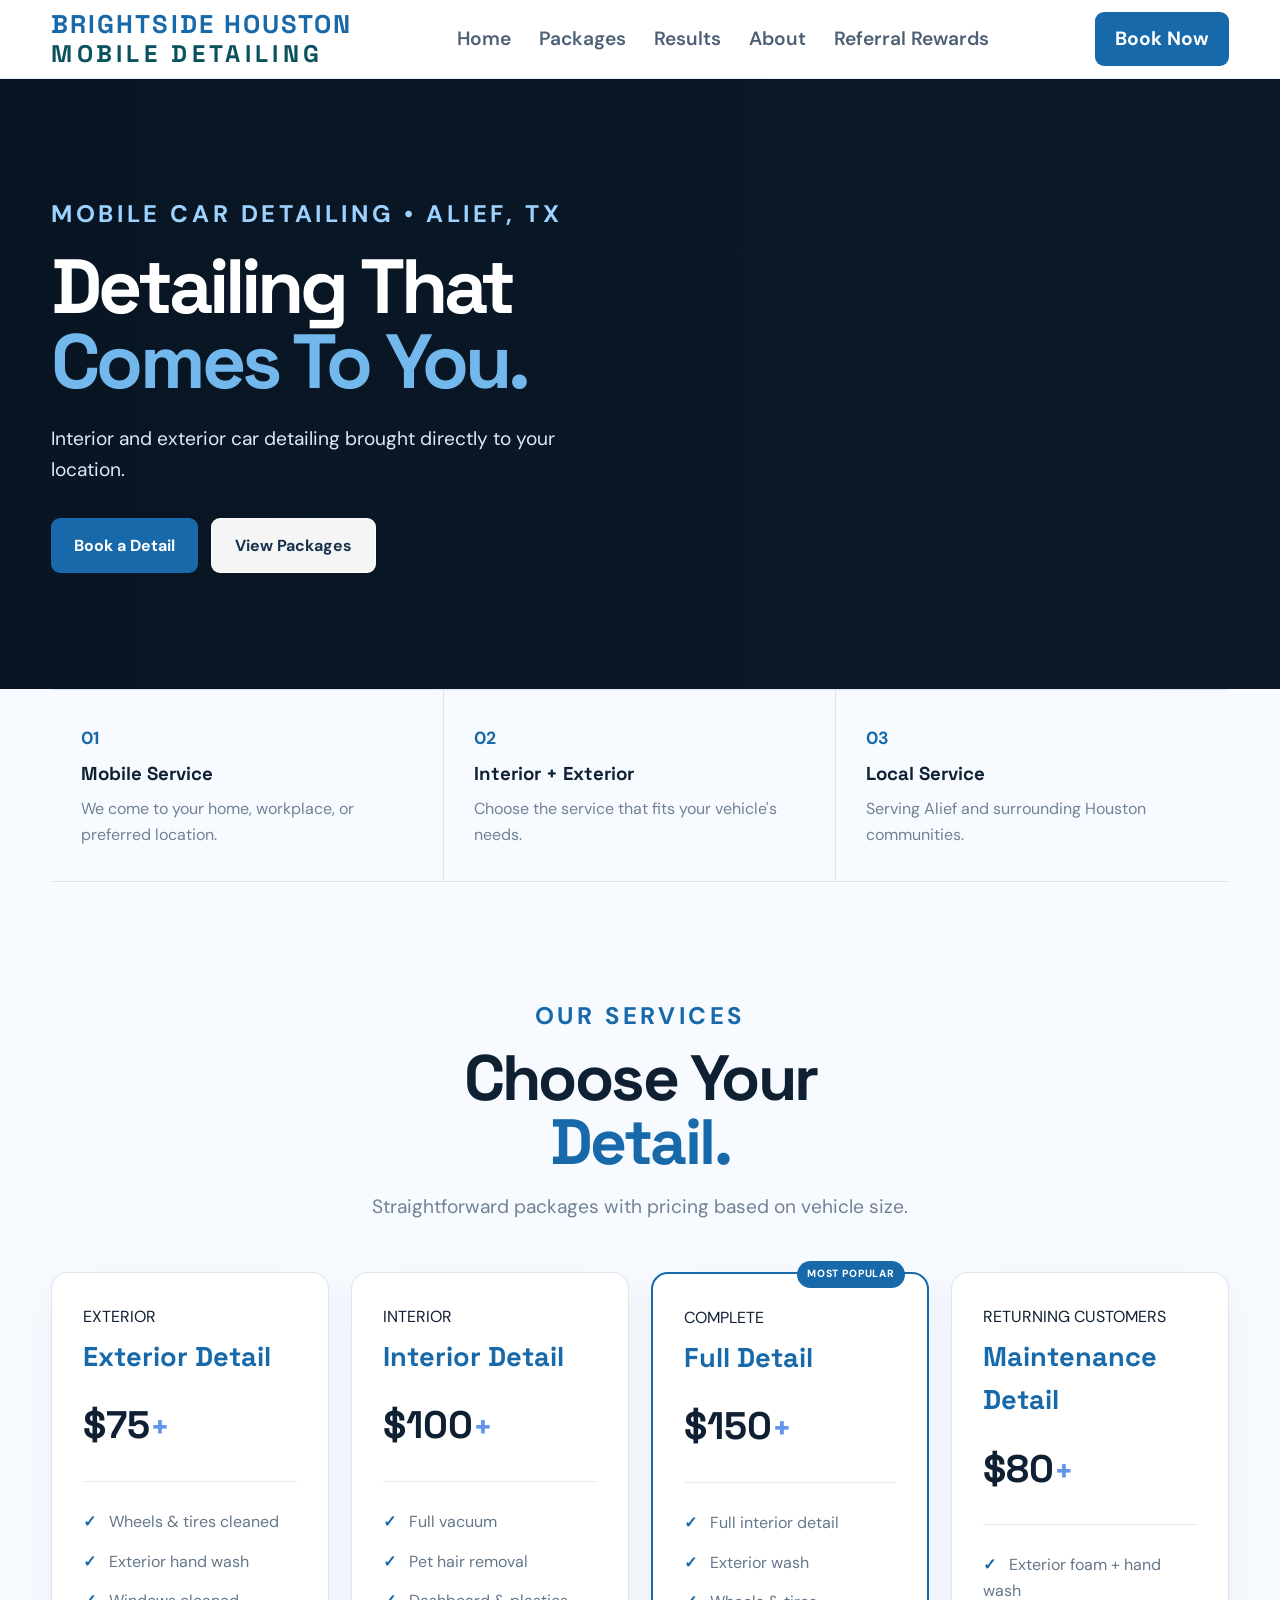
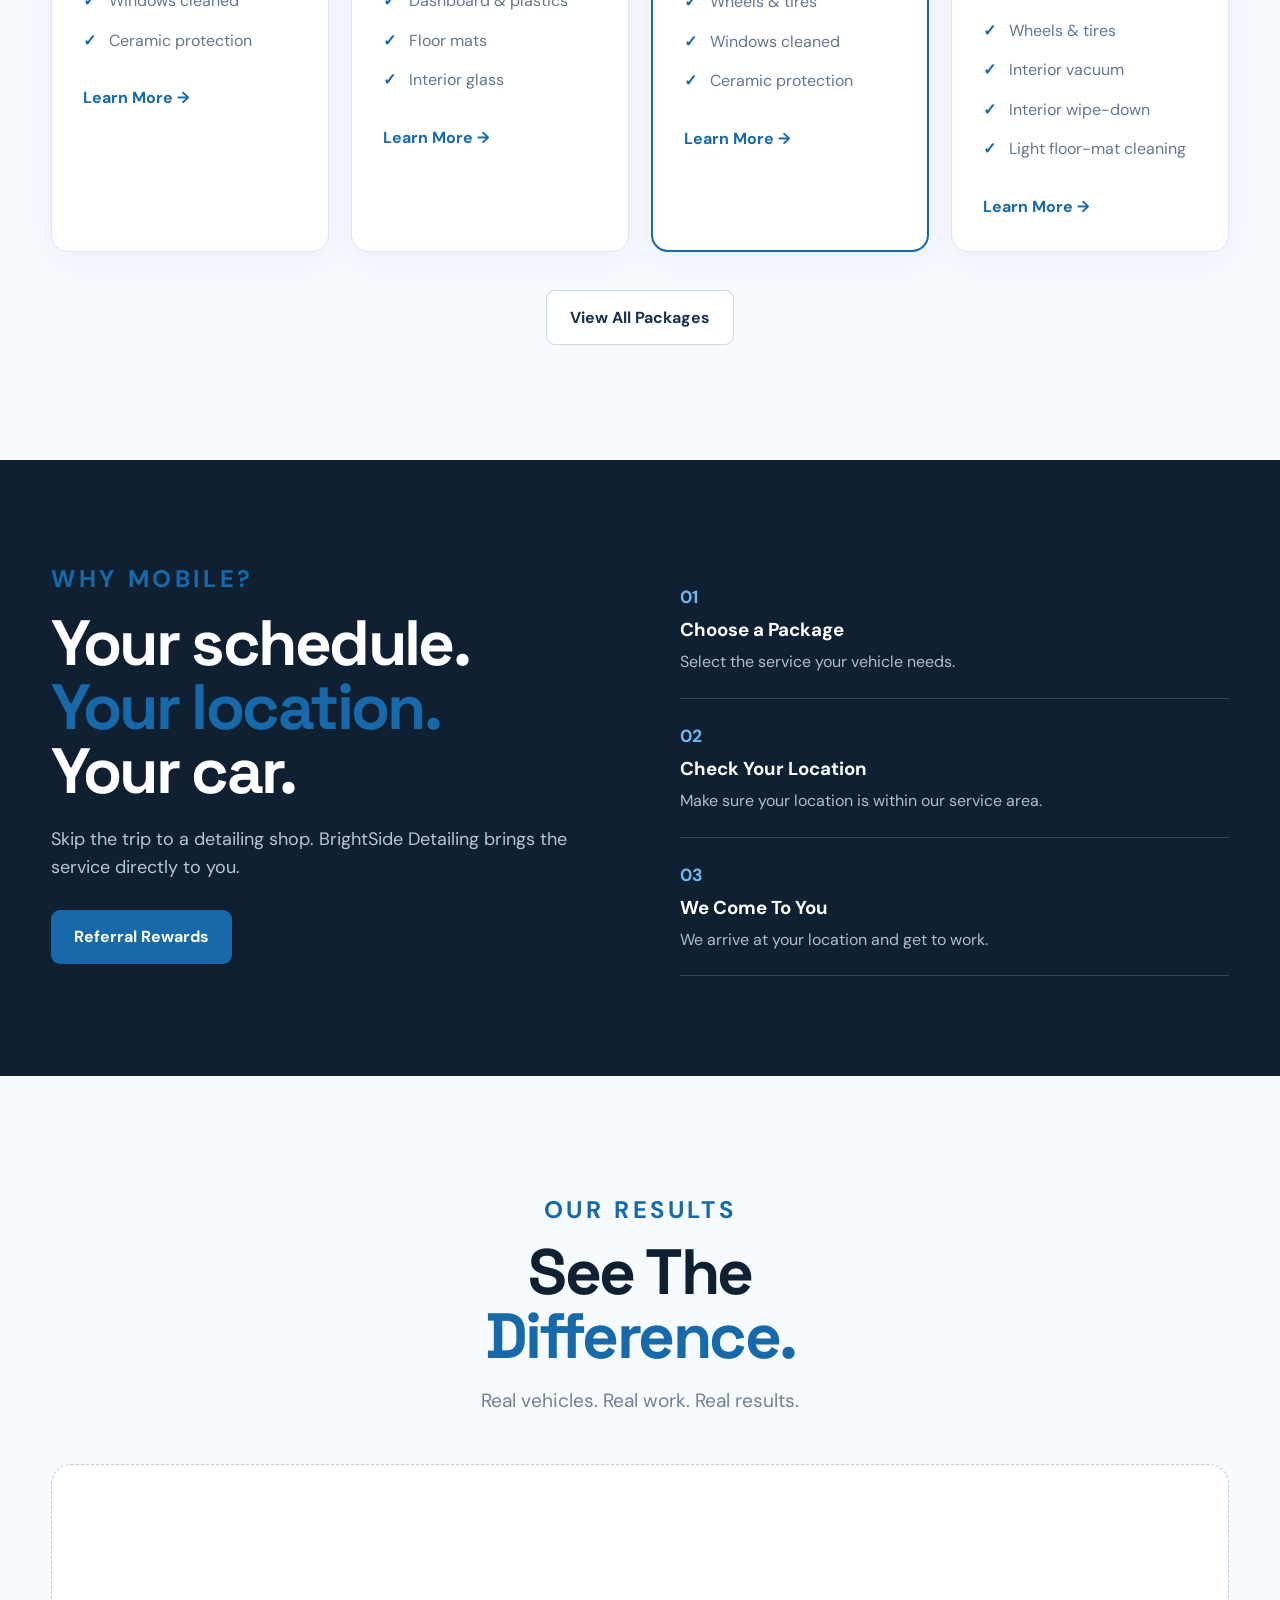
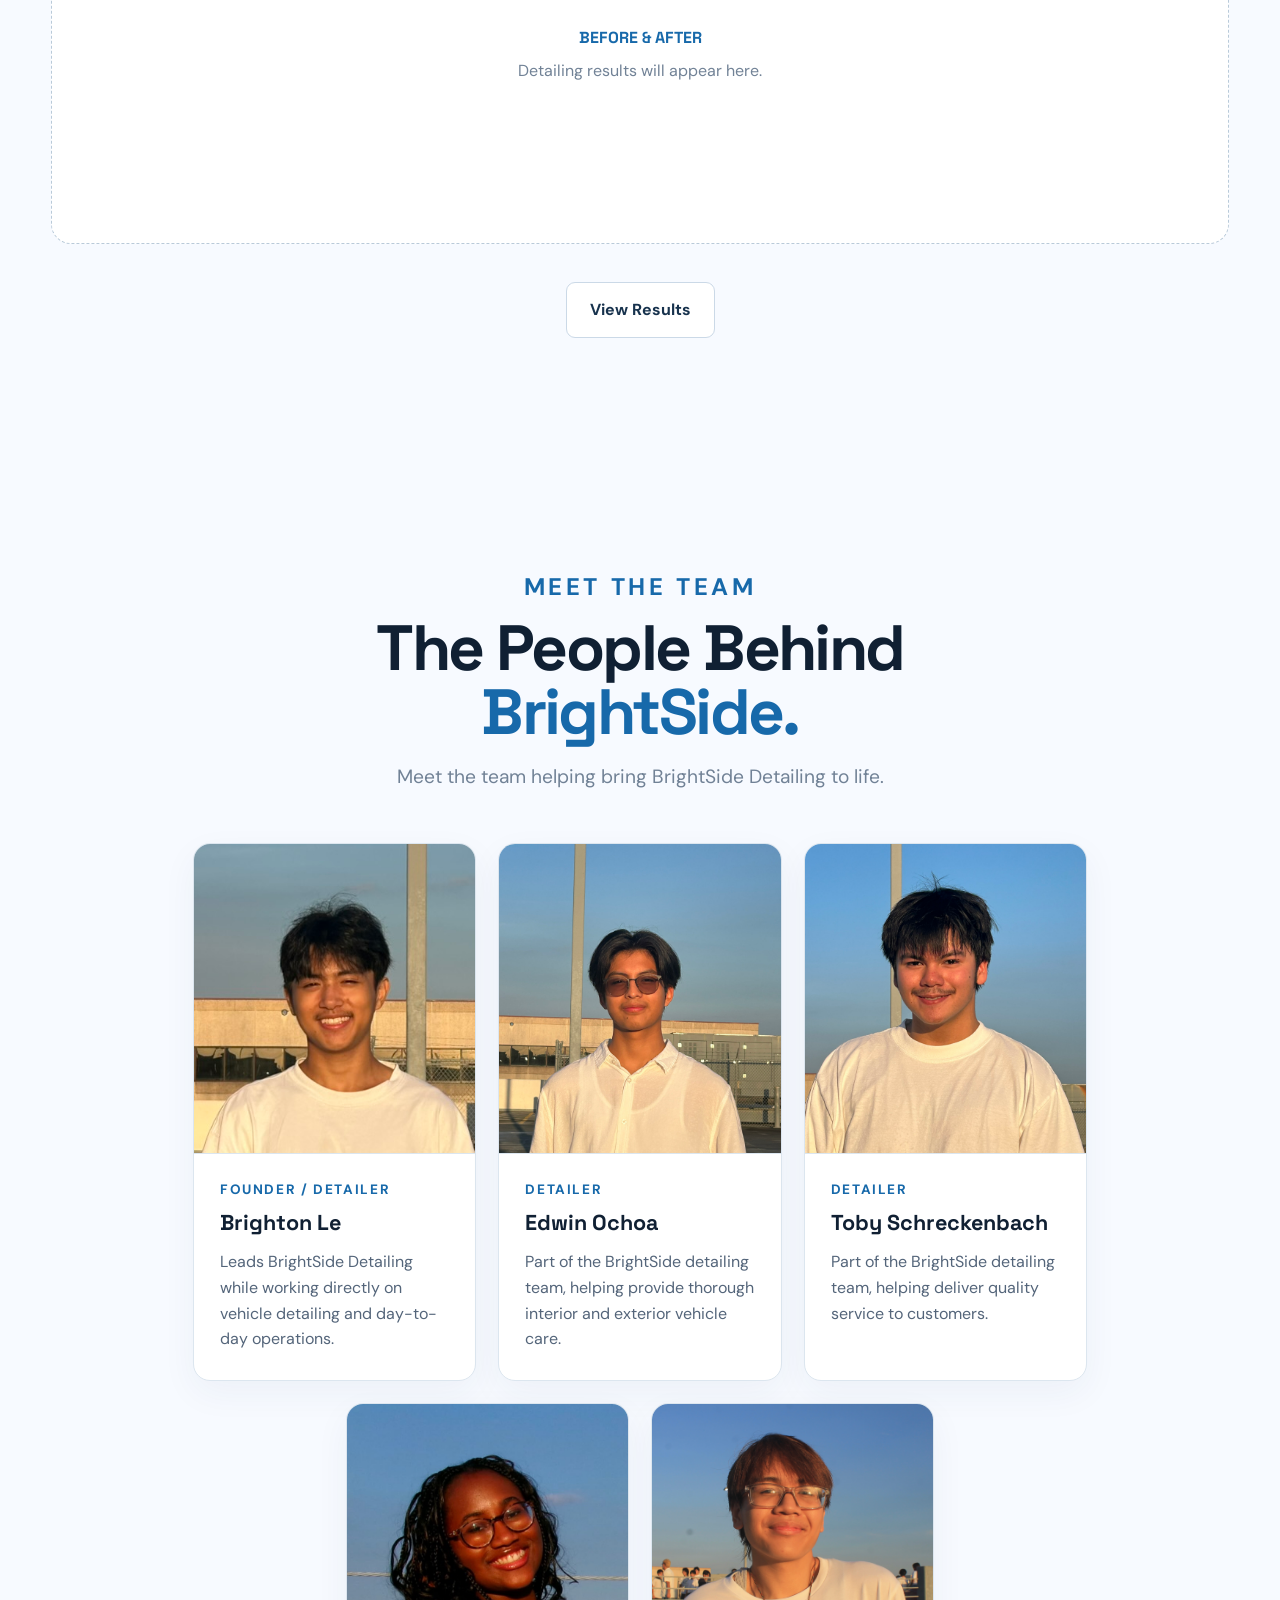
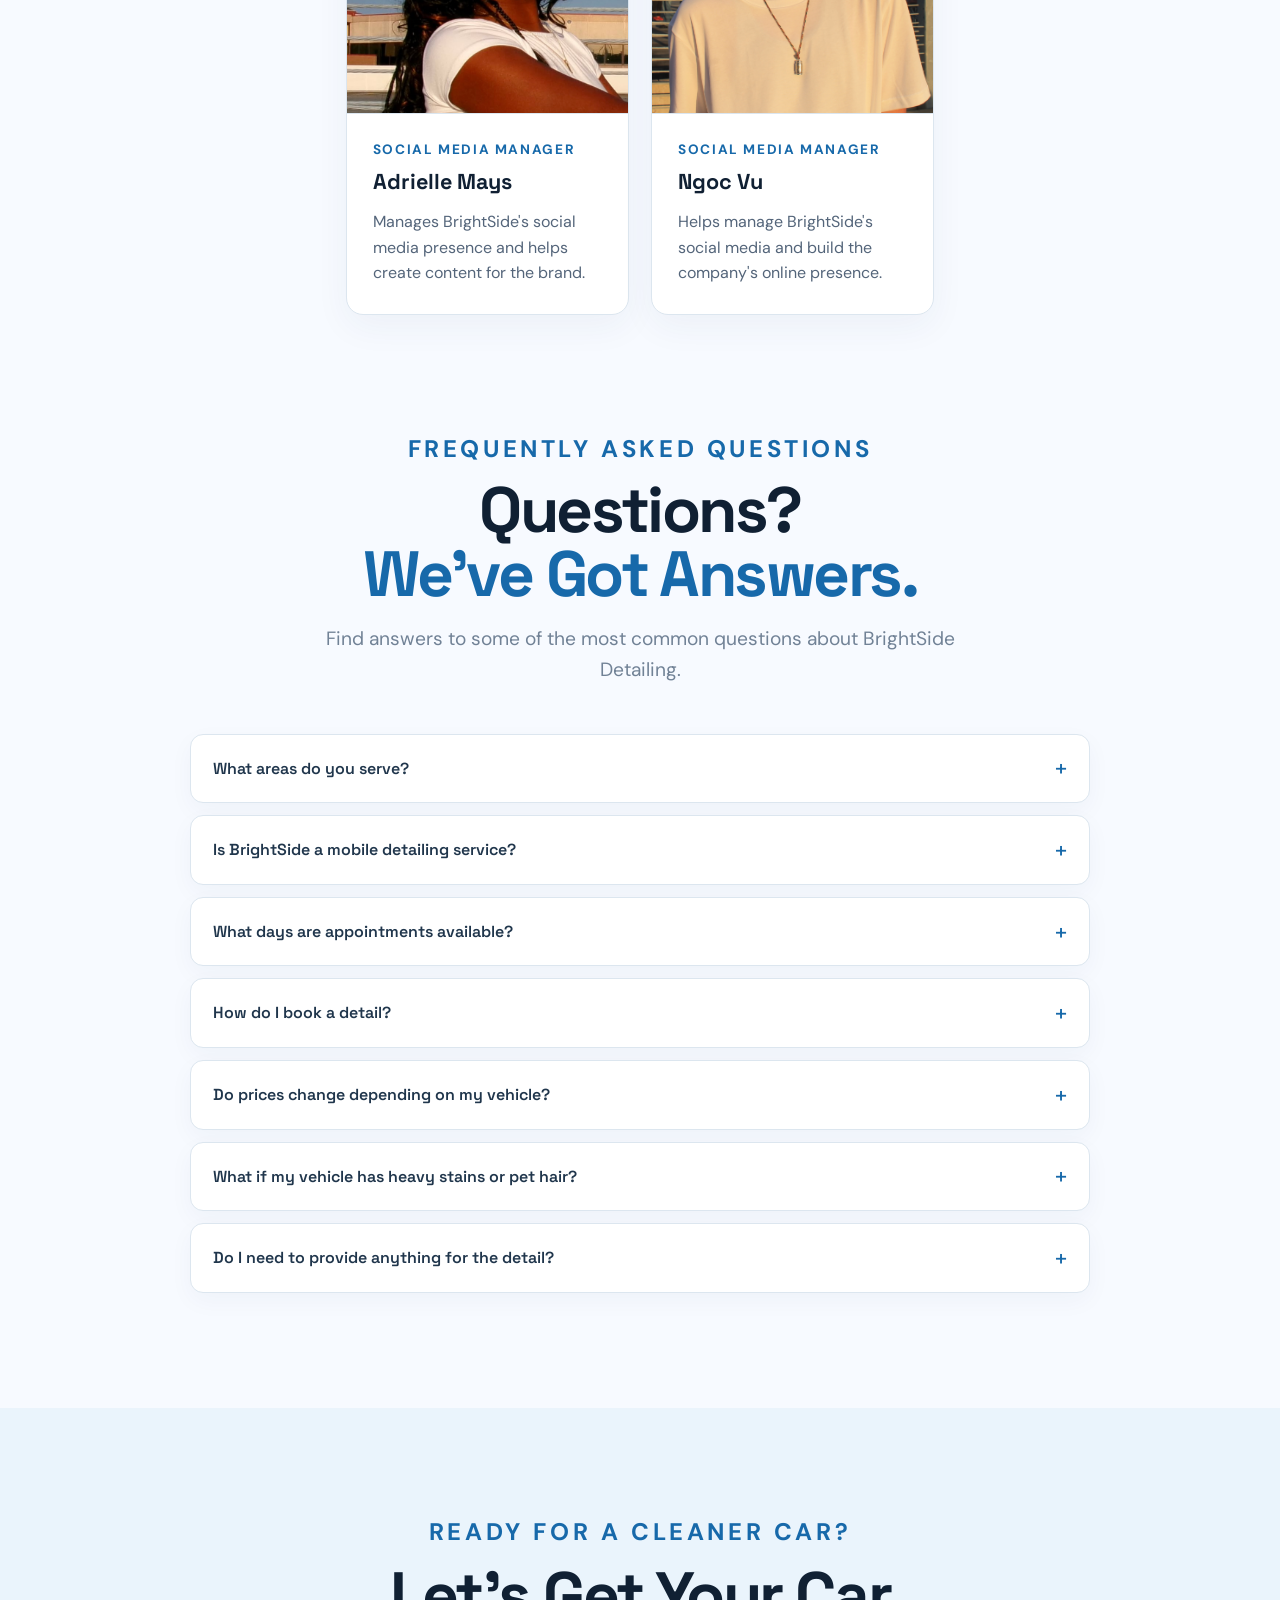
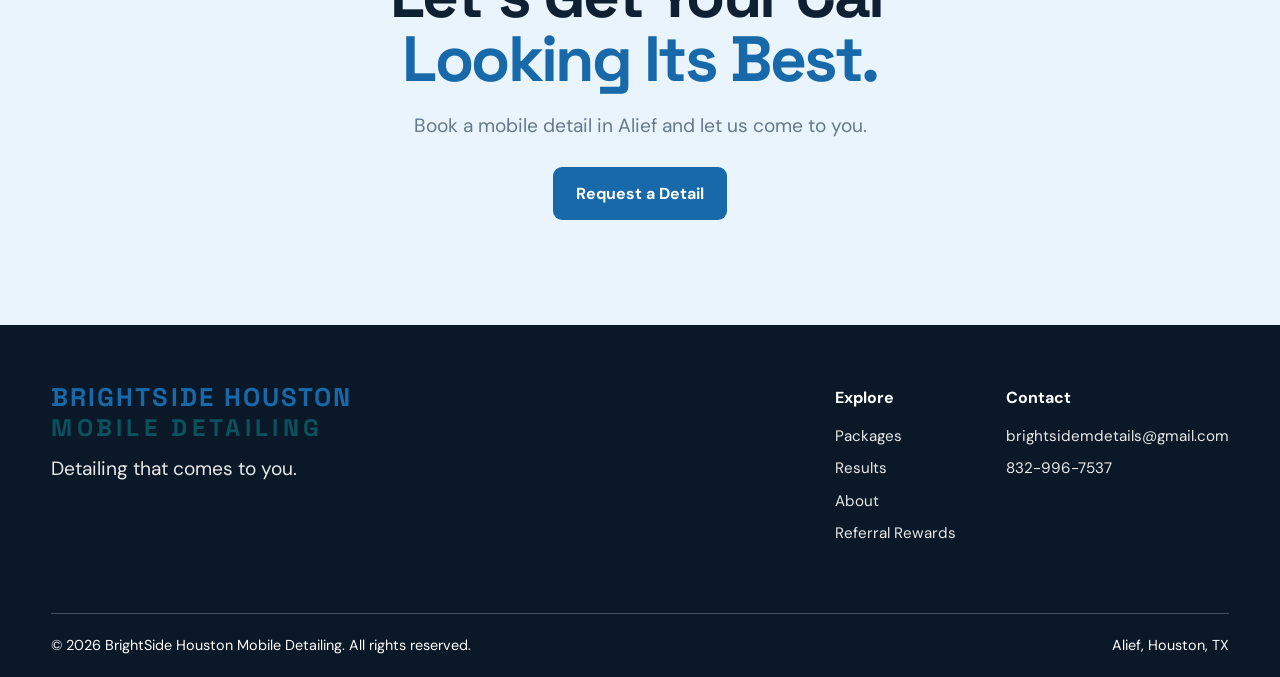
<file: index.html>
<!DOCTYPE html>
<html lang="en">

<head>

    <meta charset="UTF-8">

    <meta
        name="viewport"
        content="width=device-width, initial-scale=1.0"
    >

    <title>
        BrightSide Houston Detailing | Mobile Car Detailing
    </title>
    <link rel="icon" type="image/png" href="/favicon.png">

    <meta
        name="description"
        content="BrightSide Detailing provides mobile car detailing in Alief and surrounding Houston areas."
    >

    <link rel="preconnect" href="https://fonts.googleapis.com">

    <link
        rel="preconnect"
        href="https://fonts.gstatic.com"
        crossorigin
    >

    <link
        href="https://fonts.googleapis.com/css2?family=DM+Sans:wght@400;500;600;700&family=Space+Grotesk:wght@500;600;700&display=swap"
        rel="stylesheet"
    >

    <link
        rel="stylesheet"
        href="style.css"
    >

</head>


<body>


<header class="navbar">

       <div class="nav-container">

        <a
            href="../"
            class="logo"
        >

            <span>
                BRIGHTSIDE HOUSTON
            </span>

            <small>
                MOBILE DETAILING
            </small>

        </a>


        <nav class="nav-links">

            <a href="index.html">
                Home
            </a>

            <a href="packages/">
                Packages
            </a>

            <a href="results/">
                Results
            </a>

            <a href="about/">
                About
            </a>

            <a href="how-it-works/">
                Referral Rewards
            </a>

        </nav>


        <a
            href="booking/"
            class="nav-button"
        >
            Book Now
        </a>


        <button
            class="menu-button"
            id="menuButton"
            type="button"
            aria-label="Open navigation menu"
        >
            ☰
        </button>

    </div>

</header>



<main>



<!-- =========================================
     HERO
     Background video behind the text and logo
========================================= -->

<section class="hero">


    <video
        class="hero-background-video"
        autoplay
        muted
        loop
        playsinline
        preload="metadata"
        aria-hidden="true"
        tabindex="-1"
    >
        <source
            src="videos/detailing-hero.mp4"
            type="video/mp4"
        >
    </video>

    <!-- Dark overlay keeps the content readable. -->
    <div
        class="hero-video-overlay"
        aria-hidden="true"
    ></div>


    <!-- Hero text and buttons -->
    <div class="hero-content">

        <p class="eyebrow">
            MOBILE CAR DETAILING • ALIEF, TX
        </p>

        <h1>
            Detailing That

            <span>
                Comes To You.
            </span>
        </h1>

        <p class="hero-text">
            Interior and exterior car detailing
            brought directly to your location.
        </p>

        <div class="hero-buttons">

            <a
                href="booking/"
                class="primary-button"
            >
                Book a Detail
            </a>

            <a
                href="packages/"
                class="secondary-button"
            >
                View Packages
            </a>

        </div>

    </div>

</section>




<!-- BENEFITS -->

<section class="benefits">

    <div class="benefit">

        <span class="benefit-number">
            01
        </span>

        <h3>
            Mobile Service
        </h3>

        <p>
            We come to your home, workplace,
            or preferred location.
        </p>

    </div>


    <div class="benefit">

        <span class="benefit-number">
            02
        </span>

        <h3>
            Interior + Exterior
        </h3>

        <p>
            Choose the service that fits
            your vehicle's needs.
        </p>

    </div>


    <div class="benefit">

        <span class="benefit-number">
            03
        </span>

        <h3>
            Local Service
        </h3>

        <p>
            Serving Alief and surrounding
            Houston communities.
        </p>

    </div>

</section>



<!-- SERVICES -->

<section class="packages-preview">

    <div class="section-heading">

        <p class="eyebrow">
            OUR SERVICES
        </p>

        <h2>

            Choose Your

            <span>
                Detail.
            </span>

        </h2>

        <p>
            Straightforward packages with
            pricing based on vehicle size.
        </p>

    </div>



    <div class="package-grid">


        <article class="package-card">

            <div class="package-top">

                <p class="package-label">
                    EXTERIOR
                </p>

                <h3>
                    Exterior Detail
                </h3>

                <p class="price">
                    $75<span>+</span>
                </p>

            </div>


            <ul>

                <li>
                    Wheels & tires cleaned
                </li>

                <li>
                    Exterior hand wash
                </li>

                <li>
                    Windows cleaned
                </li>

                <li>
                    Ceramic protection
                </li>

            </ul>


            <a
                href="packages/"
                class="card-link"
            >
                Learn More →
            </a>

        </article>



        <article class="package-card">

            <div class="package-top">

                <p class="package-label">
                    INTERIOR
                </p>

                <h3>
                    Interior Detail
                </h3>

                <p class="price">
                    $100<span>+</span>
                </p>

            </div>


            <ul>

                <li>
                    Full vacuum
                </li>

                <li>
                    Pet hair removal
                </li>

                <li>
                    Dashboard & plastics
                </li>

                <li>
                    Floor mats
                </li>

                <li>
                    Interior glass
                </li>

            </ul>


            <a
                href="packages/"
                class="card-link"
            >
                Learn More →
            </a>

        </article>



        <article class="package-card featured">

            <div class="popular">
                MOST POPULAR
            </div>


            <div class="package-top">

                <p class="package-label">
                    COMPLETE
                </p>

                <h3>
                    Full Detail
                </h3>

                <p class="price">
                    $150<span>+</span>
                </p>

            </div>


            <ul>

                <li>
                    Full interior detail
                </li>

                <li>
                    Exterior wash
                </li>

                <li>
                    Wheels & tires
                </li>

                <li>
                    Windows cleaned
                </li>

                <li>
                    Ceramic protection
                </li>

            </ul>


            <a
                href="packages/"
                class="card-link"
            >
                Learn More →
            </a>

        </article>



        <article class="package-card">

            <div class="package-top">

                <p class="package-label">
                    RETURNING CUSTOMERS
                </p>

                <h3>
                    Maintenance Detail
                </h3>

                <p class="price">
                    $80<span>+</span>
                </p>

            </div>


            <ul>

                <li>
                    Exterior foam + hand wash
                </li>

                <li>
                    Wheels & tires
                </li>

                <li>
                    Interior vacuum
                </li>

                <li>
                    Interior wipe-down
                </li>

                <li>
                    Light floor-mat cleaning
                </li>

            </ul>


            <a
                href="packages/"
                class="card-link"
            >
                Learn More →
            </a>

        </article>

    </div>


    <div class="center-button">

        <a
            href="packages/"
            class="secondary-button"
        >
            View All Packages
        </a>

    </div>

</section>



<!-- MOBILE -->

<section class="mobile-section">

    <div class="mobile-text">

        <p class="eyebrow">
            WHY MOBILE?
        </p>


        <h2>

            Your schedule.

            <span>
                Your location.
            </span>

            Your car.

        </h2>


        <p>

            Skip the trip to a detailing shop.
            BrightSide Detailing brings the
            service directly to you.

        </p>


        <a
            href="how-it-works/"
            class="primary-button"
        >
            Referral Rewards
        </a>

    </div>



    <div class="mobile-info">


        <div>

            <span>
                01
            </span>

            <h3>
                Choose a Package
            </h3>

            <p>
                Select the service your
                vehicle needs.
            </p>

        </div>


        <div>

            <span>
                02
            </span>

            <h3>
                Check Your Location
            </h3>

            <p>
                Make sure your location
                is within our service area.
            </p>

        </div>


        <div>

            <span>
                03
            </span>

            <h3>
                We Come To You
            </h3>

            <p>
                We arrive at your location
                and get to work.
            </p>

        </div>

    </div>

</section>



<!-- RESULTS -->

<section class="results-preview">

    <div class="section-heading">

        <p class="eyebrow">
            OUR RESULTS
        </p>


        <h2>

            See The

            <span>
                Difference.
            </span>

        </h2>


        <p>
            Real vehicles. Real work.
            Real results.
        </p>

    </div>


    <div class="results-placeholder">

        <div>

            <strong>
                BEFORE & AFTER
            </strong>

            <p>
                Detailing results will
                appear here.
            </p>

        </div>

    </div>


    <div class="center-button">

        <a
            href="results/"
            class="secondary-button"
        >
            View Results
        </a>

    </div>

</section>



<!-- MEET THE TEAM -->

<section class="team-section">

    <div class="section-heading">

        <p class="eyebrow">
            MEET THE TEAM
        </p>


        <h2>

            The People Behind

            <span>
                BrightSide.
            </span>

        </h2>


        <p>
            Meet the team helping bring BrightSide
            Detailing to life.
        </p>

    </div>



    <div class="team-grid">


        <article class="team-card">

            <div class="team-image">

                <img
                    src="images/team/brighton.JPEG"
                    alt="Headshot of Brighton Le"
                >

            </div>


            <div class="team-info">

                <p class="team-role">
                    FOUNDER / DETAILER
                </p>

                <h3>
                    Brighton Le
                </h3>

                <p>
                    Leads BrightSide Detailing while
                    working directly on vehicle detailing
                    and day-to-day operations.
                </p>

            </div>

        </article>



        <article class="team-card">

            <div class="team-image">

                <img
                    src="images/team/edwin-ochoa.JPEG"
                    alt="Headshot of Edwin Ochoa"
                >

            </div>


            <div class="team-info">

                <p class="team-role">
                    DETAILER
                </p>

                <h3>
                    Edwin Ochoa
                </h3>

                <p>
                    Part of the BrightSide detailing team,
                    helping provide thorough interior and
                    exterior vehicle care.
                </p>

            </div>

        </article>



        <article class="team-card">

            <div class="team-image">

                <img
                    src="images/team/toby-schreckenbach.JPEG"
                    alt="Headshot of Toby Schreckenbach"
                >

            </div>


            <div class="team-info">

                <p class="team-role">
                    DETAILER
                </p>

                <h3>
                    Toby Schreckenbach
                </h3>

                <p>
                    Part of the BrightSide detailing team,
                    helping deliver quality service to
                    customers.
                </p>

            </div>

        </article>



        <article class="team-card">

            <div class="team-image">

                <img
                    src="images/team/adrielle-mays.JPEG"
                    alt="Headshot of Adrielle Mays"
                >

            </div>


            <div class="team-info">

                <p class="team-role">
                    SOCIAL MEDIA MANAGER
                </p>

                <h3>
                    Adrielle Mays
                </h3>

                <p>
                    Manages BrightSide's social media
                    presence and helps create content
                    for the brand.
                </p>

            </div>

        </article>



        <article class="team-card">

            <div class="team-image">

                <img
                    src="images/team/ngoc.JPEG"
                    alt="Headshot of Ngoc Vu"
                >

            </div>


            <div class="team-info">

                <p class="team-role">
                    SOCIAL MEDIA MANAGER
                </p>

                <h3>
                    Ngoc Vu
                </h3>

                <p>
                    Helps manage BrightSide's social
                    media and build the company's
                    online presence.
                </p>

            </div>

        </article>

    </div>

</section>



<!-- FAQ -->

<section class="faq-section">

    <div class="section-heading">

        <p class="eyebrow">
            FREQUENTLY ASKED QUESTIONS
        </p>


        <h2>

            Questions?

            <span>
                We've Got Answers.
            </span>

        </h2>


        <p>
            Find answers to some of the most common
            questions about BrightSide Detailing.
        </p>

    </div>



    <div class="faq-list">


        <details class="faq-item">

            <summary>
                What areas do you serve?
            </summary>

            <div class="faq-answer">

                <p>
                    BrightSide Detailing serves Alief
                    and surrounding Houston communities
                    within approximately 20 miles of our
                    service area.
                </p>

            </div>

        </details>



        <details class="faq-item">

            <summary>
                Is BrightSide a mobile detailing service?
            </summary>

            <div class="faq-answer">

                <p>
                    Yes. We bring the detailing service
                    directly to your home, workplace, or
                    another eligible location.
                </p>

            </div>

        </details>



        <details class="faq-item">

            <summary>
                What days are appointments available?
            </summary>

            <div class="faq-answer">

                <p>
                    BrightSide currently offers detailing
                    appointments on weekends. Available
                    dates and times can be viewed through
                    our online booking system.
                </p>

            </div>

        </details>



        <details class="faq-item">

            <summary>
                How do I book a detail?
            </summary>

            <div class="faq-answer">

                <p>
                    Start by visiting our booking page.
                    Enter your service location to make
                    sure it is within our service area,
                    then continue to schedule your detail.
                </p>

            </div>

        </details>



        <details class="faq-item">

            <summary>
                Do prices change depending on my vehicle?
            </summary>

            <div class="faq-answer">

                <p>
                    Yes. Pricing varies based on vehicle
                    size and may vary depending on the
                    condition of the vehicle. Any additional
                    charges will be confirmed before service.
                </p>

            </div>

        </details>



        <details class="faq-item">

            <summary>
                What if my vehicle has heavy stains or pet hair?
            </summary>

            <div class="faq-answer">

                <p>
                    Additional charges may apply for heavy
                    staining, excessive pet hair, or unusually
                    dirty vehicles. Final pricing will be
                    confirmed before service.
                </p>

            </div>

        </details>



        <details class="faq-item">

            <summary>
                Do I need to provide anything for the detail?
            </summary>

            <div class="faq-answer">

                <p>
                    Details about service requirements and
                    your appointment will be provided during
                    the booking process.
                </p>

            </div>

        </details>



    </div>

</section>



<!-- CTA -->

<section class="cta">

    <p class="eyebrow">
        READY FOR A CLEANER CAR?
    </p>


    <h2>

        Let's Get Your Car

        <span>
            Looking Its Best.
        </span>

    </h2>


    <p>
        Book a mobile detail in Alief
        and let us come to you.
    </p>


    <a
        href="booking/"
        class="primary-button"
    >
        Request a Detail
    </a>

</section>


</main>



<footer>

    <div class="footer-container">


        <div class="footer-brand">

            <a
                href="index.html"
                class="logo"
            >

                <span>
                    BRIGHTSIDE HOUSTON
                </span>

                <small>
                    MOBILE DETAILING
                </small>

            </a>


            <p>
                Detailing that comes to you.
            </p>

        </div>



        <div class="footer-links">


            <div>

                <h4>
                    Explore
                </h4>

                <a href="packages/">
                    Packages
                </a>

                <a href="results/">
                    Results
                </a>

                <a href="about/">
                    About
                </a>

                <a href="how-it-works/">
                    Referral Rewards
                </a>

            </div>



            <div>

                <h4>
                    Contact
                </h4>

                <a href="mailto:brightsidemdetails@gmail.com">
                    brightsidemdetails@gmail.com
                </a>

                <a href="tel:8329967537">
                    832-996-7537
                </a>

            </div>


        </div>

    </div>



    <div class="footer-bottom">

        <p>
            © 2026 BrightSide Houston Mobile Detailing.
            All rights reserved.
        </p>

        <p>
            Alief, Houston, TX
        </p>

    </div>

</footer>



<script src="script.js"></script>

</body>

</html>
</file>
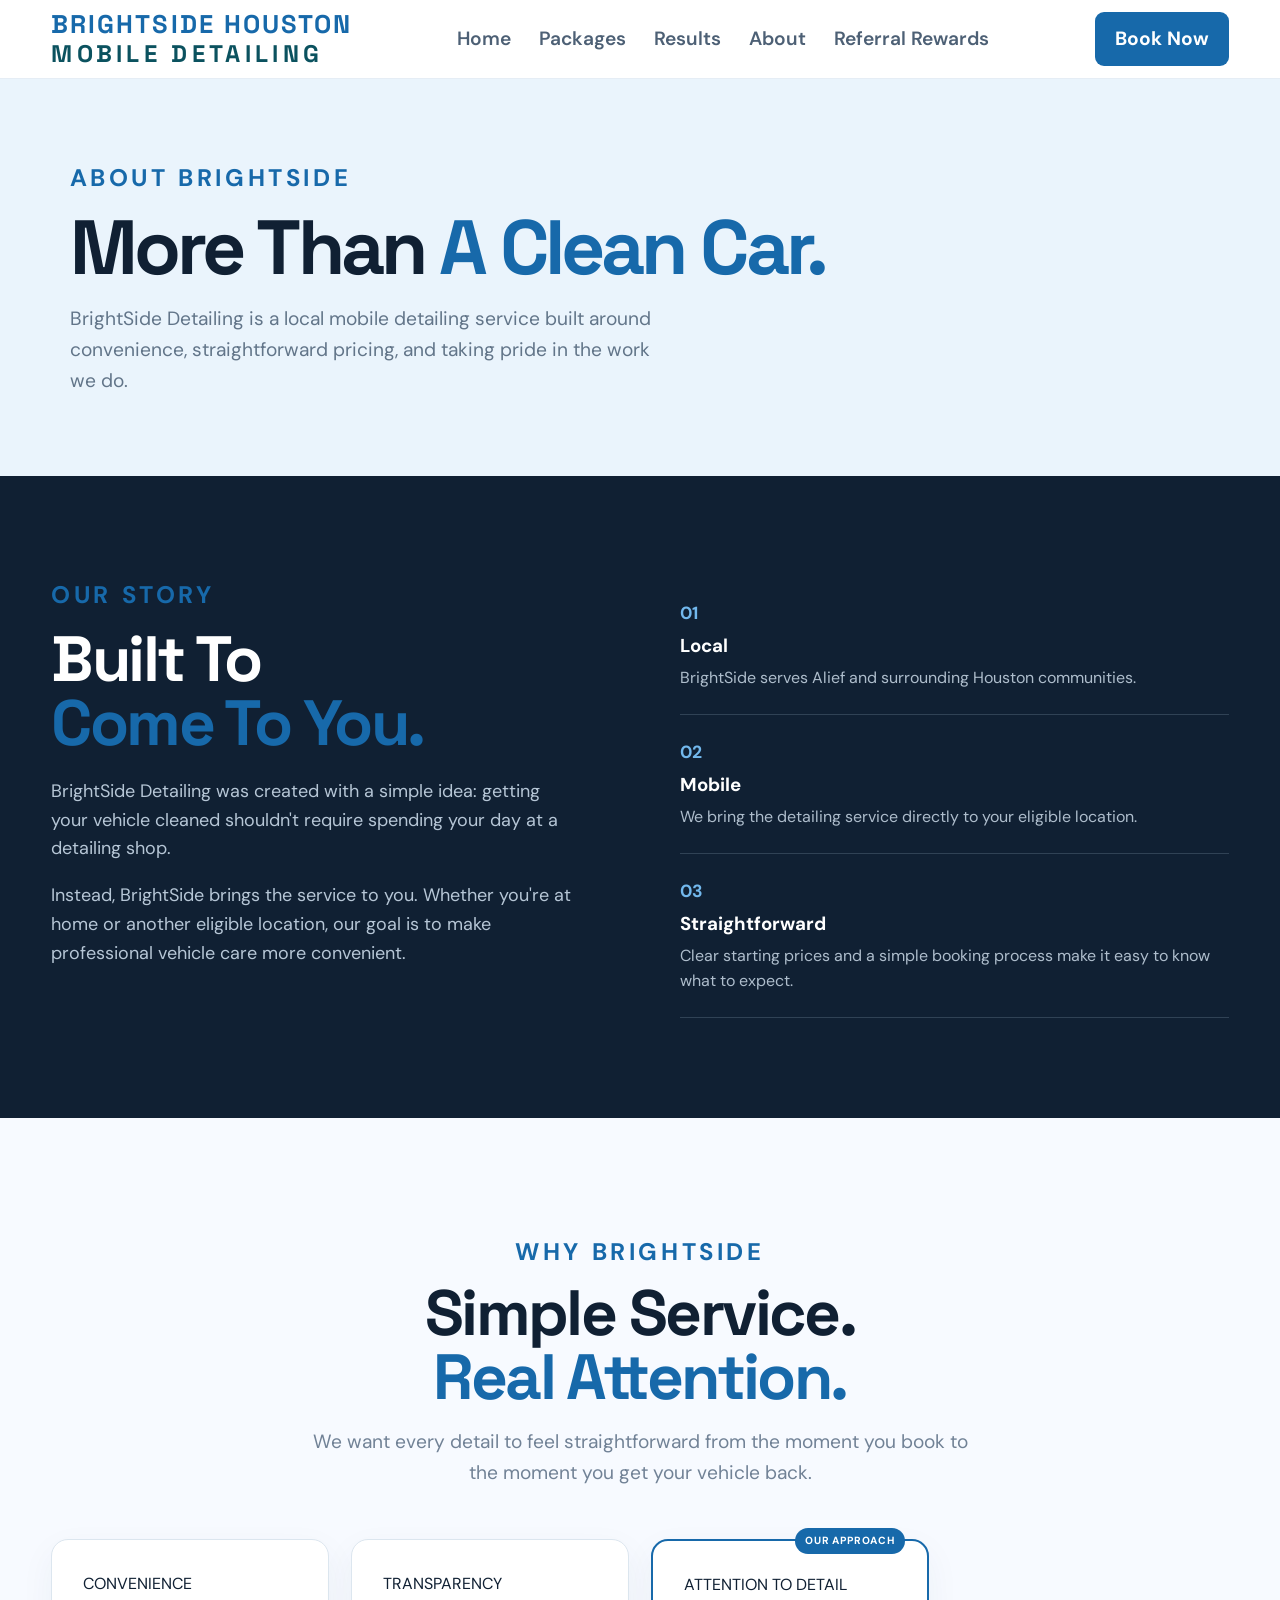
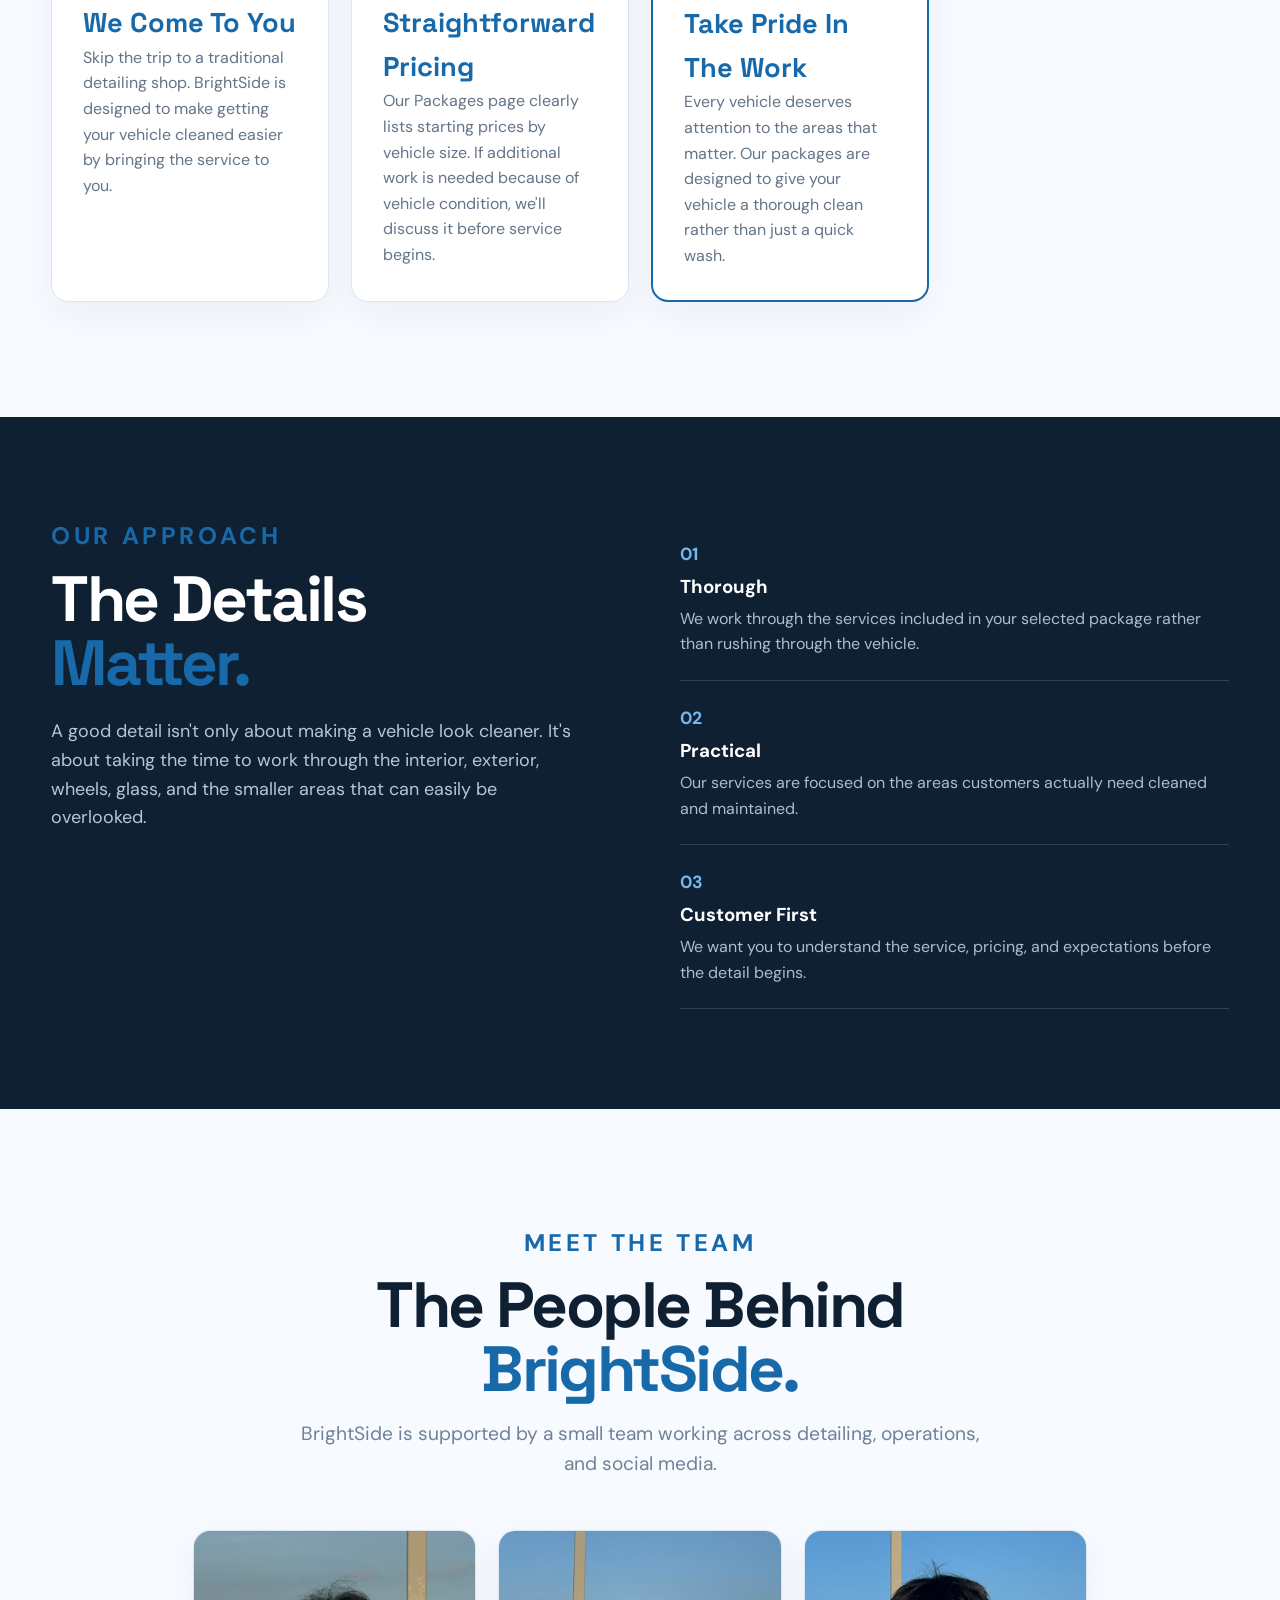
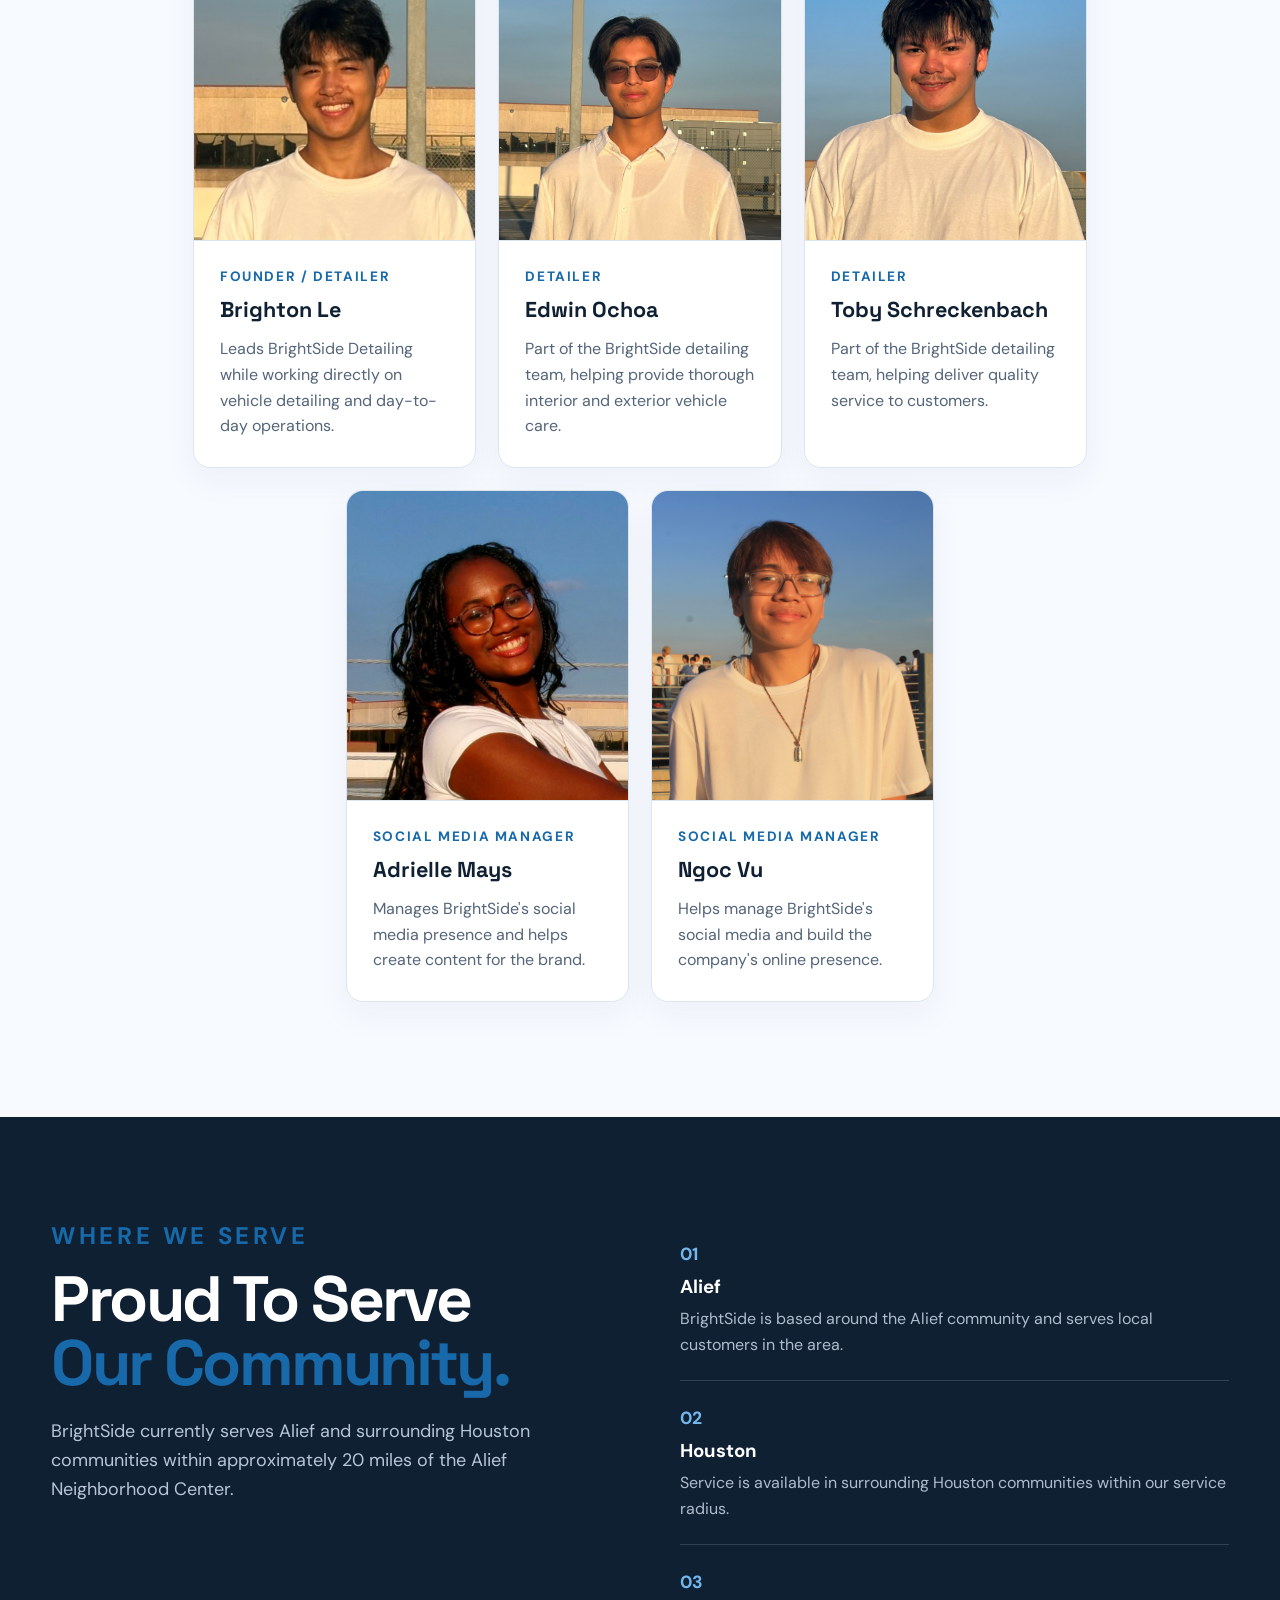
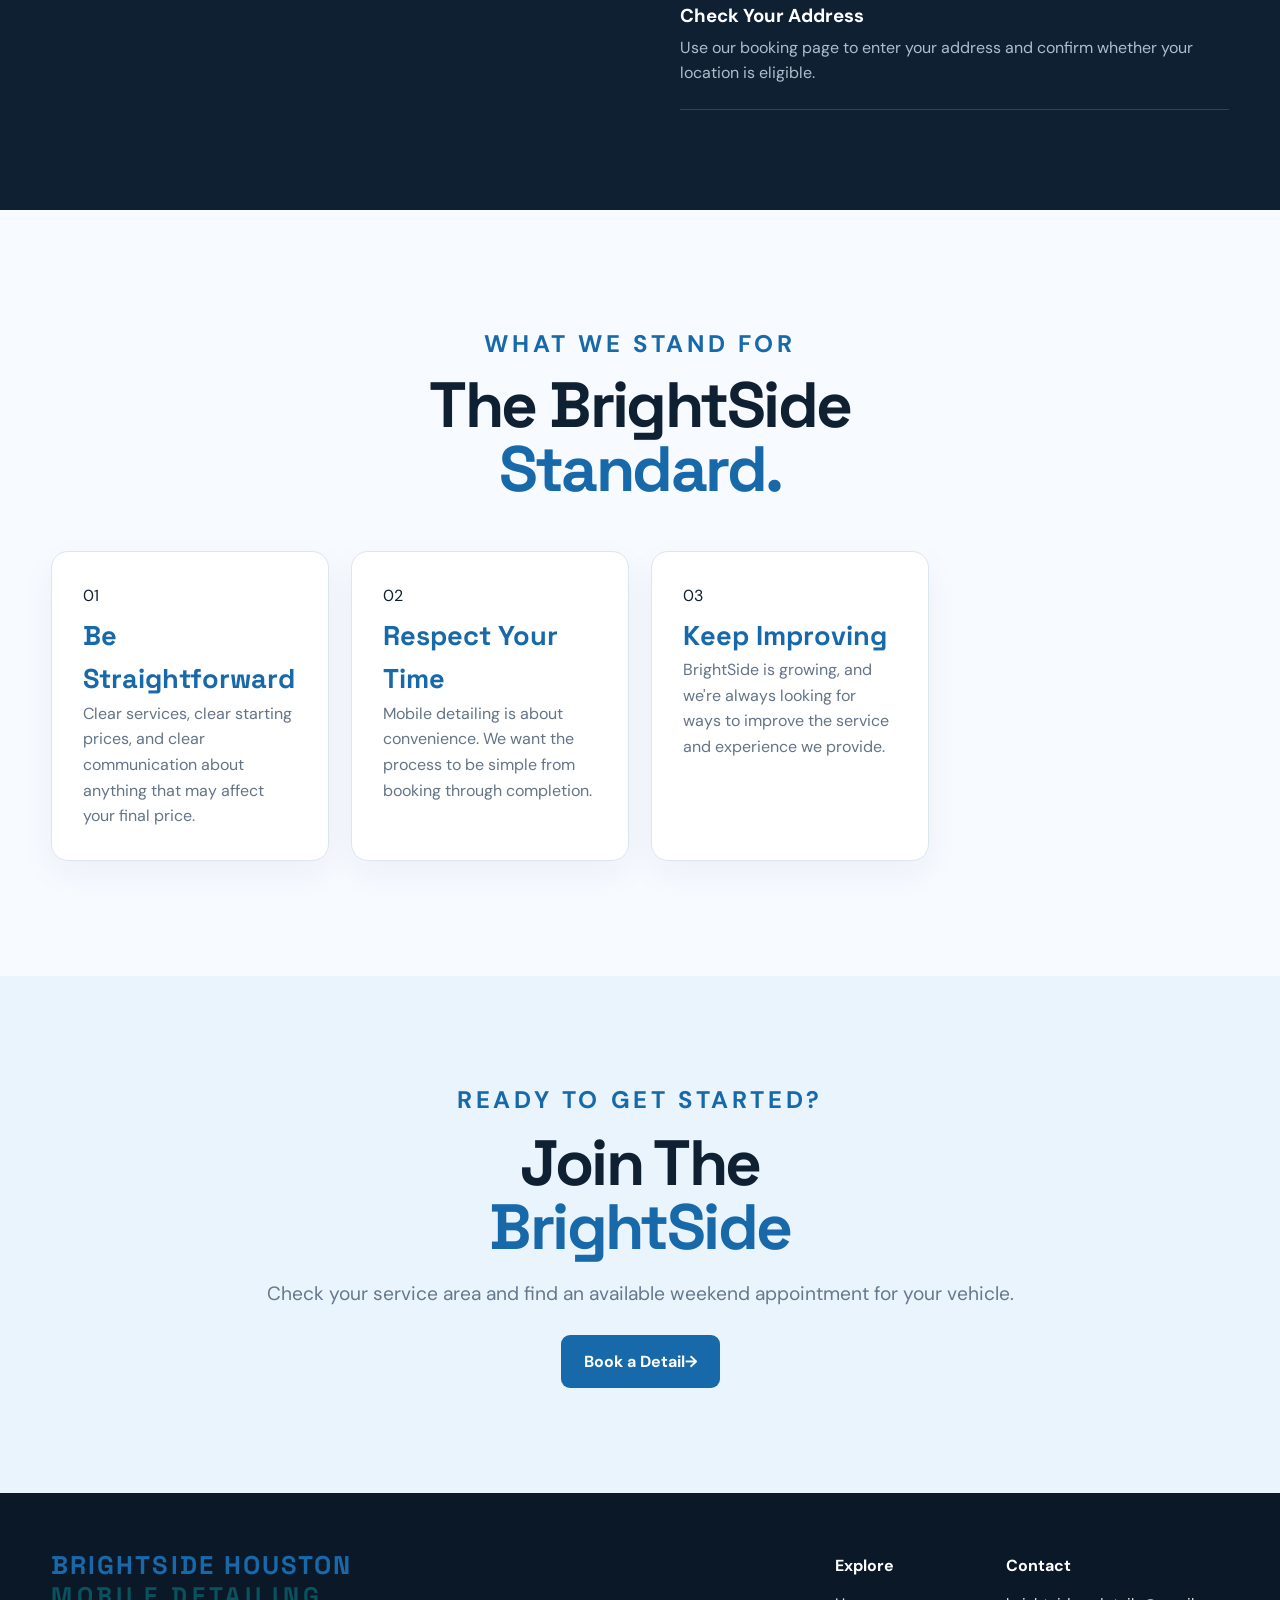
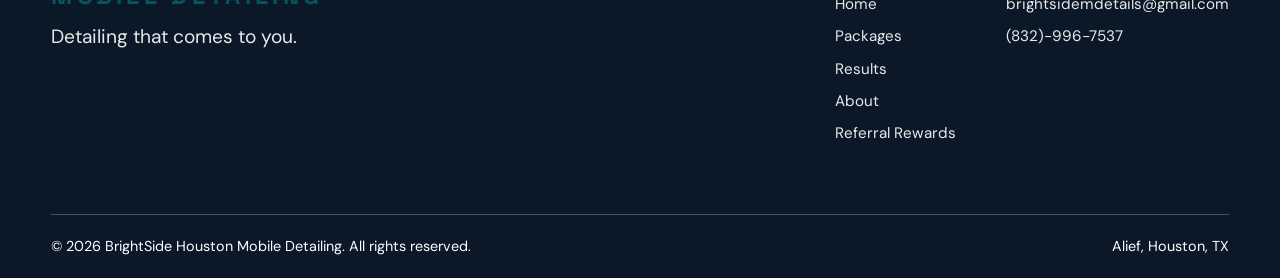
<file: about/index.html>
<!DOCTYPE html>
<html lang="en">

<head>

    <meta charset="UTF-8">

    <meta
        name="viewport"
        content="width=device-width, initial-scale=1.0"
    >

    <title>
        About | BrightSide Houston Mobile Detailing
    </title>
    <link rel="icon" type="image/png" href="/favicon.png">

    <meta
        name="description"
        content="Learn more about BrightSide Detailing, a local mobile car detailing service serving Alief and surrounding Houston communities."
    >

    <link rel="preconnect" href="https://fonts.googleapis.com">

    <link
        rel="preconnect"
        href="https://fonts.gstatic.com"
        crossorigin
    >

    <link
        href="https://fonts.googleapis.com/css2?family=DM+Sans:wght@400;500;600;700&family=Space+Grotesk:wght@400;500;600;700&display=swap"
        rel="stylesheet"
    >

    <link
        rel="stylesheet"
        href="../style.css"
    >

</head>


<body>


<!-- ======================================
     NAVIGATION
====================================== -->

<header class="navbar">

    <div class="nav-container">

        <a
            href="../index.html"
            class="logo"
        >

            <span>
                BRIGHTSIDE HOUSTON
            </span>

            <small>
                MOBILE DETAILING
            </small>

        </a>


        <nav class="nav-links">

            <a href="../index.html">
                Home
            </a>

            <a href="../packages/">
                Packages
            </a>

            <a href="../results/">
                Results
            </a>

            <a href="index.html">
                About
            </a>

            <a href="../how-it-works/">
                Referral Rewards
            </a>

        </nav>


        <a
            href="../booking/"
            class="nav-button"
        >
            Book Now
        </a>


        <button
            class="menu-button"
            id="menuButton"
            type="button"
            aria-label="Open navigation menu"
        >
            ☰
        </button>

    </div>

</header>



<!-- ======================================
     PAGE HERO
====================================== -->

<section class="booking-hero">

    <div class="booking-hero-content">

        <p class="eyebrow">
            ABOUT BRIGHTSIDE
        </p>

        <h1>
            More Than
            <span>A Clean Car.</span>
        </h1>

        <p>
            BrightSide Detailing is a local mobile
            detailing service built around convenience,
            straightforward pricing, and taking pride
            in the work we do.
        </p>

    </div>

</section>



<main>


<!-- ======================================
     OUR STORY
====================================== -->

<section class="mobile-section">

    <div class="mobile-text">

        <p class="eyebrow">
            OUR STORY
        </p>

        <h2>
            Built To
            <span>Come To You.</span>
        </h2>

        <p>
            BrightSide Detailing was created with a
            simple idea: getting your vehicle cleaned
            shouldn't require spending your day at a
            detailing shop.
        </p>

        <p style="margin-top: 18px;">
            Instead, BrightSide brings the service to
            you. Whether you're at home or another
            eligible location, our goal is to make
            professional vehicle care more convenient.
        </p>

    </div>


    <div class="mobile-info">

        <div>

            <span>
                01
            </span>

            <h3>
                Local
            </h3>

            <p>
                BrightSide serves Alief and surrounding
                Houston communities.
            </p>

        </div>


        <div>

            <span>
                02
            </span>

            <h3>
                Mobile
            </h3>

            <p>
                We bring the detailing service directly
                to your eligible location.
            </p>

        </div>


        <div>

            <span>
                03
            </span>

            <h3>
                Straightforward
            </h3>

            <p>
                Clear starting prices and a simple
                booking process make it easy to know
                what to expect.
            </p>

        </div>

    </div>

</section>



<!-- ======================================
     WHY BRIGHTSIDE
====================================== -->

<section class="packages-preview">

    <div class="section-heading">

        <p class="eyebrow">
            WHY BRIGHTSIDE
        </p>

        <h2>
            Simple Service.
            <span>Real Attention.</span>
        </h2>

        <p>
            We want every detail to feel straightforward
            from the moment you book to the moment you
            get your vehicle back.
        </p>

    </div>


    <div class="package-grid">


        <article class="package-card">

            <div class="package-top">

                <p class="package-label">
                    CONVENIENCE
                </p>

                <h3>
                    We Come To You
                </h3>

            </div>

            <p style="color: #647487;">
                Skip the trip to a traditional detailing
                shop. BrightSide is designed to make
                getting your vehicle cleaned easier
                by bringing the service to you.
            </p>

        </article>



        <article class="package-card">

            <div class="package-top">

                <p class="package-label">
                    TRANSPARENCY
                </p>

                <h3>
                    Straightforward Pricing
                </h3>

            </div>

            <p style="color: #647487;">
                Our Packages page clearly lists starting
                prices by vehicle size. If additional work
                is needed because of vehicle condition,
                we'll discuss it before service begins.
            </p>

        </article>



        <article class="package-card featured">

            <div class="popular">
                OUR APPROACH
            </div>

            <div class="package-top">

                <p class="package-label">
                    ATTENTION TO DETAIL
                </p>

                <h3>
                    Take Pride In The Work
                </h3>

            </div>

            <p style="color: #647487;">
                Every vehicle deserves attention to the
                areas that matter. Our packages are
                designed to give your vehicle a thorough
                clean rather than just a quick wash.
            </p>

        </article>

    </div>

</section>



<!-- ======================================
     OUR APPROACH
====================================== -->

<section class="mobile-section">

    <div class="mobile-text">

        <p class="eyebrow">
            OUR APPROACH
        </p>

        <h2>
            The Details
            <span>Matter.</span>
        </h2>

        <p>
            A good detail isn't only about making a
            vehicle look cleaner. It's about taking
            the time to work through the interior,
            exterior, wheels, glass, and the smaller
            areas that can easily be overlooked.
        </p>

    </div>


    <div class="mobile-info">

        <div>

            <span>
                01
            </span>

            <h3>
                Thorough
            </h3>

            <p>
                We work through the services included
                in your selected package rather than
                rushing through the vehicle.
            </p>

        </div>


        <div>

            <span>
                02
            </span>

            <h3>
                Practical
            </h3>

            <p>
                Our services are focused on the areas
                customers actually need cleaned and
                maintained.
            </p>

        </div>


        <div>

            <span>
                03
            </span>

            <h3>
                Customer First
            </h3>

            <p>
                We want you to understand the service,
                pricing, and expectations before the
                detail begins.
            </p>

        </div>

    </div>

</section>



<!-- ======================================
     MEET THE TEAM
====================================== -->

<section class="team-section">

    <div class="section-heading">

        <p class="eyebrow">
            MEET THE TEAM
        </p>

        <h2>
            The People Behind
            <span>BrightSide.</span>
        </h2>

        <p>
            BrightSide is supported by a small team
            working across detailing, operations,
            and social media.
        </p>

    </div>


    <div class="team-grid">


        <article class="team-card">

            <div class="team-image">

                <img
                    src="../images/team/brighton.JPEG"
                    alt="Headshot of Brighton Le"
                >

            </div>


            <div class="team-info">

                <p class="team-role">
                    FOUNDER / DETAILER
                </p>

                <h3>
                    Brighton Le
                </h3>

                <p>
                    Leads BrightSide Detailing while
                    working directly on vehicle detailing
                    and day-to-day operations.
                </p>

            </div>

        </article>



        <article class="team-card">

            <div class="team-image">

                <img
                    src="../images/team/edwin-ochoa.JPEG"
                    alt="Headshot of Edwin Ochoa"
                >

            </div>


            <div class="team-info">

                <p class="team-role">
                    DETAILER
                </p>

                <h3>
                    Edwin Ochoa
                </h3>

                <p>
                    Part of the BrightSide detailing team,
                    helping provide thorough interior and
                    exterior vehicle care.
                </p>

            </div>

        </article>



        <article class="team-card">

            <div class="team-image">

                <img
                    src="../images/team/toby-schreckenbach.JPEG"
                    alt="Headshot of Toby Schreckenbach"
                >

            </div>


            <div class="team-info">

                <p class="team-role">
                    DETAILER
                </p>

                <h3>
                    Toby Schreckenbach
                </h3>

                <p>
                    Part of the BrightSide detailing team,
                    helping deliver quality service to
                    customers.
                </p>

            </div>

        </article>



        <article class="team-card">

            <div class="team-image">

                <img
                    src="../images/team/adrielle-mays.JPEG"
                    alt="Headshot of Adrielle Mays"
                >

            </div>


            <div class="team-info">

                <p class="team-role">
                    SOCIAL MEDIA MANAGER
                </p>

                <h3>
                    Adrielle Mays
                </h3>

                <p>
                    Manages BrightSide's social media
                    presence and helps create content
                    for the brand.
                </p>

            </div>

        </article>



        <article class="team-card">

            <div class="team-image">

                <img
                    src="../images/team/ngoc.JPEG"
                    alt="Headshot of Ngoc Vu"
                >

            </div>


            <div class="team-info">

                <p class="team-role">
                    SOCIAL MEDIA MANAGER
                </p>

                <h3>
                    Ngoc Vu
                </h3>

                <p>
                    Helps manage BrightSide's social media
                    and build the company's online presence.
                </p>

            </div>

        </article>

    </div>

</section>



<!-- ======================================
     SERVICE AREA
====================================== -->

<section class="mobile-section">

    <div class="mobile-text">

        <p class="eyebrow">
            WHERE WE SERVE
        </p>

        <h2>
            Proud To Serve
            <span>Our Community.</span>
        </h2>

        <p>
            BrightSide currently serves Alief and
            surrounding Houston communities within
            approximately 20 miles of the Alief
            Neighborhood Center.
        </p>

    </div>


    <div class="mobile-info">

        <div>

            <span>
                01
            </span>

            <h3>
                Alief
            </h3>

            <p>
                BrightSide is based around the Alief
                community and serves local customers
                in the area.
            </p>

        </div>


        <div>

            <span>
                02
            </span>

            <h3>
                Houston
            </h3>

            <p>
                Service is available in surrounding
                Houston communities within our
                service radius.
            </p>

        </div>


        <div>

            <span>
                03
            </span>

            <h3>
                Check Your Address
            </h3>

            <p>
                Use our booking page to enter your
                address and confirm whether your
                location is eligible.
            </p>

        </div>

    </div>

</section>



<!-- ======================================
     WHAT WE STAND FOR
====================================== -->

<section class="packages-preview">

    <div class="section-heading">

        <p class="eyebrow">
            WHAT WE STAND FOR
        </p>

        <h2>
            The BrightSide
            <span>Standard.</span>
        </h2>

    </div>


    <div class="package-grid">


        <article class="package-card">

            <div class="package-top">

                <p class="package-label">
                    01
                </p>

                <h3>
                    Be Straightforward
                </h3>

            </div>

            <p style="color: #647487;">
                Clear services, clear starting prices,
                and clear communication about anything
                that may affect your final price.
            </p>

        </article>



        <article class="package-card">

            <div class="package-top">

                <p class="package-label">
                    02
                </p>

                <h3>
                    Respect Your Time
                </h3>

            </div>

            <p style="color: #647487;">
                Mobile detailing is about convenience.
                We want the process to be simple from
                booking through completion.
            </p>

        </article>



        <article class="package-card">

            <div class="package-top">

                <p class="package-label">
                    03
                </p>

                <h3>
                    Keep Improving
                </h3>

            </div>

            <p style="color: #647487;">
                BrightSide is growing, and we're always
                looking for ways to improve the service
                and experience we provide.
            </p>

        </article>

    </div>

</section>



<!-- ======================================
     CTA
====================================== -->

<section class="cta">

    <p class="eyebrow">
        READY TO GET STARTED?
    </p>

    <h2>
        Join The
        <span>BrightSide</span>
    </h2>

    <p>
        Check your service area and find an available
        weekend appointment for your vehicle.
    </p>

    <a
        href="../booking/"
        class="primary-button"
    >
        Book a Detail
        <span>→</span>
    </a>

</section>

</main>



<!-- ======================================
     FOOTER
====================================== -->

<footer>

    <div class="footer-container">

        <div class="footer-brand">

            <a
                href="../index.html"
                class="logo"
            >

                <span>
                    BRIGHTSIDE HOUSTON
                </span>

                <small>
                    MOBILE DETAILING
                </small>

            </a>

            <p>
                Detailing that comes to you.
            </p>

        </div>


        <div class="footer-links">

            <div>

                <h4>
                    Explore
                </h4>

                <a href="../index.html">
                    Home
                </a>

                <a href="../packages/">
                    Packages
                </a>

                <a href="../results/">
                    Results
                </a>

                <a href="index.html">
                    About
                </a>

                <a href="../how-it-works/">
                    Referral Rewards
                </a>

            </div>


            <div>

                <h4>
                    Contact
                </h4>

                <a href="mailto:brightsidemdetails@gmail.com">
                    brightsidemdetails@gmail.com
                </a>

                <a href="tel:8329967537">
                    (832)-996-7537
                </a>

            </div>

        </div>

    </div>


    <div class="footer-bottom">

        <p>
            © 2026 BrightSide Houston Mobile Detailing.
            All rights reserved.
        </p>

        <p>
            Alief, Houston, TX
        </p>

    </div>

</footer>



<script src="../script.js"></script>

</body>

</html>
</file>
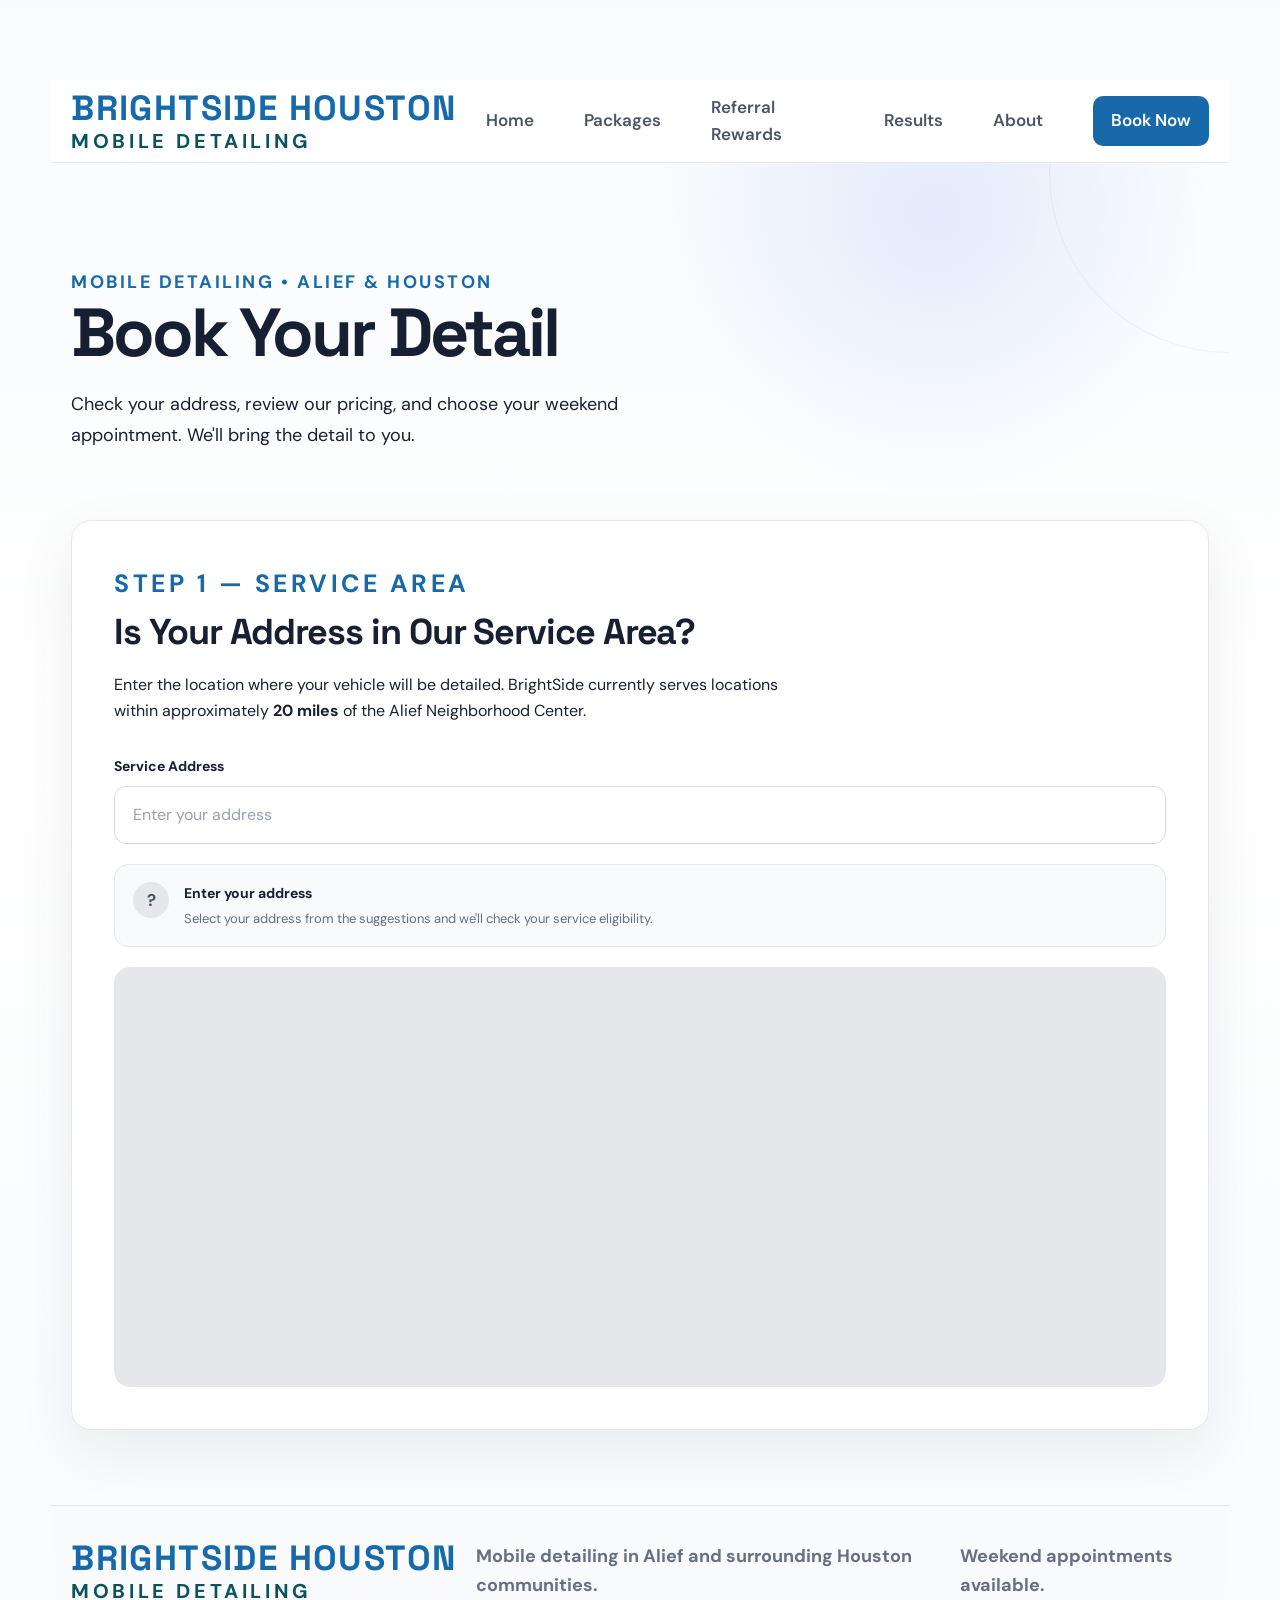
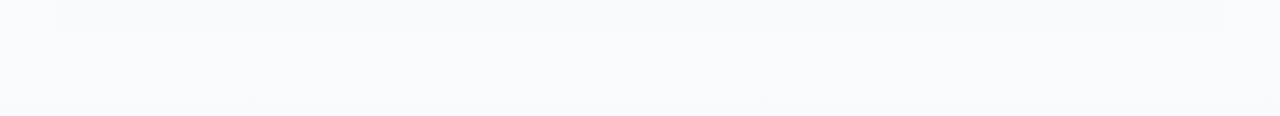
<file: booking/index.html>
<!DOCTYPE html>
<html lang="en">

<head>

    <meta charset="UTF-8">

    <meta
        name="viewport"
        content="width=device-width, initial-scale=1.0"
    >

    <title>
        Book Your Detail | BrightSide Houston Mobile Detailing
    </title>
    <link rel="icon" type="image/png" href="/favicon.png">

    <meta
        name="description"
        content="Check your service area, view BrightSide Houston Detailing pricing, and book your mobile detailing appointment."
    >


    <!-- =========================================================
         GOOGLE FONTS
         ========================================================= -->

    <link
        rel="preconnect"
        href="https://fonts.googleapis.com"
    >

    <link
        rel="preconnect"
        href="https://fonts.googleapis.com"
        crossorigin
    >

    <link
        href="https://fonts.googleapis.com/css2?family=DM+Sans:wght@400;500;600;700&family=Space+Grotesk:wght@500;600;700&display=swap"
        rel="stylesheet"
    >


    <!-- =========================================================
         SHARED SITE CSS
         ========================================================= -->

    <link
        rel="stylesheet"
        href="../style.css"
    >


    <!-- =========================================================
         MAPBOX
         ========================================================= -->

    <link
        href="https://api.mapbox.com/mapbox-gl-js/v3.14.0/mapbox-gl.css"
        rel="stylesheet"
    >

    <script
        src="https://api.mapbox.com/mapbox-gl-js/v3.14.0/mapbox-gl.js"
        defer
    ></script>


    <!-- =========================================================
         CAL.COM
         ========================================================= -->

    <script type="text/javascript">

        (function (C, A, L) {

            let p = function (a, ar) {
                a.q.push(ar);
            };

            let d = C.document;

            C.Cal = C.Cal || function () {

                let cal = C.Cal;
                let ar = arguments;

                if (!cal.loaded) {

                    cal.ns = {};
                    cal.q = cal.q || [];

                    d.head.appendChild(
                        d.createElement("script")
                    ).src = A;

                    cal.loaded = true;

                }

                if (ar[0] === L) {

                    const api = function () {
                        p(api, arguments);
                    };

                    const namespace = ar[1];

                    api.q = api.q || [];

                    if (
                        typeof namespace === "string"
                    ) {

                        cal.ns[namespace] =
                            cal.ns[namespace] || api;

                        p(
                            cal.ns[namespace],
                            ar
                        );

                        p(
                            cal,
                            [
                                "initNamespace",
                                namespace
                            ]
                        );

                    } else {

                        p(cal, ar);

                    }

                    return;

                }

                p(cal, ar);

            };

        })(
            window,
            "https://app.cal.com/embed/embed.js",
            "init"
        );


        Cal("init", {
            origin: "https://app.cal.com"
        });

    </script>


    <!-- =========================================================
         BOOKING PAGE DESIGN
         ========================================================= -->

    <style>

        /* =======================================================
           VARIABLES
           ======================================================= */

        .bs-booking-page {

            --bs-blue: #2563eb;
            --bs-blue-dark: #1d4ed8;
            --bs-blue-soft: #eff6ff;

            --bs-text: #172033;
            --bs-muted: #667085;

            --bs-border: #e5e7eb;

            --bs-background: #f6f8fb;
            --bs-white: #ffffff;

            --bs-success: #15803d;
            --bs-success-bg: #f0fdf4;

            --bs-warning: #b45309;
            --bs-warning-bg: #fffbeb;

            --bs-radius: 20px;

            background:
                linear-gradient(
                    180deg,
                    #f8fafc 0%,
                    #ffffff 42%,
                    #f8fafc 100%
                );

            color: var(--bs-text);

            font-family:
                "DM Sans",
                sans-serif;

            min-height: 100vh;

        }


        /* =======================================================
           GLOBAL BOOKING PAGE RESET
           ======================================================= */

        .bs-booking-page *,
        .bs-booking-page *::before,
        .bs-booking-page *::after {

            box-sizing: border-box;

        }


        .bs-booking-page a {

            text-decoration: none;

        }


        .bs-booking-page button,
        .bs-booking-page input {

            font-family:
                "DM Sans",
                sans-serif;

        }


        .bs-booking-container {

            width: min(
                1180px,
                calc(100% - 40px)
            );

            margin:
                0 auto;

        }


        /* =======================================================
           HEADER
           ======================================================= */

        .bs-booking-header {

            position: relative;

            background:
                rgba(
                    255,
                    255,
                    255,
                    0.94
                );

            border-bottom:
                1px solid
                rgba(
                    229,
                    231,
                    235,
                    0.9
                );

            backdrop-filter:
                blur(12px);

            z-index: 50;

        }


        .bs-booking-header-inner {

            min-height: 82px;

            display: flex;

            align-items: center;

            justify-content: space-between;

            gap: 30px;

            position: relative;

        }


        .bs-booking-logo {

            display: flex;

            flex-direction: column;

            line-height: 1;

            flex-shrink: 0;

        }


        .bs-booking-logo-main {

            color: #1769aa;

            font-family:
                "Space Grotesk",
                sans-serif;

            font-size: 35px;

            font-weight: 700;

            letter-spacing:
                0.04em;

        }


        .bs-booking-logo-sub {

            margin-top: 5px;

            color: #0b525f;

            font-size: 20px;

            font-weight: 700;

            letter-spacing:
                0.18em;

        }


        /* =======================================================
           DESKTOP NAVIGATION
           ======================================================= */

        .bs-booking-nav {

            display: flex;

            align-items: center;

            gap: 50px;

        }


        .bs-booking-nav a {

            color: #4b5563;

            font-size: 17px;

            font-weight: 600;

            transition:
                color 0.2s ease;

        }


        .bs-booking-nav a:hover {

            color:
                var(--bs-blue);

        }


        .bs-booking-nav .bs-booking-nav-button {

            padding:
                11px 18px;

            border-radius:
                10px;

            background:
                #1769aa;

            color:
                white;

            white-space:
                nowrap;

        }


        .bs-booking-nav
        .bs-booking-nav-button:hover {

            background:
                var(--bs-blue-dark);

            color:
                white;

        }


        /* =======================================================
           MOBILE MENU BUTTON
           ======================================================= */

        .bs-booking-menu-button {

            display: none;

            width: 46px;

            height: 46px;

            padding: 0;

            border:
                1px solid
                var(--bs-border);

            border-radius:
                10px;

            background:
                white;

            cursor: pointer;

            align-items: center;

            justify-content: center;

            flex-direction: column;

            gap: 5px;

            flex-shrink: 0;

        }


        .bs-booking-menu-button span {

            display: block;

            width: 22px;

            height: 2px;

            border-radius:
                999px;

            background:
                var(--bs-text);

            transition:
                transform 0.2s ease,
                opacity 0.2s ease;

        }


        /* =======================================================
           MOBILE NAVIGATION
           ======================================================= */

        .bs-booking-mobile-menu {

            display: none;

            position: absolute;

            top:
                calc(100% + 8px);

            left: 14px;

            right: 14px;

            z-index: 100;

            flex-direction: column;

            padding: 10px;

            background:
                white;

            border:
                1px solid
                var(--bs-border);

            border-radius:
                16px;

            box-shadow:
                0 18px 45px
                rgba(
                    15,
                    23,
                    42,
                    0.14
                );

        }


        .bs-booking-mobile-menu.mobile-open {

            display:
                flex;

        }


        .bs-booking-mobile-menu a {

            display: block;

            padding:
                13px 14px;

            border-radius:
                9px;

            color:
                #4b5563;

            font-size:
                15px;

            font-weight:
                600;

        }


        .bs-booking-mobile-menu a:hover {

            background:
                var(--bs-blue-soft);

            color:
                var(--bs-blue);

        }


        .bs-booking-mobile-menu
        .bs-booking-mobile-button {

            margin-top:
                5px;

            background:
                var(--bs-blue);

            color:
                white;

            text-align:
                center;

        }


        .bs-booking-mobile-menu
        .bs-booking-mobile-button:hover {

            background:
                var(--bs-blue-dark);

            color:
                white;

        }


        /* =======================================================
           HAMBURGER ANIMATION
           ======================================================= */

        .bs-booking-menu-button.menu-open
        span:nth-child(1) {

            transform:
                translateY(7px)
                rotate(45deg);

        }


        .bs-booking-menu-button.menu-open
        span:nth-child(2) {

            opacity:
                0;

        }


        .bs-booking-menu-button.menu-open
        span:nth-child(3) {

            transform:
                translateY(-7px)
                rotate(-45deg);

        }


        /* =======================================================
           HERO
           ======================================================= */

        .bs-booking-hero {

            position: relative;

            overflow: hidden;

            padding:
                82px 0 70px;

            background:
                radial-gradient(
                    circle at 75% 15%,
                    rgba(
                        37,
                        99,
                        235,
                        0.11
                    ),
                    transparent 30%
                );

        }


        .bs-booking-hero::after {

            content: "";

            position: absolute;

            width: 360px;

            height: 360px;

            right: -180px;

            top: -170px;

            border-radius: 50%;

            border:
                1px solid
                rgba(
                    37,
                    99,
                    235,
                    0.08
                );

        }


        .bs-booking-hero-content {

            position: relative;

            z-index: 1;

            max-width:
                760px;

        }


        .bs-booking-eyebrow {

            display: inline-flex;

            align-items: center;

            gap: 9px;

            margin:
                0 0 18px;

            color:
                #1769aa;

            font-size: 25px;

            font-weight: 700;

            letter-spacing:
                0.14em;

        }


        .bs-booking-hero h1 {

            margin: 0;

            color:
                var(--bs-text);

            font-family:
                "Space Grotesk",
                sans-serif;

            font-size:
                clamp(
                    42px,
                    6vw,
                    68px
                );

            line-height:
                1.02;

            letter-spacing:
                -0.045em;

        }


        .bs-booking-hero p {

            max-width:
                650px;

            margin:
                22px 0 0;

            font-size:
                18px;

            line-height:
                1.7;

        }


        /* =======================================================
           SECTION SPACING
           ======================================================= */

        .bs-booking-section {

            padding:
                0 0 75px;

        }


        /* =======================================================
           MAIN CHECK CARD
           ======================================================= */

        .bs-location-card {

            background:
                var(--bs-white);

            border:
                1px solid
                var(--bs-border);

            border-radius:
                var(--bs-radius);

            box-shadow:
                0 20px 60px
                rgba(
                    15,
                    23,
                    42,
                    0.07
                );

            padding:
                clamp(
                    24px,
                    4vw,
                    42px
                );

        }


        .bs-step-label {

            margin:
                0 0 8px;

            color:
                #1769aa;

            font-size:
                25px;

            font-weight:
                700;

            letter-spacing:
                0.14em;

        }


        .bs-location-heading {

            margin-bottom:
                30px;

        }


        .bs-location-heading h2 {

            margin:
                0 0 10px;

            font-family:
                "Space Grotesk",
                sans-serif;

            font-size:
                clamp(
                    26px,
                    4vw,
                    36px
                );

            letter-spacing:
                -0.03em;

        }


        .bs-location-heading p {

            max-width:
                700px;

            margin:
                0;

            line-height:
                1.65;

        }


        /* =======================================================
           ADDRESS INPUT
           ======================================================= */

        .bs-address-label {

            display:
                block;

            margin-bottom:
                9px;

            color:
                var(--bs-text);

            font-size:
                14px;

            font-weight:
                700;

        }


        .bs-address-input-wrapper {

            position:
                relative;

        }


        .bs-address-input {

            width:
                100%;

            min-height:
                58px;

            padding:
                0 18px;

            border:
                1px solid
                #d6dae1;

            border-radius:
                12px;

            outline:
                none;

            background:
                white;

            color:
                var(--bs-text);

            font-size:
                16px;

            transition:
                border-color 0.2s ease,
                box-shadow 0.2s ease;

        }


        .bs-address-input::placeholder {

            color:
                #98a2b3;

        }


        .bs-address-input:focus {

            border-color:
                var(--bs-blue);

            box-shadow:
                0 0 0 4px
                rgba(
                    37,
                    99,
                    235,
                    0.10
                );

        }


        /* =======================================================
           SUGGESTIONS
           ======================================================= */

        .bs-address-suggestions {

            position:
                absolute;

            top:
                calc(100% + 8px);

            left:
                0;

            right:
                0;

            z-index:
                30;

            overflow:
                hidden;

            background:
                white;

            border:
                1px solid
                var(--bs-border);

            border-radius:
                13px;

            box-shadow:
                0 18px 40px
                rgba(
                    15,
                    23,
                    42,
                    0.14
                );

            display:
                none;

        }


        .bs-address-suggestions.visible {

            display:
                block;

        }


        .bs-address-suggestion {

            display:
                block;

            width:
                100%;

            padding:
                15px 17px;

            border:
                0;

            border-bottom:
                1px solid
                #f0f2f5;

            background:
                white;

            text-align:
                left;

            cursor:
                pointer;

            transition:
                background 0.15s ease;

        }


        .bs-address-suggestion:last-child {

            border-bottom:
                0;

        }


        .bs-address-suggestion:hover {

            background:
                #f7f9fc;

        }


        .bs-suggestion-main {

            display:
                block;

            color:
                var(--bs-text);

            font-size:
                14px;

            font-weight:
                600;

        }


        .bs-suggestion-secondary {

            display:
                block;

            margin-top:
                3px;

            color:
                var(--bs-muted);

            font-size:
                12px;

        }


        /* =======================================================
           STATUS
           ======================================================= */

        .bs-service-status {

            display:
                flex;

            align-items:
                flex-start;

            gap:
                15px;

            margin-top:
                20px;

            padding:
                17px 18px;

            border:
                1px solid
                #e4e7ec;

            border-radius:
                14px;

            background:
                #f8fafc;

        }


        .bs-status-icon {

            width:
                36px;

            height:
                36px;

            display:
                grid;

            place-items:
                center;

            flex-shrink:
                0;

            border-radius:
                50%;

            background:
                #e5e7eb;

            color:
                #475467;

            font-size:
                17px;

            font-weight:
                700;

        }


        .bs-status-content strong {

            display:
                block;

            color:
                var(--bs-text);

            font-size:
                14px;

        }


        .bs-status-content p {

            margin:
                4px 0 0;

            color:
                var(--bs-muted);

            font-size:
                13px;

            line-height:
                1.55;

        }


        .bs-service-status.eligible {

            border-color:
                #bbf7d0;

            background:
                var(--bs-success-bg);

        }


        .bs-service-status.eligible
        .bs-status-icon {

            background:
                #dcfce7;

            color:
                var(--bs-success);

        }


        .bs-service-status.outside {

            border-color:
                #fde68a;

            background:
                var(--bs-warning-bg);

        }


        .bs-service-status.outside
        .bs-status-icon {

            background:
                #fef3c7;

            color:
                var(--bs-warning);

        }


        .bs-service-status.error {

            border-color:
                #fecaca;

            background:
                #fef2f2;

        }


        .bs-service-status.error
        .bs-status-icon {

            background:
                #fee2e2;

            color:
                #b91c1c;

        }


        /* =======================================================
           MAP
           ======================================================= */

        .bs-booking-map {

            width:
                100%;

            height:
                420px;

            margin-top:
                20px;

            overflow:
                hidden;

            border:
                1px solid
                var(--bs-border);

            border-radius:
                16px;

            background:
                #e5e7eb;

        }


        .bs-distance-information {

            display:
                flex;

            align-items:
                center;

            justify-content:
                space-between;

            gap:
                20px;

            margin-top:
                12px;

            padding:
                13px 16px;

            border-radius:
                11px;

            background:
                #f8fafc;

            color:
                var(--bs-muted);

            font-size:
                13px;

        }


        .bs-distance-information strong {

            color:
                var(--bs-text);

        }


        /* =======================================================
           PRICING SECTION
           ======================================================= */

        .bs-pricing-section {

            padding:
                80px 0;

            background:
                #f8fafc;

            border-top:
                1px solid
                #eef0f4;

            border-bottom:
                1px solid
                #eef0f4;

        }


        .bs-pricing-header {

            max-width:
                720px;

            margin:
                0 auto 42px;

            text-align:
                center;

        }


        /* STEP 2 CAPTION */

        .bs-pricing-header .bs-booking-eyebrow {

            color:
                #000000;

        }


        /* STEP 2 MAIN HEADING */

        .bs-pricing-header h2 {

            margin:
                0 0 12px;

            color:
                #1769aa;

            font-family:
                "Space Grotesk",
                sans-serif;

            font-size:
                clamp(
                    30px,
                    4vw,
                    42px
                );

            letter-spacing:
                -0.035em;

        }


        .bs-pricing-header p:not(.bs-booking-eyebrow) {

            margin:
                0;

            color:
                var(--bs-muted);

            line-height:
                1.7;

        }


        /* =======================================================
           PRICE GRID
           ======================================================= */

        .bs-price-grid {

            display:
                grid;

            grid-template-columns:
                repeat(
                    4,
                    minmax(
                        0,
                        1fr
                    )
                );

            gap:
                18px;

        }


        @media (
            max-width: 1100px
        ) {

            .bs-price-grid {

                grid-template-columns:
                    repeat(
                        2,
                        minmax(
                            0,
                            1fr
                        )
                    );

            }

        }


        @media (
            max-width: 760px
        ) {

            .bs-price-grid {

                grid-template-columns:
                    1fr;

            }

        }


        .bs-price-card {

            position:
                relative;

            padding:
                28px;

            background:
                white;

            border:
                1px solid
                var(--bs-border);

            border-radius:
                18px;

            box-shadow:
                0 8px 30px
                rgba(
                    15,
                    23,
                    42,
                    0.045
                );

            cursor:
                pointer;

            transition:
                transform 0.2s ease,
                border-color 0.2s ease,
                box-shadow 0.2s ease,
                background-color 0.2s ease;

        }


        .bs-price-card:hover {

            transform:
                translateY(-4px);

            border-color:
                rgba(
                    23,
                    105,
                    170,
                    0.55
                );

            box-shadow:
                0 14px 35px
                rgba(
                    23,
                    105,
                    170,
                    0.12
                );

        }


        .bs-price-card.selected {

            border:
                2px solid
                #1769aa;

            background:
                #f4f9fd;

            box-shadow:
                0 14px 35px
                rgba(
                    23,
                    105,
                    170,
                    0.16
                );

            transform:
                translateY(-3px);

        }


        .bs-price-card.selected:hover {

            border-color:
                #1769aa;

            box-shadow:
                0 16px 40px
                rgba(
                    23,
                    105,
                    170,
                    0.18
                );

        }


        .bs-price-card:focus-visible {

            outline:
                3px solid
                rgba(
                    23,
                    105,
                    170,
                    0.25
                );

            outline-offset:
                3px;

        }


        .bs-price-card.selected::after {

            content:
                "✓";

            position:
                absolute;

            top:
                16px;

            right:
                16px;

            width:
                30px;

            height:
                30px;

            display:
                flex;

            align-items:
                center;

            justify-content:
                center;

            border-radius:
                50%;

            background:
                #1769aa;

            color:
                white;

            font-size:
                16px;

            font-weight:
                700;

            box-shadow:
                0 4px 12px
                rgba(
                    23,
                    105,
                    170,
                    0.20
                );

        }


        .bs-price-card.featured {

            border:
                2px solid
                rgba(
                    37,
                    99,
                    235,
                    0.55
                );

            box-shadow:
                0 15px 45px
                rgba(
                    37,
                    99,
                    235,
                    0.10
                );

        }


        .bs-price-card h3 {

            margin:
                0 0 22px;

            font-family:
                "Space Grotesk",
                sans-serif;

            font-size:
                25px;

            letter-spacing:
                -0.025em;

        }


        .bs-price-list {

            display:
                flex;

            flex-direction:
                column;

            border-top:
                1px solid
                #eef0f4;

        }


        .bs-price-row {

            display:
                flex;

            align-items:
                center;

            justify-content:
                space-between;

            gap:
                15px;

            padding:
                13px 0;

            border-bottom:
                1px solid
                #eef0f4;

            font-size:
                16px;

        }


        .bs-price-row span {

            color:
                #4b5563;

        }


        .bs-price-row strong {

            color:
                var(--bs-text);

            font-size:
                15px;

        }


        /* =======================================================
           FEATURES
           ======================================================= */

        .bs-feature-list {

            display:
                flex;

            flex-direction:
                column;

            gap:
                9px;

            margin:
                23px 0 0;

            padding:
                0;

            list-style:
                none;

        }


        .bs-feature-list li {

            position:
                relative;

            padding-left:
                21px;

            color:
                #667085;

            font-size:
                15px;

            line-height:
                1.45;

        }


        .bs-feature-list li::before {

            content:
                "✓";

            position:
                absolute;

            left:
                0;

            top:
                0;

            color:
                var(--bs-blue);

            font-weight:
                700;

        }


        /* =======================================================
           MAINTENANCE
           ======================================================= */

        .bs-maintenance-card {

            display:
                flex;

            align-items:
                center;

            justify-content:
                space-between;

            gap:
                30px;

            margin-top:
                20px;

            padding:
                24px 27px;

            border:
                1px dashed
                #cbd5e1;

            border-radius:
                17px;

            background:
                white;

            cursor:
                pointer;

            transition:
                transform 0.2s ease,
                border-color 0.2s ease,
                box-shadow 0.2s ease,
                background-color 0.2s ease;

        }


        .bs-maintenance-card:hover {

            transform:
                translateY(-3px);

            border-color:
                rgba(
                    23,
                    105,
                    170,
                    0.55
                );

            background:
                #f4f9fd;

            box-shadow:
                0 12px 30px
                rgba(
                    23,
                    105,
                    170,
                    0.10
                );

        }


        .bs-maintenance-card.selected {

            border:
                2px solid
                #1769aa;

            background:
                #f4f9fd;

            box-shadow:
                0 14px 35px
                rgba(
                    23,
                    105,
                    170,
                    0.16
                );

            transform:
                translateY(-3px);

        }


        .bs-maintenance-card:focus-visible {

            outline:
                3px solid
                rgba(
                    23,
                    105,
                    170,
                    0.25
                );

            outline-offset:
                3px;

        }


        .bs-maintenance-card.selected::after {

            content:
                "✓";

            width:
                30px;

            height:
                30px;

            display:
                flex;

            align-items:
                center;

            justify-content:
                center;

            flex-shrink:
                0;

            border-radius:
                50%;

            background:
                #1769aa;

            color:
                white;

            font-size:
                16px;

            font-weight:
                700;

            box-shadow:
                0 4px 12px
                rgba(
                    23,
                    105,
                    170,
                    0.20
                );

        }


        .bs-maintenance-card h3 {

            margin:
                0 0 5px;

            font-family:
                "Space Grotesk",
                sans-serif;

            font-size:
                20px;

        }


        .bs-maintenance-card p {

            margin:
                0;

            color:
                var(--bs-muted);

            font-size:
                14px;

            line-height:
                1.55;

        }


        .bs-coming-soon {

            flex-shrink:
                0;

            padding:
                8px 12px;

            border-radius:
                999px;

            background:
                var(--bs-blue-soft);

            color:
                var(--bs-blue);

            font-size:
                10px;

            font-weight:
                700;

            letter-spacing:
                0.08em;

        }


        /* =======================================================
           ADD-ONS
           ======================================================= */

        .bs-price-card-label {

            margin:
                0 0 7px;

            color:
                var(--bs-blue);

            font-size:
                20px;

            font-weight:
                700;

            letter-spacing:
                0.14em;

        }


        .bs-addons-card {

            margin-top:
                20px;

            padding:
                27px;

            border:
                1px solid
                var(--bs-border);

            border-radius:
                18px;

            background:
                white;

        }


        .bs-addons-card h3 {

            margin:
                0 0 20px;

            font-family:
                "Space Grotesk",
                sans-serif;

            font-size:
                23px;

        }


        .bs-addon-grid {

            display:
                grid;

            grid-template-columns:
                repeat(
                    3,
                    minmax(
                        0,
                        1fr
                    )
                );

            gap:
                12px;

        }


        .bs-addon {

            display:
                flex;

            align-items:
                center;

            justify-content:
                space-between;

            gap:
                12px;

            min-height:
                56px;

            padding:
                13px 15px;

            border:
                1px solid
                #edf0f4;

            border-radius:
                11px;

            background:
                #fafbfc;

            font-size:
                16px;

        }


        .bs-addon span {

            color:
                #4b5563;

        }


        .bs-addon strong {

            color:
                var(--bs-blue);

            white-space:
                nowrap;

        }


        .bs-addon small {

            display:
                block;

            margin-top:
                2px;

            color:
                #98a2b3;

            font-size:
                14px;

        }


        /* =======================================================
           PRICING NOTE
           ======================================================= */

        .bs-pricing-note {

            margin-top:
                20px;

            padding:
                19px 20px;

            border-left:
                3px solid
                var(--bs-blue);

            border-radius:
                0 11px 11px 0;

            background:
                white;

        }


        .bs-pricing-note strong {

            display:
                block;

            margin-bottom:
                5px;

            font-size:
                18px;

        }


        .bs-pricing-note p {

            margin:
                0;

            color:
                var(--bs-muted);

            font-size:
                15px;

            line-height:
                1.65;

        }


        /* =======================================================
           CAL.COM SECTION
           ======================================================= */

        .bs-cal-section {

            padding:
                85px 0 100px;

            background:
                white;

        }


        .bs-cal-header {

            max-width:
                760px;

            margin:
                0 auto 35px;

            text-align:
                center;

        }


        /* STEP 3 CAPTION */

        .bs-cal-header .bs-booking-eyebrow {

            color:
                #000000;

        }


        /* STEP 3 MAIN HEADING */

        .bs-cal-header h2 {

            margin:
                0 0 12px;

            color:
                #1769aa;

            font-family:
                "Space Grotesk",
                sans-serif;

            font-size:
                clamp(
                    30px,
                    4vw,
                    42px
                );

            letter-spacing:
                -0.035em;

        }


        .bs-cal-header p:not(.bs-booking-eyebrow) {

            margin:
                0;

            color:
                var(--bs-muted);

            line-height:
                1.7;

        }


        .bs-cal-wrapper {

            overflow:
                hidden;

            min-height:
                700px;

            padding:
                10px;

            border:
                1px solid
                var(--bs-border);

            border-radius:
                20px;

            background:
                white;

            box-shadow:
                0 20px 60px
                rgba(
                    15,
                    23,
                    42,
                    0.07
                );

        }


        .bs-cal-booking {

            width:
                100%;

            min-height:
                680px;

        }


        .bs-cal-loading {

            font-weight:
                bold;

            min-height:
                650px;

            display:
                grid;

            place-items:
                center;

            color:
                var(--bs-muted);

            font-size:
                16px;

        }


        /* =======================================================
           FOOTER
           ======================================================= */

        .bs-booking-footer {

            padding:
                35px 0;

            border-top:
                1px solid
                var(--bs-border);

            background:
                #f8fafc;

        }


        .bs-booking-footer-inner {

            display:
                flex;

            align-items:
                center;

            justify-content:
                space-between;

            gap:
                20px;

        }


        .bs-booking-footer p {

            font-weight:
                bold;

            margin:
                0;

            color:
                var(--bs-muted);

            font-size:
                18px;

        }


        /* =======================================================
           HIDDEN
           ======================================================= */

        .bs-booking-page
        [hidden] {

            display:
                none !important;

        }


        /* =======================================================
           TABLET
           ======================================================= */

        @media (
            max-width: 900px
        ) {

            .bs-price-grid {

                grid-template-columns:
                    1fr;

            }


            .bs-addon-grid {

                grid-template-columns:
                    1fr;

            }


            /*
               Hide the desktop navigation.
            */

            .bs-booking-nav {

                display:
                    none;

            }


            /*
               Show the hamburger.
            */

            .bs-booking-menu-button {

                display:
                    flex;

            }


            /*
               Show the mobile menu when JavaScript
               adds the mobile-open class.
            */

            .bs-booking-mobile-menu.mobile-open {

                display:
                    flex;

            }

        }


        /* =======================================================
           MOBILE
           ======================================================= */

        @media (
            max-width: 600px
        ) {

            .bs-booking-container {

                width:
                    min(
                        calc(100% - 28px),
                        1180px
                    );

            }


            .bs-booking-header-inner {

                min-height:
                    72px;

            }


            .bs-booking-logo-main {

                font-size:
                    28px;

            }


            .bs-booking-logo-sub {

                font-size:
                    15px;

            }


            .bs-booking-hero {

                padding:
                    55px 0 45px;

            }


            .bs-booking-eyebrow {

                font-size:
                    17px;

            }


            .bs-booking-hero h1 {

                font-size:
                    43px;

            }


            .bs-booking-hero p {

                font-size:
                    16px;

            }


            .bs-location-card {

                padding:
                    20px;

                border-radius:
                    16px;

            }


            .bs-booking-map {

                height:
                    320px;

            }


            .bs-price-card {

                padding:
                    23px;

            }


            .bs-maintenance-card {

                align-items:
                    flex-start;

                flex-direction:
                    column;

                gap:
                    15px;

            }


            .bs-addon {

                flex-direction:
                    column;

                align-items:
                    flex-start;

            }


            .bs-addon strong {

                font-size:
                    14px;

            }


            .bs-pricing-section {

                padding:
                    60px 0;

            }


            .bs-cal-section {

                padding:
                    60px 0 70px;

            }


            .bs-cal-wrapper {

                padding:
                    4px;

                border-radius:
                    14px;

            }


            .bs-booking-footer-inner {

                align-items:
                    flex-start;

                flex-direction:
                    column;

            }


            .bs-maintenance-card.selected::after {

                position:
                    absolute;

                top:
                    16px;

                right:
                    16px;

            }

        }

    </style>

</head>


<body
    id="booking-page"
    class="booking-page bs-booking-page"
>


    <!-- =========================================================
         HEADER
         ========================================================= -->

    <header class="bs-booking-header">

        <div
            class="bs-booking-container bs-booking-header-inner"
        >

            <!-- LOGO -->

            <a
                href="../index.html"
                class="bs-booking-logo"
                aria-label="BrightSide Houston Detailing"
            >

                <span class="bs-booking-logo-main">
                    BRIGHTSIDE HOUSTON
                </span>

                <span class="bs-booking-logo-sub">
                    MOBILE DETAILING
                </span>

            </a>


            <!-- =================================================
                 DESKTOP NAVIGATION
                 ================================================= -->

            <nav
                class="bs-booking-nav"
                aria-label="Main navigation"
            >

                <a href="../index.html">
                    Home
                </a>

                <a href="../packages/index.html">
                    Packages
                </a>

                <a href="../how-it-works/index.html">
                    Referral Rewards
                </a>

                <a href="../results/index.html">
                    Results
                </a>

                <a href="../about/index.html">
                    About
                </a>

                <a
                    href="../booking/index.html"
                    class="bs-booking-nav-button"
                >
                    Book Now
                </a>

            </nav>


            <!-- =================================================
                 MOBILE MENU BUTTON
                 ================================================= -->

            <button
                type="button"
                id="bookingMenuButton"
                class="bs-booking-menu-button"
                aria-label="Open navigation menu"
                aria-controls="bookingMobileMenu"
                aria-expanded="false"
            >

                <span></span>
                <span></span>
                <span></span>

            </button>


            <!-- =================================================
                 MOBILE NAVIGATION
                 ================================================= -->

            <nav
                id="bookingMobileMenu"
                class="bs-booking-mobile-menu"
                aria-label="Mobile navigation"
            >

                <a href="../index.html">
                    Home
                </a>

                <a href="../packages/index.html">
                    Packages
                </a>

                <a href="../how-it-works/index.html">
                    Referral Rewards
                </a>

                <a href="../results/index.html">
                    Results
                </a>

                <a href="../about/index.html">
                    About
                </a>

                <a
                    href="./booking.html"
                    class="bs-booking-mobile-button"
                >
                    Book Your Detail
                </a>

            </nav>

        </div>

    </header>



    <!-- =========================================================
         MAIN
         ========================================================= -->

    <main>


        <!-- =====================================================
             HERO
             ===================================================== -->

        <section class="bs-booking-hero">

            <div class="bs-booking-container">

                <div class="bs-booking-hero-content">

                    <p class="bs-booking-eyebrow">
                        MOBILE DETAILING • ALIEF & HOUSTON
                    </p>

                    <h1>
                        Book Your Detail
                    </h1>

                    <p>
                        Check your address, review our pricing,
                        and choose your weekend appointment.
                        We'll bring the detail to you.
                    </p>

                </div>

            </div>

        </section>



        <!-- =====================================================
             LOCATION CHECK
             ===================================================== -->

        <section class="bs-booking-section">

            <div class="bs-booking-container">

                <div class="bs-location-card">


                    <div class="bs-location-heading">

                        <p class="bs-step-label">
                            STEP 1 — SERVICE AREA
                        </p>

                        <h2>
                            Is Your Address in Our Service Area?
                        </h2>

                        <p>
                            Enter the location where your vehicle
                            will be detailed. BrightSide currently
                            serves locations within approximately
                            <strong>20 miles</strong> of the
                            Alief Neighborhood Center.
                        </p>

                    </div>



                    <!-- ADDRESS -->

                    <label
                        class="bs-address-label"
                        for="address"
                    >
                        Service Address
                    </label>


                    <div
                        class="bs-address-input-wrapper"
                    >

                        <input
                            type="text"
                            id="address"
                            name="address"
                            class="bs-address-input"
                            placeholder="Enter your address"
                            autocomplete="off"
                        >


                        <div
                            id="address-suggestions"
                            class="bs-address-suggestions"
                        ></div>

                    </div>



                    <!-- STATUS -->

                    <div
                        id="service-status"
                        class="bs-service-status"
                        aria-live="polite"
                    >

                        <div class="bs-status-icon">
                            ?
                        </div>

                        <div class="bs-status-content">

                            <strong>
                                Enter your address
                            </strong>

                            <p>
                                Select your address from the
                                suggestions and we'll check your
                                service eligibility.
                            </p>

                        </div>

                    </div>



                    <!-- MAP -->

                    <div
                        id="map"
                        class="bs-booking-map"
                        aria-label="BrightSide service area map"
                    ></div>



                    <!-- DISTANCE -->

                    <div
                        id="distance-information"
                        class="bs-distance-information"
                        hidden
                    >

                        <span>
                            Distance from service-area center
                        </span>

                        <strong
                            id="distance-from-alief"
                        >
                            —
                        </strong>

                    </div>



                    <!-- HIDDEN STATUS -->

                    <input
                        type="hidden"
                        id="service-area-status"
                        value="unchecked"
                    >

                </div>

            </div>

        </section>



        <!-- =====================================================
             PRICING
             ===================================================== -->

        <section
            id="pricing-section"
            class="bs-pricing-section"
            hidden
        >

            <div class="bs-booking-container">


                <div class="bs-pricing-header">

                    <p class="bs-booking-eyebrow">
                        STEP 2 — PRICING
                    </p>

                    <h2>
                        Straightforward Pricing
                    </h2>

                    <p>
                        Once your address is eligible, select and review
                        our starting prices before continuing
                        to your appointment booking.
                    </p>

                </div>



                <!-- =================================================
                     PRICE CARDS
                     ================================================= -->

                <div class="bs-price-grid">


                    <!-- EXTERIOR -->

                    <article
                        class="bs-price-card"
                        data-service="exterior"
                        role="button"
                        tabindex="0"
                        aria-label="Select Exterior Detail"
                    >

                        <p class="bs-price-card-label">
                            EXTERIOR
                        </p>

                        <h3>
                            Exterior Detail
                        </h3>


                        <div class="bs-price-list">

                            <div class="bs-price-row">

                                <span>
                                    Sedan/Coupe
                                </span>

                                <strong>
                                    $75
                                </strong>

                            </div>


                            <div class="bs-price-row">

                                <span>
                                    SUV/Crossover
                                </span>

                                <strong>
                                    $85
                                </strong>

                            </div>


                            <div class="bs-price-row">

                                <span>
                                    Truck
                                </span>

                                <strong>
                                    $90
                                </strong>

                            </div>


                            <div class="bs-price-row">

                                <span>
                                    Large SUV/Van
                                </span>

                                <strong>
                                    $100
                                </strong>

                            </div>

                        </div>


                        <ul class="bs-feature-list">

                            <li>
                                Wheel & tire cleaning
                            </li>

                            <li>
                                Exterior hand wash
                            </li>

                            <li>
                                Microfiber dry
                            </li>

                            <li>
                                Exterior glass cleaning
                            </li>

                            <li>
                                Ceramic foam protection
                            </li>

                            <li>
                                Door jamb cleaning
                            </li>

                        </ul>

                    </article>



                    <!-- INTERIOR -->

                    <article
                        class="bs-price-card"
                        data-service="interior"
                        role="button"
                        tabindex="0"
                        aria-label="Select Interior Detail"
                    >

                        <p class="bs-price-card-label">
                            INTERIOR
                        </p>

                        <h3>
                            Interior Detail
                        </h3>


                        <div class="bs-price-list">

                            <div class="bs-price-row">

                                <span>
                                    Sedan/Coupe
                                </span>

                                <strong>
                                    $100
                                </strong>

                            </div>


                            <div class="bs-price-row">

                                <span>
                                    SUV/Crossover
                                </span>

                                <strong>
                                    $115
                                </strong>

                            </div>


                            <div class="bs-price-row">

                                <span>
                                    Truck
                                </span>

                                <strong>
                                    $125
                                </strong>

                            </div>


                            <div class="bs-price-row">

                                <span>
                                    Large SUV/Van
                                </span>

                                <strong>
                                    $125
                                </strong>

                            </div>

                        </div>


                        <ul class="bs-feature-list">

                            <li>
                                Full interior vacuum
                            </li>

                            <li>
                                Dashboard, console & door cleaning
                            </li>

                            <li>
                                Cup holder cleaning
                            </li>

                            <li>
                                Interior glass cleaning
                            </li>

                            <li>
                                Floor mat cleaning
                            </li>

                            <li>
                                Carpet & cloth upholstery cleaning
                            </li>

                            <li>
                                Light spot treatment
                            </li>

                            <li>
                                Carpet/upholstery extraction
                            </li>

                        </ul>

                    </article>



                    <!-- FULL DETAIL -->

                    <article
                        class="bs-price-card featured"
                        data-service="full"
                        role="button"
                        tabindex="0"
                        aria-label="Select Full Detail"
                    >

                        <p class="bs-price-card-label">
                            COMPLETE
                        </p>

                        <h3>
                            Full Detail
                        </h3>


                        <div class="bs-price-list">

                            <div class="bs-price-row">

                                <span>
                                    Sedan/Coupe
                                </span>

                                <strong>
                                    $150
                                </strong>

                            </div>


                            <div class="bs-price-row">

                                <span>
                                    SUV/Crossover
                                </span>

                                <strong>
                                    $175
                                </strong>

                            </div>


                            <div class="bs-price-row">

                                <span>
                                    Truck
                                </span>

                                <strong>
                                    $185
                                </strong>

                            </div>


                            <div class="bs-price-row">

                                <span>
                                    Large SUV/Van
                                </span>

                                <strong>
                                    $200
                                </strong>

                            </div>

                        </div>


                        <ul class="bs-feature-list">

                            <li>
                                Complete interior and exterior detail
                            </li>

                        </ul>

                    </article>



                    <!-- =================================================
                         MAINTENANCE DETAIL
                         ================================================= -->

                    <article
                        class="bs-price-card"
                        data-service="maintenance"
                        role="button"
                        tabindex="0"
                        aria-label="Select Maintenance Detail"
                    >

                        <p class="bs-price-card-label">
                            RETURNING CUSTOMERS
                        </p>

                        <h3>
                            Maintenance Detail
                        </h3>


                        <div class="bs-price-list">

                            <div class="bs-price-row">

                                <span>
                                    Sedan/Coupe
                                </span>

                                <strong>
                                    $80
                                </strong>

                            </div>


                            <div class="bs-price-row">

                                <span>
                                    SUV/Crossover
                                </span>

                                <strong>
                                    $90
                                </strong>

                            </div>


                            <div class="bs-price-row">

                                <span>
                                    Truck
                                </span>

                                <strong>
                                    $95
                                </strong>

                            </div>


                            <div class="bs-price-row">

                                <span>
                                    Large SUV/Van
                                </span>

                                <strong>
                                    $100
                                </strong>

                            </div>

                        </div>


                        <ul class="bs-feature-list">

                            <li>
                                Exterior foam wash + hand wash
                            </li>

                            <li>
                                Wheel & tire cleaning
                            </li>

                            <li>
                                Exterior glass cleaning
                            </li>

                            <li>
                                Ceramic foam protection
                            </li>

                            <li>
                                Interior vacuum
                            </li>

                            <li>
                                Dashboard, console & door wipe-down
                            </li>

                            <li>
                                Cup holders
                            </li>

                            <li>
                                Interior glass
                            </li>

                            <li>
                                Light floor-mat cleaning
                            </li>

                            <li>
                                Light carpet / upholstery touch-up
                            </li>

                        </ul>

                    </article>


                </div>



                <!-- =================================================
                     ADD-ONS
                     ================================================= -->

                <article class="bs-addons-card">

                    <p class="bs-price-card-label">
                        OPTIONAL
                    </p>

                    <h3>
                        Add-Ons
                    </h3>


                    <div class="bs-addon-grid">


                        <div class="bs-addon">

                            <span>
                                Pet Hair Removal
                            </span>

                            <strong>
                                +$25
                            </strong>

                        </div>


                        <div class="bs-addon">

                            <span>
                                Heavy Stain Removal
                            </span>

                            <strong>
                                +$25
                            </strong>

                        </div>


                        <div class="bs-addon">

                            <span>
                                Ceramic 3-in-1 Protection

                                <small>
                                    Griot's Garage
                                </small>

                            </span>

                            <strong>
                                +$30
                            </strong>

                        </div>


                    </div>

                </article>



                <!-- =================================================
                     PRICING NOTE
                     ================================================= -->

                <div class="bs-pricing-note">

                    <strong>
                        Pricing Note
                    </strong>

                    <p>
                        Prices are starting prices and may vary
                        depending on vehicle size and condition.
                        Additional charges may apply for heavy
                        staining, excessive pet hair, or unusually
                        dirty vehicles. Final pricing will be
                        confirmed before service.
                    </p>

                </div>

            </div>

        </section>



        <!-- =====================================================
             CAL.COM
             ===================================================== -->

        <section
            id="cal-booking-section"
            class="bs-cal-section"
            hidden
        >

            <div class="bs-booking-container">


                <div class="bs-cal-header">

                    <p class="bs-booking-eyebrow">
                        STEP 3 — BOOKING
                    </p>

                    <h2 id="cal-booking-title">
                        Choose Your Appointment
                    </h2>

                    <p id="cal-booking-description">
                        Select a detail above to load its booking
                        calendar. Your vehicle, add-ons, and
                        appointment time will be selected through
                        Cal.com.
                    </p>

                </div>



                <div class="bs-cal-wrapper">

                    <div
                        id="cal-booking"
                        class="bs-cal-booking"
                    >

                        <div class="bs-cal-loading">
                            Choose a detail above to load its
                            booking calendar.
                        </div>

                    </div>

                </div>

            </div>

        </section>

    </main>



    <!-- =========================================================
         FOOTER
         ========================================================= -->

    <footer class="bs-booking-footer">

        <div
            class="bs-booking-container bs-booking-footer-inner"
        >

            <div class="bs-booking-logo">

                <span class="bs-booking-logo-main">
                    BRIGHTSIDE HOUSTON
                </span>

                <span class="bs-booking-logo-sub">
                    MOBILE DETAILING
                </span>

            </div>

            <p>
                Mobile detailing in Alief and surrounding
                Houston communities.
            </p>

            <p>
                Weekend appointments available.
            </p>

        </div>

    </footer>



    <!-- =========================================================
         SCRIPTS
         ========================================================= -->

    <script src="../script.js"></script>

    <script src="./booking.js"></script>


    <!-- =========================================================
         BRIDGE EXISTING JS CLASSES TO NEW UI
         ========================================================= -->

    <script>

        document.addEventListener(
            "DOMContentLoaded",
            () => {

                const address =
                    document.getElementById(
                        "address"
                    );

                const suggestions =
                    document.getElementById(
                        "address-suggestions"
                    );

                const status =
                    document.getElementById(
                        "service-status"
                    );

                const map =
                    document.getElementById(
                        "map"
                    );


                /*
                   The JavaScript creates its own status
                   classes. This observer keeps the new
                   design applied after those changes.
                */

                if (status) {

                    const observer =
                        new MutationObserver(
                            () => {

                                status.classList.add(
                                    "bs-service-status"
                                );

                                status.classList.add(
                                    "bs-booking-status"
                                );


                                const icon =
                                    status.querySelector(
                                        ".status-icon"
                                    );

                                const content =
                                    status.querySelector(
                                        ".status-content"
                                    );


                                if (icon) {

                                    icon.classList.add(
                                        "bs-status-icon"
                                    );

                                }


                                if (content) {

                                    content.classList.add(
                                        "bs-status-content"
                                    );

                                }

                            }
                        );


                    observer.observe(
                        status,
                        {
                            childList: true,
                            subtree: true
                        }
                    );

                }


                /*
                   Apply visual classes immediately.
                */

                if (address) {

                    address.classList.add(
                        "bs-address-input"
                    );

                }


                if (suggestions) {

                    suggestions.classList.add(
                        "bs-address-suggestions"
                    );

                }


                if (map) {

                    map.classList.add(
                        "bs-booking-map"
                    );

                }

            }
        );

    </script>



<script>
    document.addEventListener("DOMContentLoaded", () => {
        const menuButton = document.getElementById("bookingMenuButton");
        const mobileMenu = document.getElementById("bookingMobileMenu");

        if (!menuButton || !mobileMenu) {
            return;
        }

        function setMenuOpen(isOpen) {
            mobileMenu.classList.toggle("mobile-open", isOpen);
            menuButton.classList.toggle("menu-open", isOpen);

            menuButton.setAttribute("aria-expanded", String(isOpen));
            menuButton.setAttribute(
                "aria-label",
                isOpen ? "Close navigation menu" : "Open navigation menu"
            );
        }

        menuButton.addEventListener("click", (event) => {
            event.stopPropagation();

            const isOpen = mobileMenu.classList.contains("mobile-open");
            setMenuOpen(!isOpen);
        });

        mobileMenu.querySelectorAll("a").forEach((link) => {
            link.addEventListener("click", () => {
                setMenuOpen(false);
            });
        });

        document.addEventListener("click", (event) => {
            if (
                !mobileMenu.contains(event.target) &&
                !menuButton.contains(event.target)
            ) {
                setMenuOpen(false);
            }
        });

        window.addEventListener("resize", () => {
            if (window.innerWidth > 900) {
                setMenuOpen(false);
            }
        });

        setMenuOpen(false);
    });
</script>

    </script>

</body>

</html>
</file>
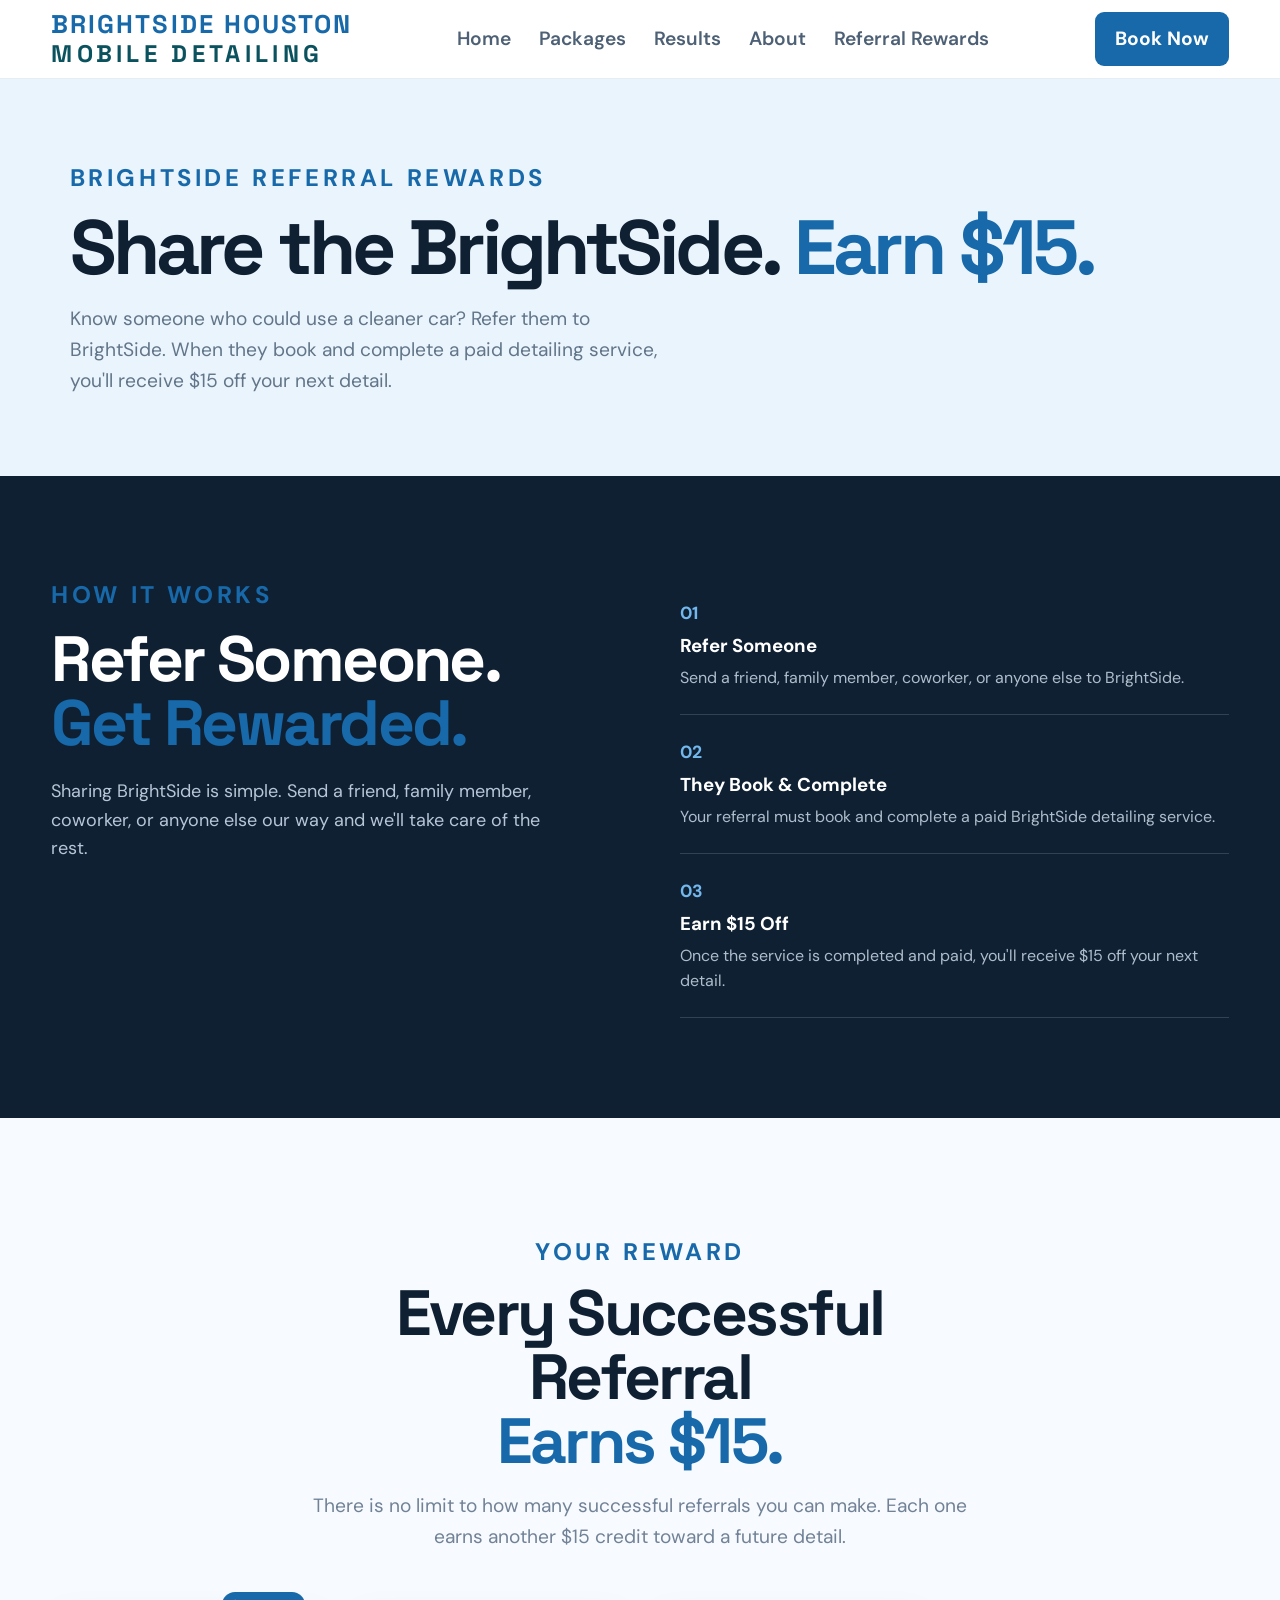
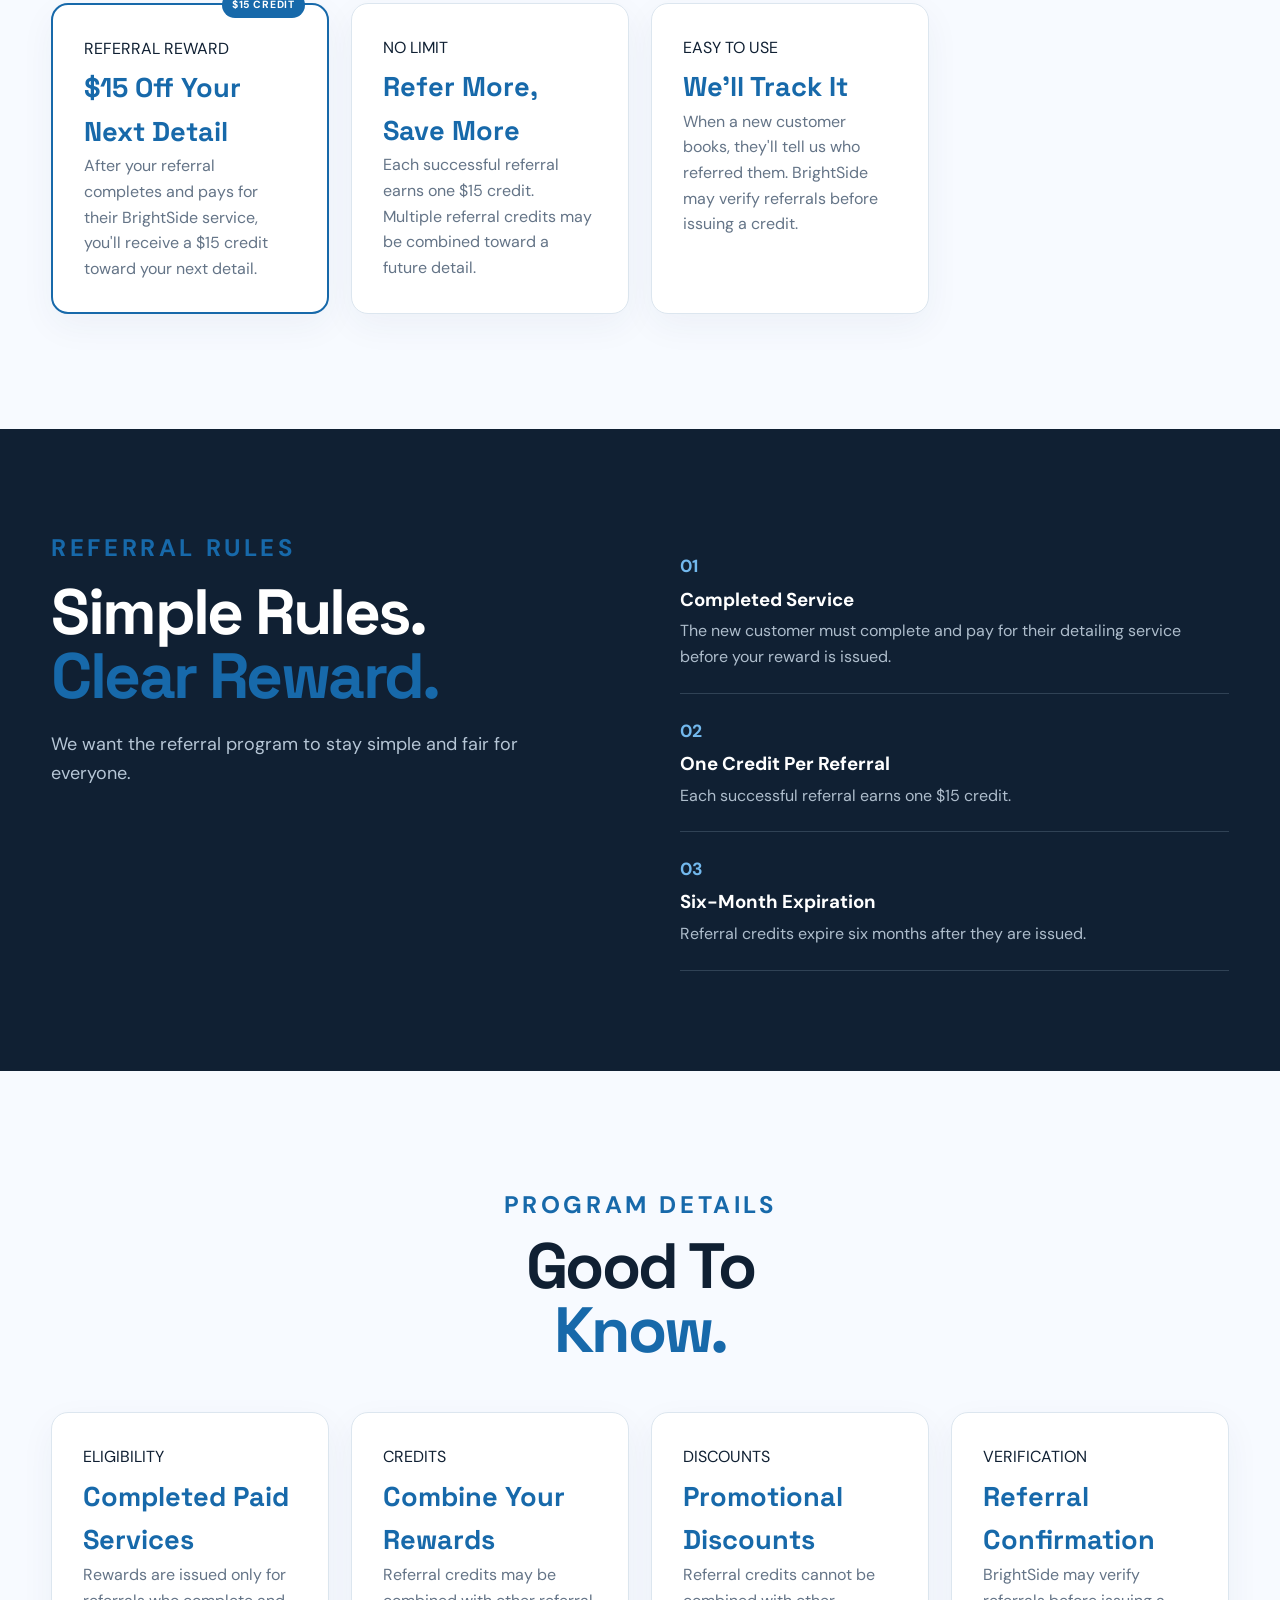
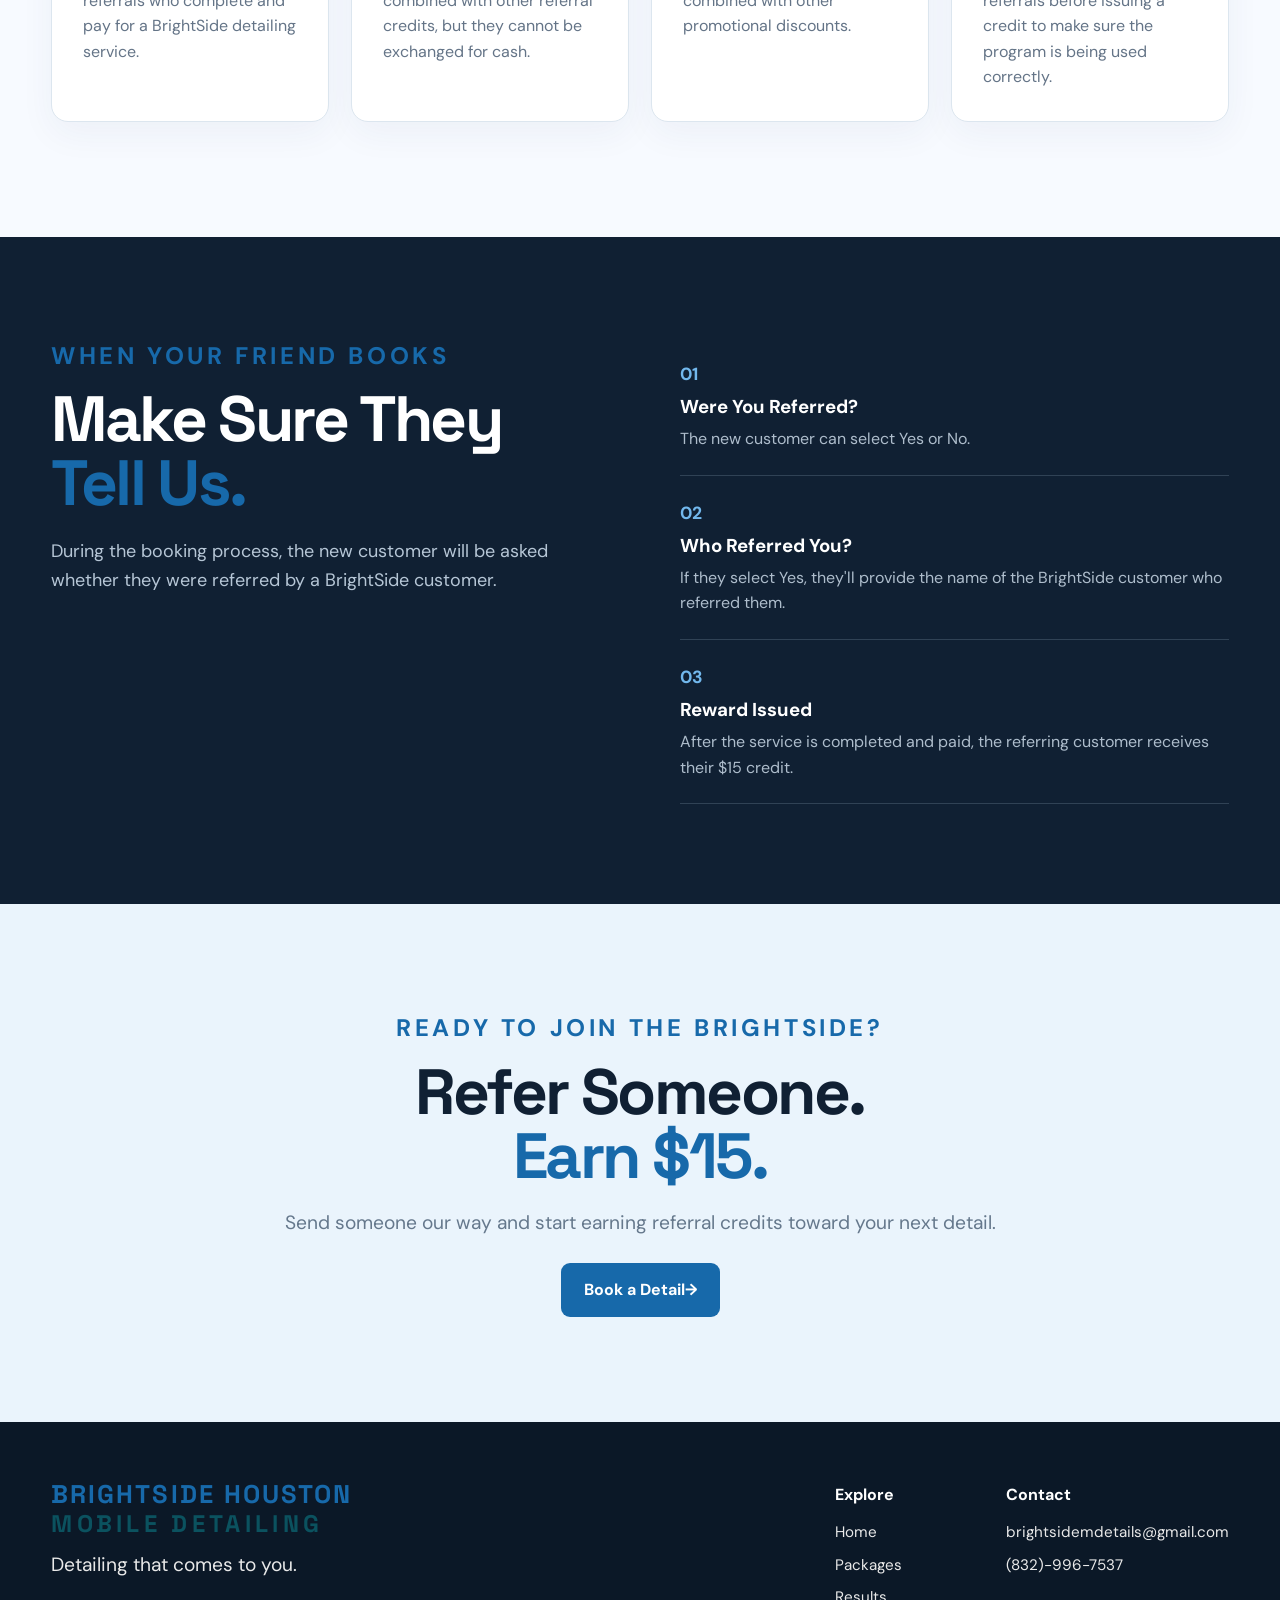
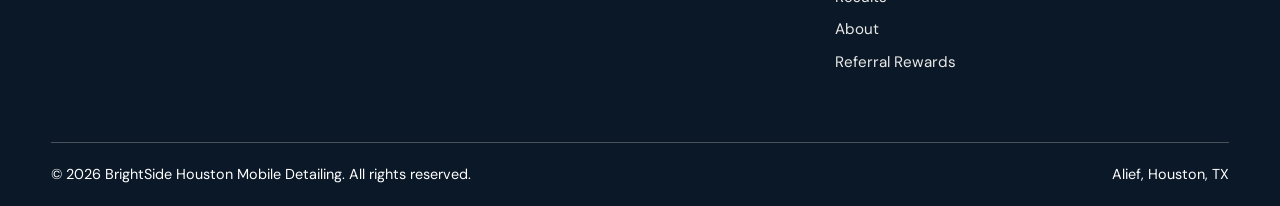
<file: how-it-works/index.html>
<!DOCTYPE html>
<html lang="en">

<head>

    <meta charset="UTF-8">

    <meta
        name="viewport"
        content="width=device-width, initial-scale=1.0"
    >

    <title>
        Referral Rewards | BrightSide Houston Mobile Detailing
    </title>
    <link rel="icon" type="image/png" href="/favicon.png">

    <meta
        name="description"
        content="Refer someone to BrightSide Houston Detailing and earn $15 off your next detail."
    >

    <link rel="preconnect" href="https://fonts.googleapis.com">

    <link
        rel="preconnect"
        href="https://fonts.gstatic.com"
        crossorigin
    >

    <link
        href="https://fonts.googleapis.com/css2?family=DM+Sans:wght@400;500;600;700&family=Space+Grotesk:wght@400;500;600;700&display=swap"
        rel="stylesheet"
    >

    <link
        rel="stylesheet"
        href="../style.css"
    >

</head>


<body>


<!-- ======================================
     NAVIGATION
====================================== -->

<header class="navbar">

    <div class="nav-container">

        <a
            href="../index.html"
            class="logo"
        >

            <span>
                BRIGHTSIDE HOUSTON
            </span>

            <small>
                MOBILE DETAILING
            </small>

        </a>


        <nav class="nav-links">

            <a href="../index.html">
                Home
            </a>

            <a href="../packages/">
                Packages
            </a>

            <a href="../results/">
                Results
            </a>

            <a href="../about/">
                About
            </a>

            <a href="index.html">
                Referral Rewards
            </a>

        </nav>


        <a
            href="../booking/"
            class="nav-button"
        >
            Book Now
        </a>


        <button
            class="menu-button"
            id="menuButton"
            type="button"
            aria-label="Open navigation menu"
        >
            ☰
        </button>

    </div>

</header>



<!-- ======================================
     PAGE HERO
====================================== -->

<section class="booking-hero">

    <div class="booking-hero-content">

        <p class="eyebrow">
            BRIGHTSIDE REFERRAL REWARDS
        </p>

        <h1>
            Share the BrightSide.
            <span>Earn $15.</span>
        </h1>

        <p>
            Know someone who could use a cleaner car?
            Refer them to BrightSide. When they book
            and complete a paid detailing service,
            you'll receive $15 off your next detail.
        </p>

    </div>

</section>



<main>


<!-- ======================================
     HOW IT WORKS
====================================== -->

<section class="mobile-section">

    <div class="mobile-text">

        <p class="eyebrow">
            HOW IT WORKS
        </p>

        <h2>
            Refer Someone.
            <span>Get Rewarded.</span>
        </h2>

        <p>
            Sharing BrightSide is simple. Send a friend,
            family member, coworker, or anyone else our
            way and we'll take care of the rest.
        </p>

    </div>


    <div class="mobile-info">

        <div>

            <span>
                01
            </span>

            <h3>
                Refer Someone
            </h3>

            <p>
                Send a friend, family member, coworker,
                or anyone else to BrightSide.
            </p>

        </div>


        <div>

            <span>
                02
            </span>

            <h3>
                They Book & Complete
            </h3>

            <p>
                Your referral must book and complete
                a paid BrightSide detailing service.
            </p>

        </div>


        <div>

            <span>
                03
            </span>

            <h3>
                Earn $15 Off
            </h3>

            <p>
                Once the service is completed and paid,
                you'll receive $15 off your next detail.
            </p>

        </div>

    </div>

</section>



<!-- ======================================
     REWARD
====================================== -->

<section class="packages-preview">

    <div class="section-heading">

        <p class="eyebrow">
            YOUR REWARD
        </p>

        <h2>
            Every Successful Referral
            <span>Earns $15.</span>
        </h2>

        <p>
            There is no limit to how many successful
            referrals you can make. Each one earns
            another $15 credit toward a future detail.
        </p>

    </div>


    <div class="package-grid">


        <article class="package-card featured">

            <div class="popular">
                $15 CREDIT
            </div>

            <div class="package-top">

                <p class="package-label">
                    REFERRAL REWARD
                </p>

                <h3>
                    $15 Off Your Next Detail
                </h3>

            </div>

            <p style="color: #647487;">
                After your referral completes and pays
                for their BrightSide service, you'll
                receive a $15 credit toward your next
                detail.
            </p>

        </article>



        <article class="package-card">

            <div class="package-top">

                <p class="package-label">
                    NO LIMIT
                </p>

                <h3>
                    Refer More, Save More
                </h3>

            </div>

            <p style="color: #647487;">
                Each successful referral earns one $15
                credit. Multiple referral credits may
                be combined toward a future detail.
            </p>

        </article>



        <article class="package-card">

            <div class="package-top">

                <p class="package-label">
                    EASY TO USE
                </p>

                <h3>
                    We'll Track It
                </h3>

            </div>

            <p style="color: #647487;">
                When a new customer books, they'll tell
                us who referred them. BrightSide may
                verify referrals before issuing a credit.
            </p>

        </article>

    </div>

</section>



<!-- ======================================
     RULES
====================================== -->

<section class="mobile-section">

    <div class="mobile-text">

        <p class="eyebrow">
            REFERRAL RULES
        </p>

        <h2>
            Simple Rules.
            <span>Clear Reward.</span>
        </h2>

        <p>
            We want the referral program to stay simple
            and fair for everyone.
        </p>

    </div>


    <div class="mobile-info">

        <div>

            <span>
                01
            </span>

            <h3>
                Completed Service
            </h3>

            <p>
                The new customer must complete and pay
                for their detailing service before your
                reward is issued.
            </p>

        </div>


        <div>

            <span>
                02
            </span>

            <h3>
                One Credit Per Referral
            </h3>

            <p>
                Each successful referral earns one
                $15 credit.
            </p>

        </div>


        <div>

            <span>
                03
            </span>

            <h3>
                Six-Month Expiration
            </h3>

            <p>
                Referral credits expire six months
                after they are issued.
            </p>

        </div>

    </div>

</section>



<!-- ======================================
     FULL RULES
====================================== -->

<section class="packages-preview">

    <div class="section-heading">

        <p class="eyebrow">
            PROGRAM DETAILS
        </p>

        <h2>
            Good To
            <span>Know.</span>
        </h2>

    </div>


    <div class="package-grid">


        <article class="package-card">

            <div class="package-top">

                <p class="package-label">
                    ELIGIBILITY
                </p>

                <h3>
                    Completed Paid Services
                </h3>

            </div>

            <p style="color: #647487;">
                Rewards are issued only for referrals who
                complete and pay for a BrightSide detailing
                service.
            </p>

        </article>



        <article class="package-card">

            <div class="package-top">

                <p class="package-label">
                    CREDITS
                </p>

                <h3>
                    Combine Your Rewards
                </h3>

            </div>

            <p style="color: #647487;">
                Referral credits may be combined with
                other referral credits, but they cannot
                be exchanged for cash.
            </p>

        </article>



        <article class="package-card">

            <div class="package-top">

                <p class="package-label">
                    DISCOUNTS
                </p>

                <h3>
                    Promotional Discounts
                </h3>

            </div>

            <p style="color: #647487;">
                Referral credits cannot be combined with
                other promotional discounts.
            </p>

        </article>



        <article class="package-card">

            <div class="package-top">

                <p class="package-label">
                    VERIFICATION
                </p>

                <h3>
                    Referral Confirmation
                </h3>

            </div>

            <p style="color: #647487;">
                BrightSide may verify referrals before
                issuing a credit to make sure the program
                is being used correctly.
            </p>

        </article>

    </div>

</section>



<!-- ======================================
     BOOKING REFERRAL QUESTION
====================================== -->

<section class="mobile-section">

    <div class="mobile-text">

        <p class="eyebrow">
            WHEN YOUR FRIEND BOOKS
        </p>

        <h2>
            Make Sure They
            <span>Tell Us.</span>
        </h2>

        <p>
            During the booking process, the new customer
            will be asked whether they were referred by
            a BrightSide customer.
        </p>

    </div>


    <div class="mobile-info">

        <div>

            <span>
                01
            </span>

            <h3>
                Were You Referred?
            </h3>

            <p>
                The new customer can select
                Yes or No.
            </p>

        </div>


        <div>

            <span>
                02
            </span>

            <h3>
                Who Referred You?
            </h3>

            <p>
                If they select Yes, they'll provide
                the name of the BrightSide customer
                who referred them.
            </p>

        </div>


        <div>

            <span>
                03
            </span>

            <h3>
                Reward Issued
            </h3>

            <p>
                After the service is completed and paid,
                the referring customer receives their
                $15 credit.
            </p>

        </div>

    </div>

</section>



<!-- ======================================
     CTA
====================================== -->

<section class="cta">

    <p class="eyebrow">
        READY TO JOIN THE BRIGHTSIDE?
    </p>

    <h2>
        Refer Someone.
        <span>Earn $15.</span>
    </h2>

    <p>
        Send someone our way and start earning
        referral credits toward your next detail.
    </p>

    <a
        href="../booking/"
        class="primary-button"
    >
        Book a Detail
        <span>→</span>
    </a>

</section>

</main>



<!-- ======================================
     FOOTER
====================================== -->

<footer>

    <div class="footer-container">

        <div class="footer-brand">

            <a
                href="../index.html"
                class="logo"
            >

                <span>
                    BRIGHTSIDE HOUSTON
                </span>

                <small>
                    MOBILE DETAILING
                </small>

            </a>

            <p>
                Detailing that comes to you.
            </p>

        </div>


        <div class="footer-links">

            <div>

                <h4>
                    Explore
                </h4>

                <a href="../index.html">
                    Home
                </a>

                <a href="../packages/">
                    Packages
                </a>

                <a href="../results/">
                    Results
                </a>

                <a href="../about/">
                    About
                </a>

                <a href="index.html">
                    Referral Rewards
                </a>

            </div>


            <div>

                <h4>
                    Contact
                </h4>

                <a href="mailto:brightsidemdetails@gmail.com">
                    brightsidemdetails@gmail.com
                </a>

                <a href="tel:8329967537">
                    (832)-996-7537
                </a>

            </div>

        </div>

    </div>


    <div class="footer-bottom">

        <p>
            © 2026 BrightSide Houston Mobile Detailing.
            All rights reserved.
        </p>

        <p>
            Alief, Houston, TX
        </p>

    </div>

</footer>



<script src="../script.js"></script>

</body>

</html>
</file>
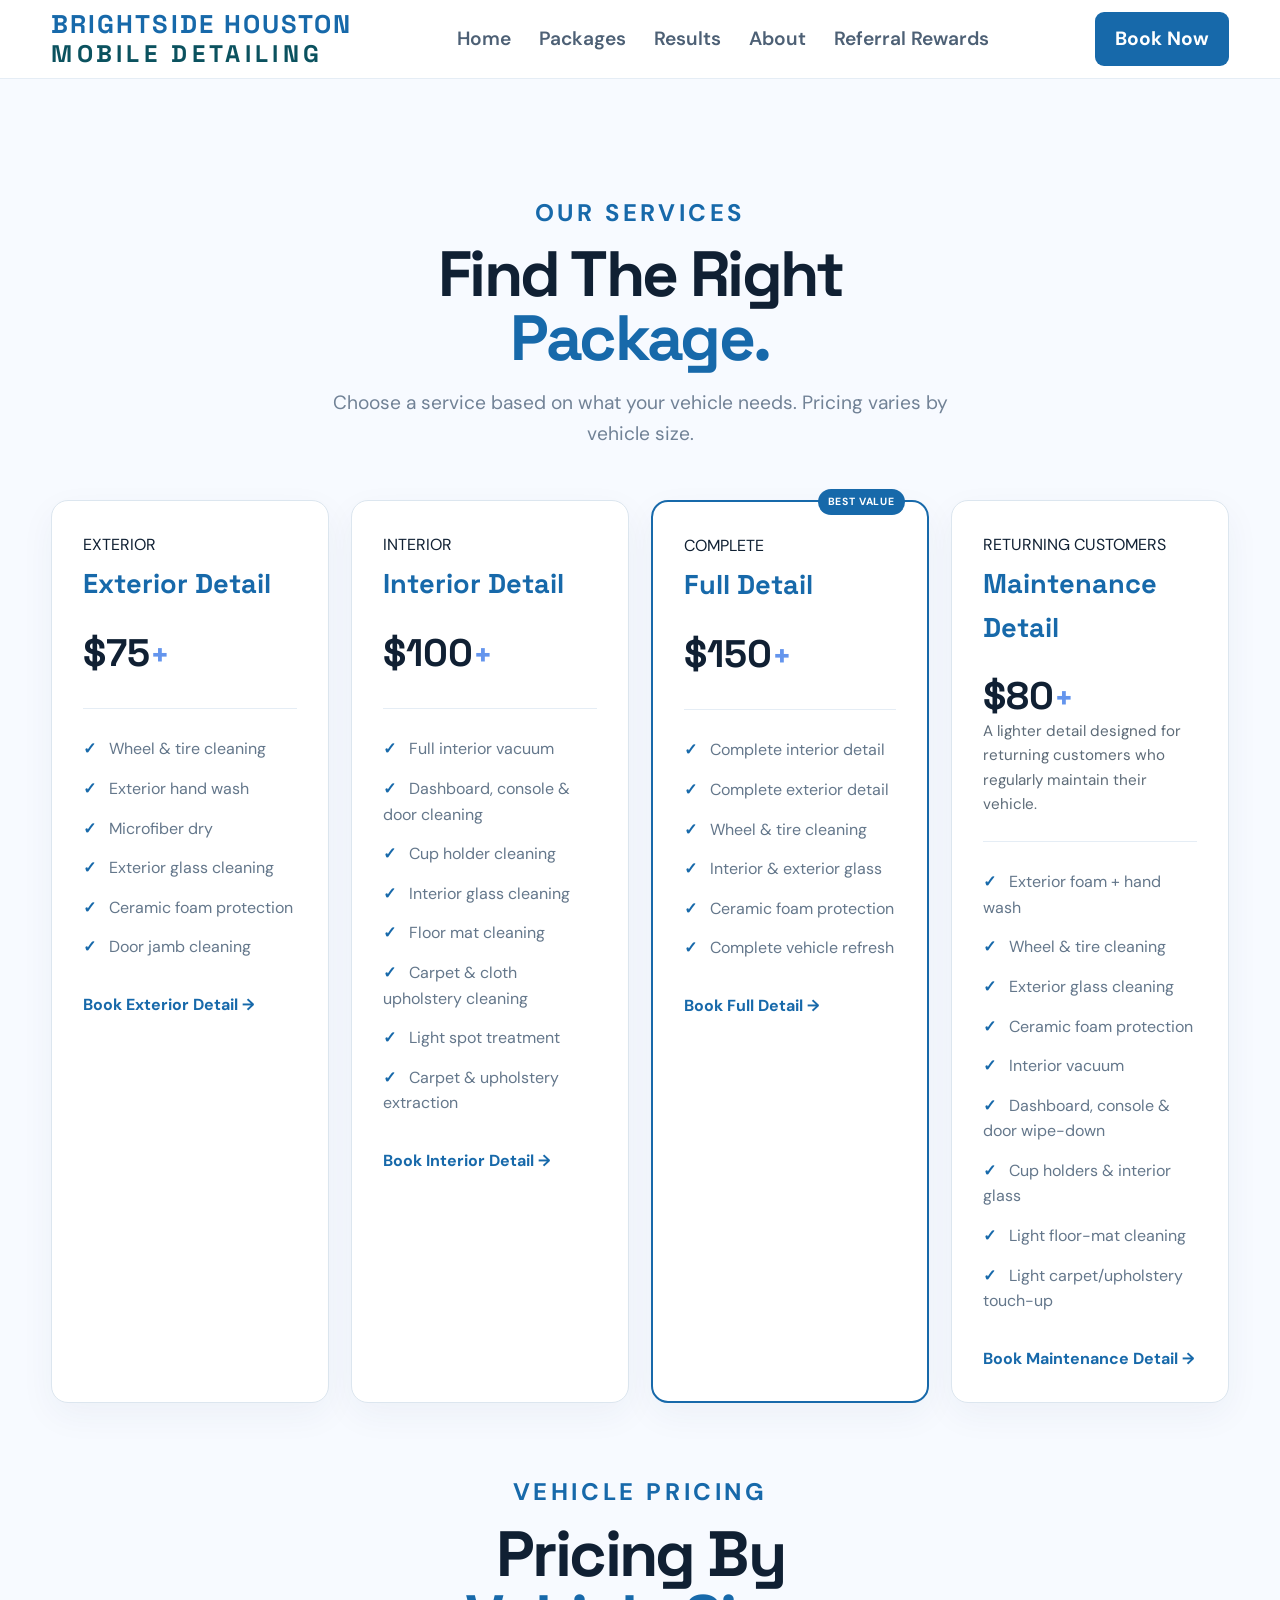
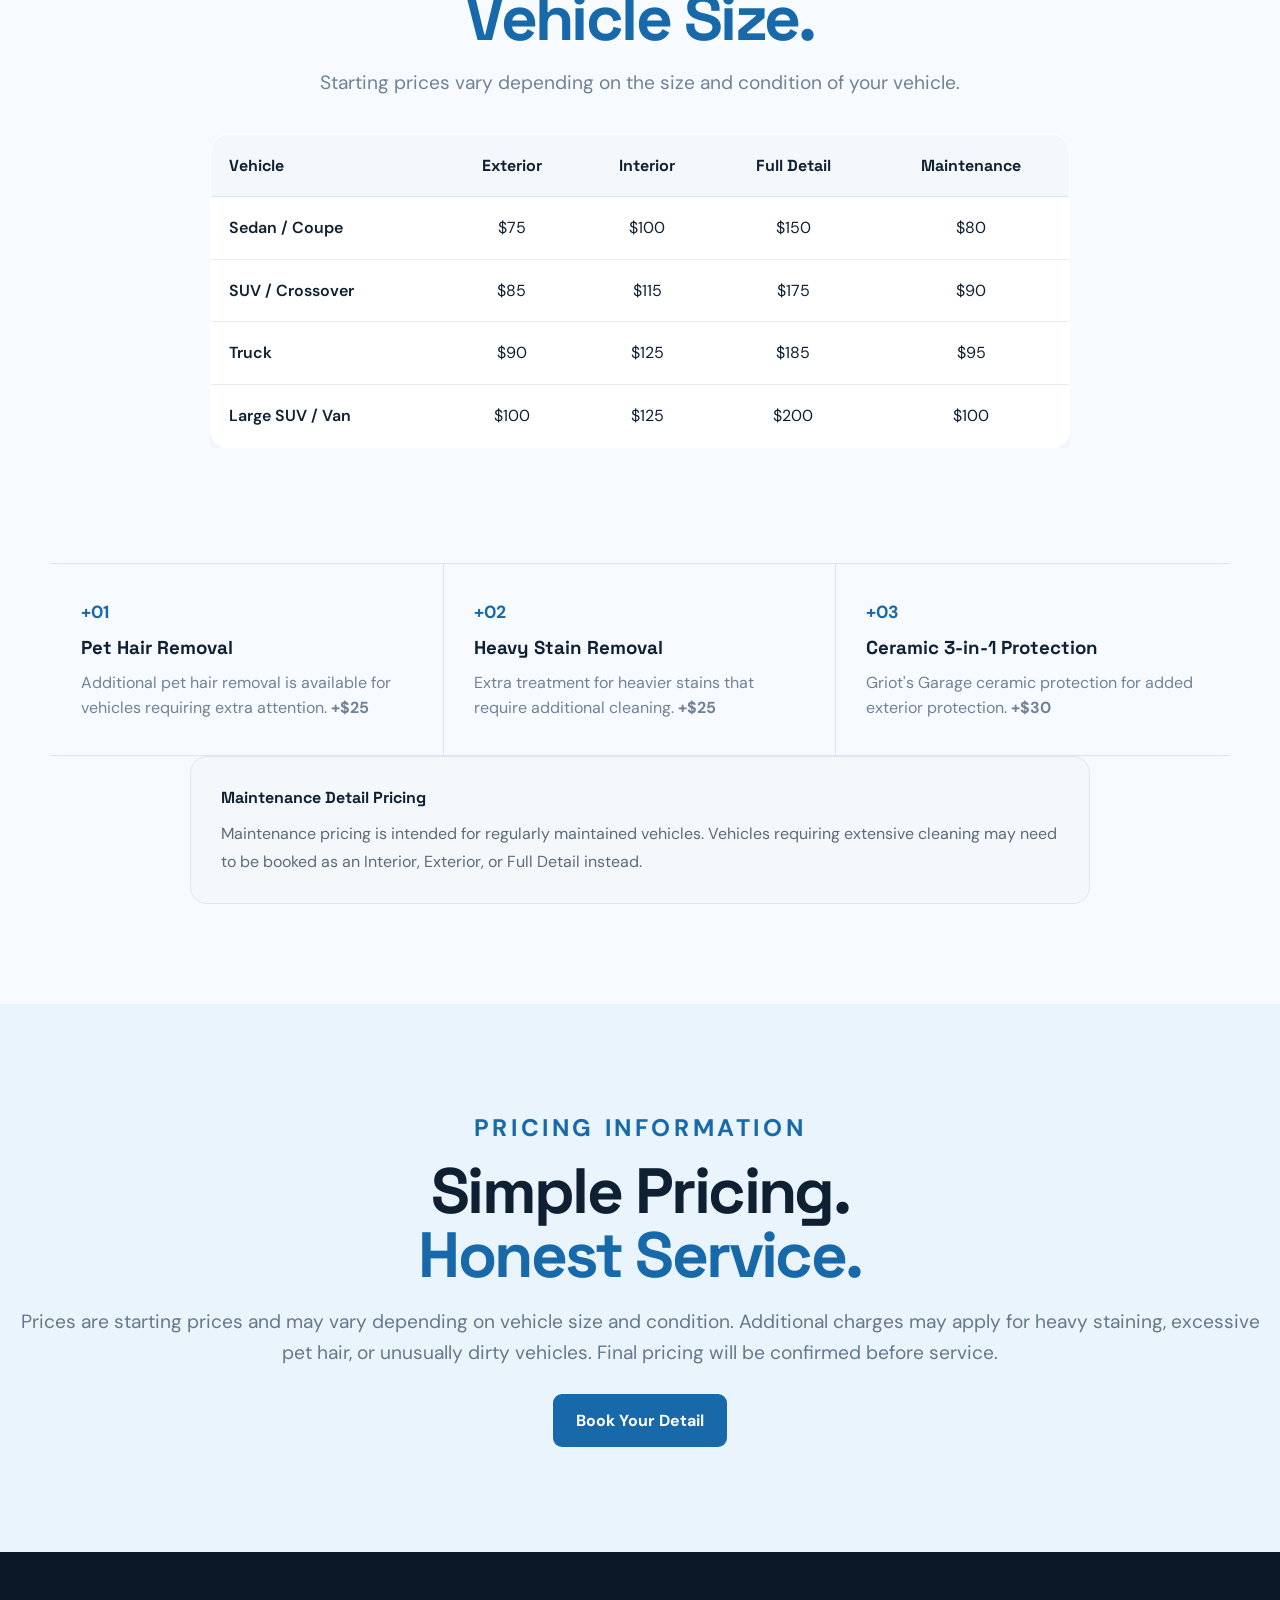
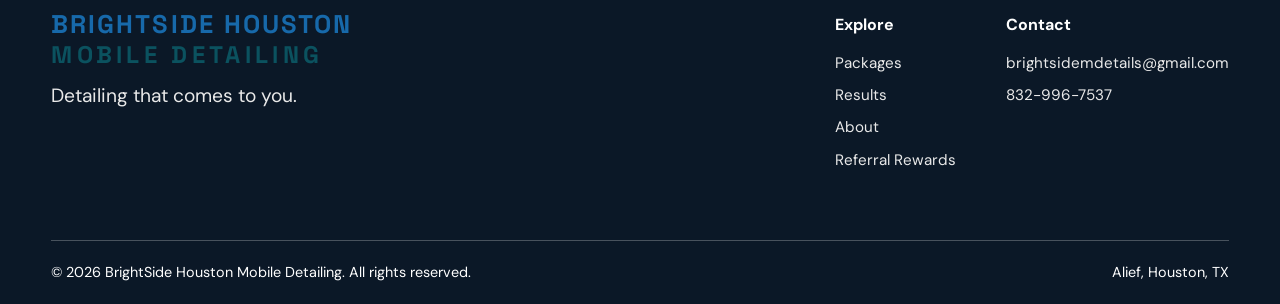
<file: packages/index.html>
<!DOCTYPE html>
<html lang="en">

<head>

    <meta charset="UTF-8">

    <meta
        name="viewport"
        content="width=device-width, initial-scale=1.0"
    >

    <title>
        Packages & Pricing | BrightSide Houston Detailing
    </title>
    <link rel="icon" type="image/png" href="/favicon.png">

    <meta
        name="description"
        content="View BrightSide Houston Detailing's exterior, interior, full detail, and maintenance detail packages and pricing."
    >

    <link rel="preconnect" href="https://fonts.googleapis.com">

    <link
        rel="preconnect"
        href="https://fonts.gstatic.com"
        crossorigin
    >

    <link
        href="https://fonts.googleapis.com/css2?family=DM+Sans:wght@400;500;600;700&family=Space+Grotesk:wght@500;600;700&display=swap"
        rel="stylesheet"
    >

    <!--
        IMPORTANT:
        This page is inside the /packages/ folder,
        so the shared stylesheet is one level above.
    -->

    <link
        rel="stylesheet"
        href="../style.css"
    >

</head>


<body>


<!-- =========================================================
     NAVIGATION
     ========================================================= -->

<header class="navbar">

    <div class="nav-container">

        <a
            href="../"
            class="logo"
        >

            <span>
                BRIGHTSIDE HOUSTON
            </span>

            <small>
                MOBILE DETAILING
            </small>

        </a>


        <nav class="nav-links">

            <a href="../">
                Home
            </a>

            <a href="./">
                Packages
            </a>

            <a href="../results/">
                Results
            </a>

            <a href="../about/">
                About
            </a>

            <a href="../how-it-works/">
                Referral Rewards
            </a>

        </nav>


        <a
            href="../booking/"
            class="nav-button"
        >
            Book Now
        </a>


        <button
            class="menu-button"
            id="menuButton"
            type="button"
            aria-label="Open navigation menu"
        >
            ☰
        </button>

    </div>

</header>



<main>



<!-- =========================================================
     PACKAGES
     ========================================================= -->

<section
    class="packages-preview"
    id="packages"
>

    <div class="section-heading">

        <p class="eyebrow">
            OUR SERVICES
        </p>


        <h2>

            Find The Right

            <span>
                Package.
            </span>

        </h2>


        <p>
            Choose a service based on what your
            vehicle needs. Pricing varies by vehicle size.
        </p>

    </div>



    <div class="package-grid">


        <!-- =================================================
             EXTERIOR DETAIL
             ================================================= -->

        <article class="package-card">

            <div class="package-top">

                <p class="package-label">
                    EXTERIOR
                </p>


                <h3>
                    Exterior Detail
                </h3>


                <p class="price">
                    $75<span>+</span>
                </p>

            </div>


            <ul>

                <li>
                    Wheel & tire cleaning
                </li>

                <li>
                    Exterior hand wash
                </li>

                <li>
                    Microfiber dry
                </li>

                <li>
                    Exterior glass cleaning
                </li>

                <li>
                    Ceramic foam protection
                </li>

                <li>
                    Door jamb cleaning
                </li>

            </ul>


            <a
                href="../booking/"
                class="card-link"
            >
                Book Exterior Detail →
            </a>

        </article>



        <!-- =================================================
             INTERIOR DETAIL
             ================================================= -->

        <article class="package-card">

            <div class="package-top">

                <p class="package-label">
                    INTERIOR
                </p>


                <h3>
                    Interior Detail
                </h3>


                <p class="price">
                    $100<span>+</span>
                </p>

            </div>


            <ul>

                <li>
                    Full interior vacuum
                </li>

                <li>
                    Dashboard, console & door cleaning
                </li>

                <li>
                    Cup holder cleaning
                </li>

                <li>
                    Interior glass cleaning
                </li>

                <li>
                    Floor mat cleaning
                </li>

                <li>
                    Carpet & cloth upholstery cleaning
                </li>

                <li>
                    Light spot treatment
                </li>

                <li>
                    Carpet & upholstery extraction
                </li>

            </ul>


            <a
                href="../booking/"
                class="card-link"
            >
                Book Interior Detail →
            </a>

        </article>



        <!-- =================================================
             FULL DETAIL
             ================================================= -->

        <article class="package-card featured">

            <div class="popular">
                BEST VALUE
            </div>


            <div class="package-top">

                <p class="package-label">
                    COMPLETE
                </p>


                <h3>
                    Full Detail
                </h3>


                <p class="price">
                    $150<span>+</span>
                </p>

            </div>


            <ul>

                <li>
                    Complete interior detail
                </li>

                <li>
                    Complete exterior detail
                </li>

                <li>
                    Wheel & tire cleaning
                </li>

                <li>
                    Interior & exterior glass
                </li>

                <li>
                    Ceramic foam protection
                </li>

                <li>
                    Complete vehicle refresh
                </li>

            </ul>


            <a
                href="../booking/"
                class="card-link"
            >
                Book Full Detail →
            </a>

        </article>



        <!-- =================================================
             MAINTENANCE DETAIL
             ================================================= -->

        <article class="package-card">

            <div class="package-top">

                <p class="package-label">
                    RETURNING CUSTOMERS
                </p>


                <h3>
                    Maintenance Detail
                </h3>


                <p class="price">
                    $80<span>+</span>
                </p>

            </div>


            <p
                style="
                    margin: -8px 0 22px;
                    color: #5d6b78;
                    line-height: 1.6;
                    font-size: 0.95rem;
                "
            >
                A lighter detail designed for returning
                customers who regularly maintain their vehicle.
            </p>


            <ul>

                <li>
                    Exterior foam + hand wash
                </li>

                <li>
                    Wheel & tire cleaning
                </li>

                <li>
                    Exterior glass cleaning
                </li>

                <li>
                    Ceramic foam protection
                </li>

                <li>
                    Interior vacuum
                </li>

                <li>
                    Dashboard, console & door wipe-down
                </li>

                <li>
                    Cup holders & interior glass
                </li>

                <li>
                    Light floor-mat cleaning
                </li>

                <li>
                    Light carpet/upholstery touch-up
                </li>

            </ul>


            <a
                href="../booking/"
                class="card-link"
            >
                Book Maintenance Detail →
            </a>

        </article>


    </div>



    <!-- =====================================================
         VEHICLE PRICING
         ===================================================== -->

    <div
        style="
            max-width: 900px;
            margin: 70px auto 0;
            padding: 0 20px;
        "
    >

        <div class="section-heading">

            <p class="eyebrow">
                VEHICLE PRICING
            </p>


            <h2>

                Pricing By

                <span>
                    Vehicle Size.
                </span>

            </h2>


            <p>
                Starting prices vary depending on the size
                and condition of your vehicle.
            </p>

        </div>



        <div
            style="
                overflow-x: auto;
                margin-top: 35px;
            "
        >

            <table
                style="
                    width: 100%;
                    border-collapse: collapse;
                    background: #ffffff;
                    border: 1px solid #dce6ef;
                    border-radius: 17px;
                    overflow: hidden;
                    box-shadow: 0 12px 35px rgba(30, 60, 90, 0.05);
                    min-width: 650px;
                "
            >

                <thead>

                    <tr>

                        <th
                            style="
                                text-align: left;
                                padding: 18px;
                                background: #f4f8fb;
                                color: #102033;
                                font-family: 'Space Grotesk', sans-serif;
                                border-bottom: 1px solid #dce6ef;
                            "
                        >
                            Vehicle
                        </th>


                        <th
                            style="
                                padding: 18px;
                                background: #f4f8fb;
                                color: #102033;
                                font-family: 'Space Grotesk', sans-serif;
                                border-bottom: 1px solid #dce6ef;
                            "
                        >
                            Exterior
                        </th>


                        <th
                            style="
                                padding: 18px;
                                background: #f4f8fb;
                                color: #102033;
                                font-family: 'Space Grotesk', sans-serif;
                                border-bottom: 1px solid #dce6ef;
                            "
                        >
                            Interior
                        </th>


                        <th
                            style="
                                padding: 18px;
                                background: #f4f8fb;
                                color: #102033;
                                font-family: 'Space Grotesk', sans-serif;
                                border-bottom: 1px solid #dce6ef;
                            "
                        >
                            Full Detail
                        </th>


                        <th
                            style="
                                padding: 18px;
                                background: #f4f8fb;
                                color: #102033;
                                font-family: 'Space Grotesk', sans-serif;
                                border-bottom: 1px solid #dce6ef;
                            "
                        >
                            Maintenance
                        </th>

                    </tr>

                </thead>


                <tbody>


                    <tr>

                        <td
                            style="
                                padding: 18px;
                                font-weight: 600;
                                color: #102033;
                                border-bottom: 1px solid #e6edf3;
                            "
                        >
                            Sedan / Coupe
                        </td>

                        <td
                            style="
                                padding: 18px;
                                text-align: center;
                                border-bottom: 1px solid #e6edf3;
                            "
                        >
                            $75
                        </td>

                        <td
                            style="
                                padding: 18px;
                                text-align: center;
                                border-bottom: 1px solid #e6edf3;
                            "
                        >
                            $100
                        </td>

                        <td
                            style="
                                padding: 18px;
                                text-align: center;
                                border-bottom: 1px solid #e6edf3;
                            "
                        >
                            $150
                        </td>

                        <td
                            style="
                                padding: 18px;
                                text-align: center;
                                border-bottom: 1px solid #e6edf3;
                            "
                        >
                            $80
                        </td>

                    </tr>



                    <tr>

                        <td
                            style="
                                padding: 18px;
                                font-weight: 600;
                                color: #102033;
                                border-bottom: 1px solid #e6edf3;
                            "
                        >
                            SUV / Crossover
                        </td>

                        <td
                            style="
                                padding: 18px;
                                text-align: center;
                                border-bottom: 1px solid #e6edf3;
                            "
                        >
                            $85
                        </td>

                        <td
                            style="
                                padding: 18px;
                                text-align: center;
                                border-bottom: 1px solid #e6edf3;
                            "
                        >
                            $115
                        </td>

                        <td
                            style="
                                padding: 18px;
                                text-align: center;
                                border-bottom: 1px solid #e6edf3;
                            "
                        >
                            $175
                        </td>

                        <td
                            style="
                                padding: 18px;
                                text-align: center;
                                border-bottom: 1px solid #e6edf3;
                            "
                        >
                            $90
                        </td>

                    </tr>



                    <tr>

                        <td
                            style="
                                padding: 18px;
                                font-weight: 600;
                                color: #102033;
                                border-bottom: 1px solid #e6edf3;
                            "
                        >
                            Truck
                        </td>

                        <td
                            style="
                                padding: 18px;
                                text-align: center;
                                border-bottom: 1px solid #e6edf3;
                            "
                        >
                            $90
                        </td>

                        <td
                            style="
                                padding: 18px;
                                text-align: center;
                                border-bottom: 1px solid #e6edf3;
                            "
                        >
                            $125
                        </td>

                        <td
                            style="
                                padding: 18px;
                                text-align: center;
                                border-bottom: 1px solid #e6edf3;
                            "
                        >
                            $185
                        </td>

                        <td
                            style="
                                padding: 18px;
                                text-align: center;
                                border-bottom: 1px solid #e6edf3;
                            "
                        >
                            $95
                        </td>

                    </tr>



                    <tr>

                        <td
                            style="
                                padding: 18px;
                                font-weight: 600;
                                color: #102033;
                            "
                        >
                            Large SUV / Van
                        </td>

                        <td
                            style="
                                padding: 18px;
                                text-align: center;
                            "
                        >
                            $100
                        </td>

                        <td
                            style="
                                padding: 18px;
                                text-align: center;
                            "
                        >
                            $125
                        </td>

                        <td
                            style="
                                padding: 18px;
                                text-align: center;
                            "
                        >
                            $200
                        </td>

                        <td
                            style="
                                padding: 18px;
                                text-align: center;
                            "
                        >
                            $100
                        </td>

                    </tr>


                </tbody>

            </table>

        </div>

    </div>

</section>



<!-- =========================================================
     ADD-ONS
     ========================================================= -->

<section class="benefits">

    <div class="benefit">

        <span class="benefit-number">
            +01
        </span>

        <h3>
            Pet Hair Removal
        </h3>

        <p>
            Additional pet hair removal is available
            for vehicles requiring extra attention.
            <strong>+$25</strong>
        </p>

    </div>


    <div class="benefit">

        <span class="benefit-number">
            +02
        </span>

        <h3>
            Heavy Stain Removal
        </h3>

        <p>
            Extra treatment for heavier stains
            that require additional cleaning.
            <strong>+$25</strong>
        </p>

    </div>


    <div class="benefit">

        <span class="benefit-number">
            +03
        </span>

        <h3>
            Ceramic 3-in-1 Protection
        </h3>

        <p>
            Griot's Garage ceramic protection
            for added exterior protection.
            <strong>+$30</strong>
        </p>

    </div>

</section>



<!-- =========================================================
     MAINTENANCE NOTE
     ========================================================= -->

<section
    style="
        width: min(900px, 92%);
        margin: 0 auto;
        padding: 0 0 100px;
    "
>

    <div
        style="
            padding: 28px 30px;
            background: #f4f8fb;
            border: 1px solid #dce6ef;
            border-radius: 17px;
        "
    >

        <p
            style="
                margin: 0;
                color: #102033;
                font-weight: 700;
                font-family: 'Space Grotesk', sans-serif;
            "
        >
            Maintenance Detail Pricing
        </p>


        <p
            style="
                margin: 10px 0 0;
                color: #5d6b78;
                line-height: 1.7;
            "
        >
            Maintenance pricing is intended for regularly
            maintained vehicles. Vehicles requiring extensive
            cleaning may need to be booked as an Interior,
            Exterior, or Full Detail instead.
        </p>

    </div>

</section>



<!-- =========================================================
     PRICING NOTE
     ========================================================= -->

<section class="cta">

    <p class="eyebrow">
        PRICING INFORMATION
    </p>


    <h2>

        Simple Pricing.

        <span>
            Honest Service.
        </span>

    </h2>


    <p>
        Prices are starting prices and may vary depending
        on vehicle size and condition. Additional charges
        may apply for heavy staining, excessive pet hair,
        or unusually dirty vehicles. Final pricing will be
        confirmed before service.
    </p>


    <a
        href="../booking/"
        class="primary-button"
    >
        Book Your Detail
    </a>

</section>


</main>



<!-- =========================================================
     FOOTER
     ========================================================= -->

<footer>

    <div class="footer-container">


        <div class="footer-brand">

            <a
                href="../"
                class="logo"
            >

                <span>
                    BRIGHTSIDE HOUSTON
                </span>

                <small>
                    MOBILE DETAILING
                </small>

            </a>


            <p>
                Detailing that comes to you.
            </p>

        </div>



        <div class="footer-links">


            <div>

                <h4>
                    Explore
                </h4>

                <a href="../packages/">
                    Packages
                </a>

                <a href="../results/">
                    Results
                </a>

                <a href="../about/">
                    About
                </a>

                <a href="../how-it-works/">
                    Referral Rewards
                </a>

            </div>



            <div>

                <h4>
                    Contact
                </h4>

                <a href="mailto:brightsidemdetails@gmail.com">
                    brightsidemdetails@gmail.com
                </a>

                <a href="tel:8329967537">
                    832-996-7537
                </a>

            </div>


        </div>

    </div>



    <div class="footer-bottom">

        <p>
            © 2026 BrightSide Houston Mobile Detailing.
            All rights reserved.
        </p>

        <p>
            Alief, Houston, TX
        </p>

    </div>

</footer>



<!-- =========================================================
     JAVASCRIPT
     ========================================================= -->

<script src="../script.js"></script>

</body>

</html>
</file>
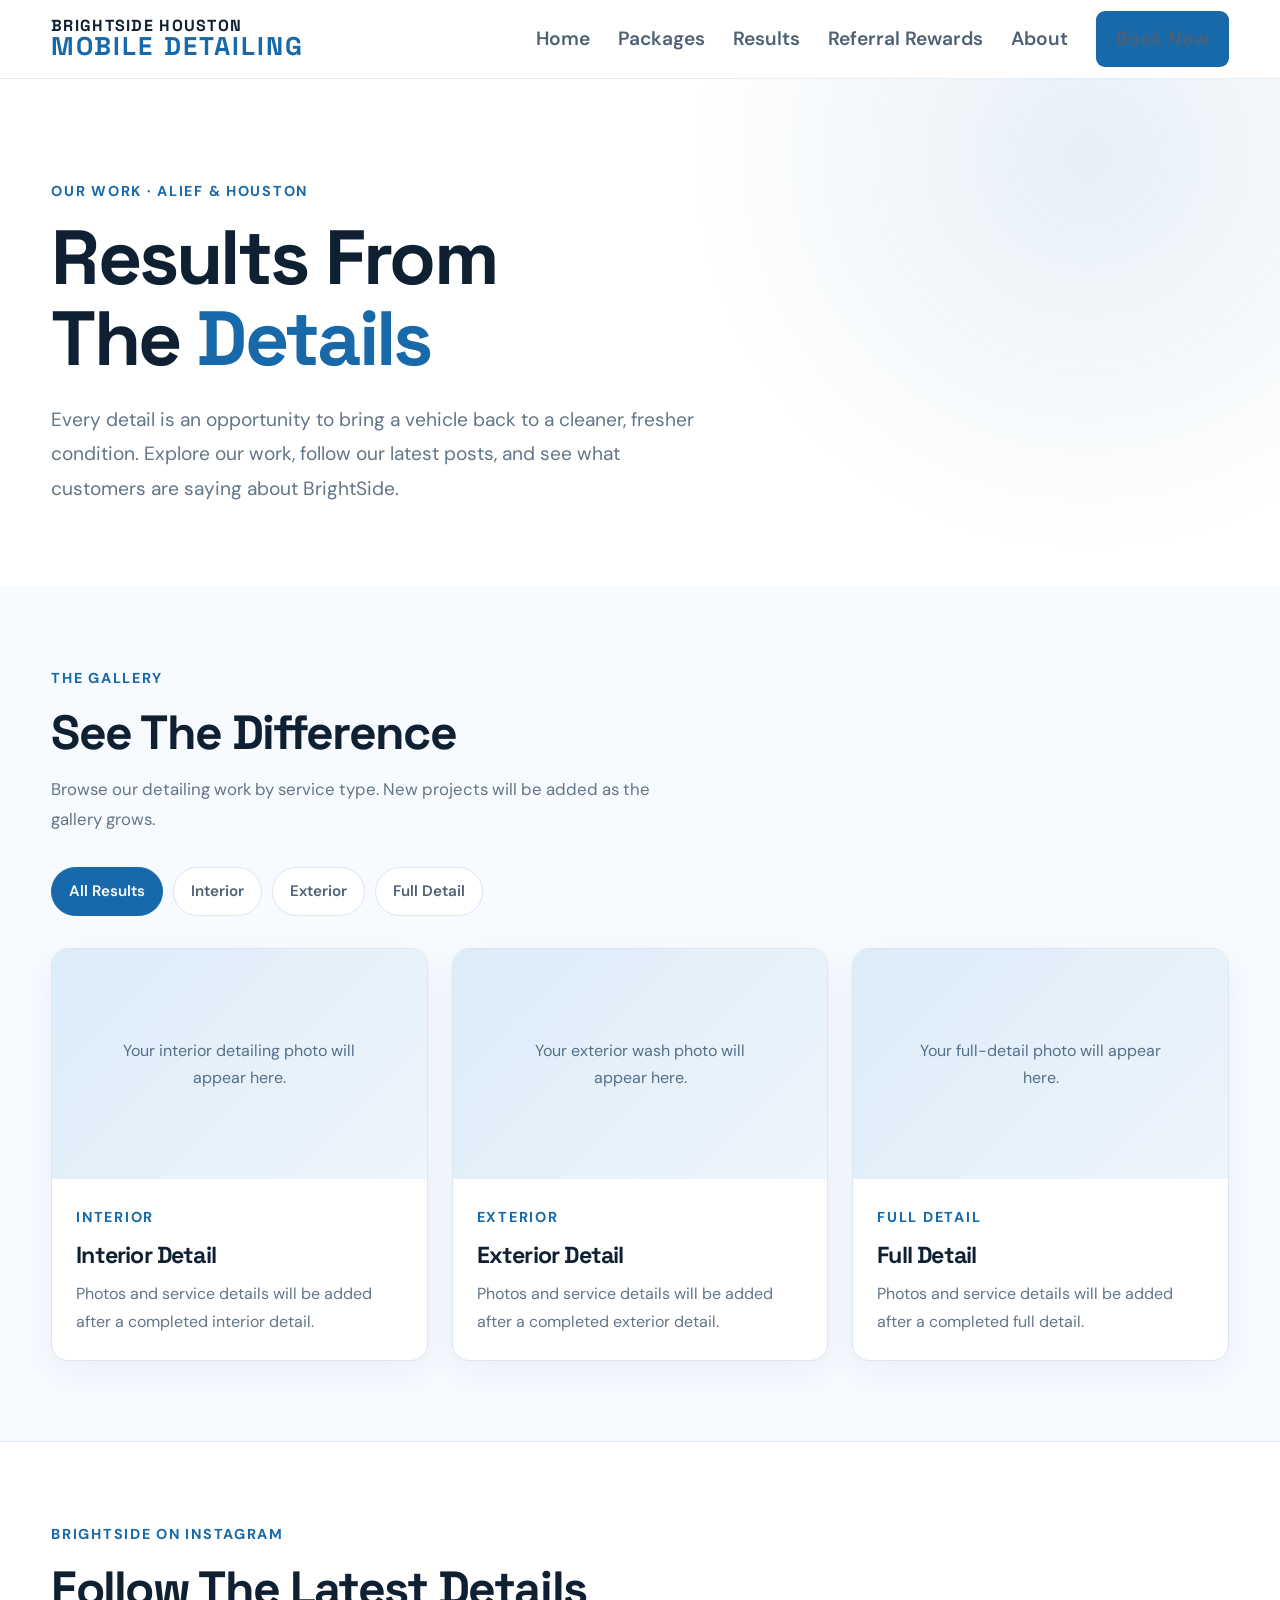
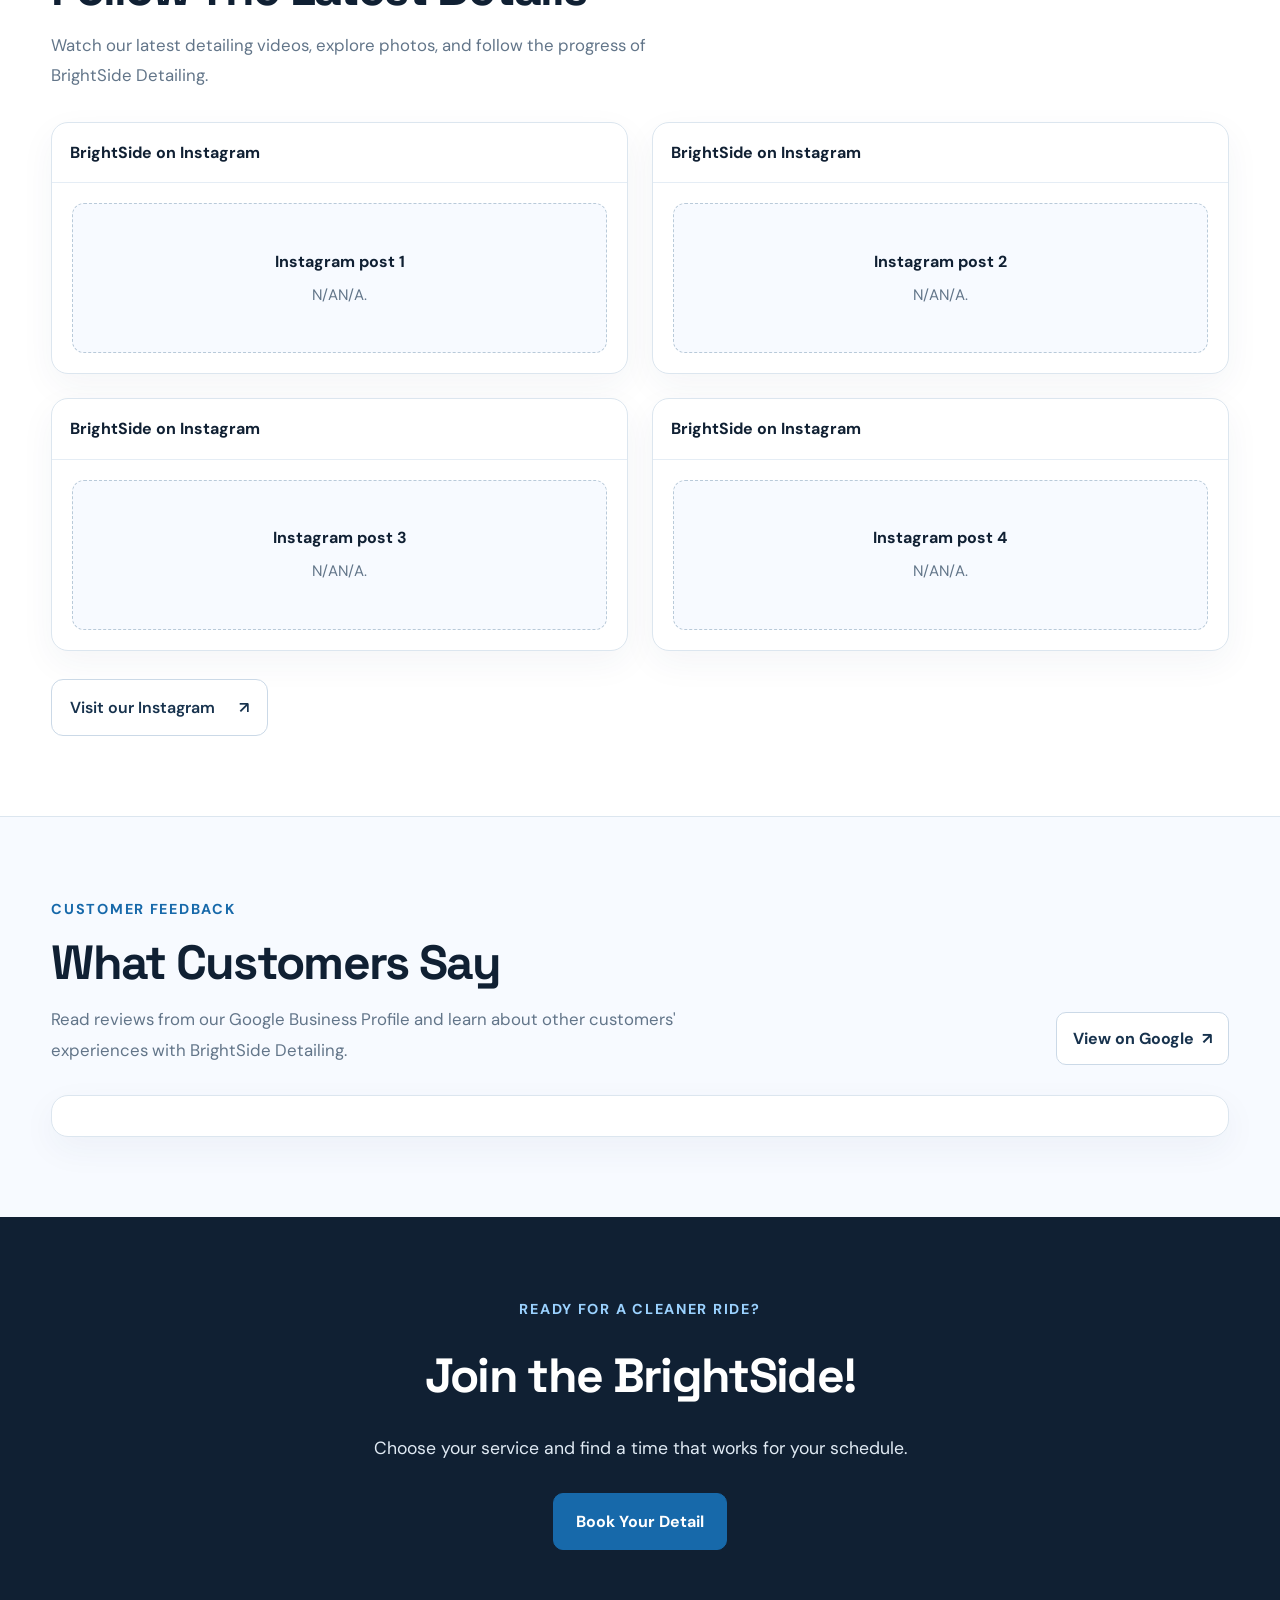
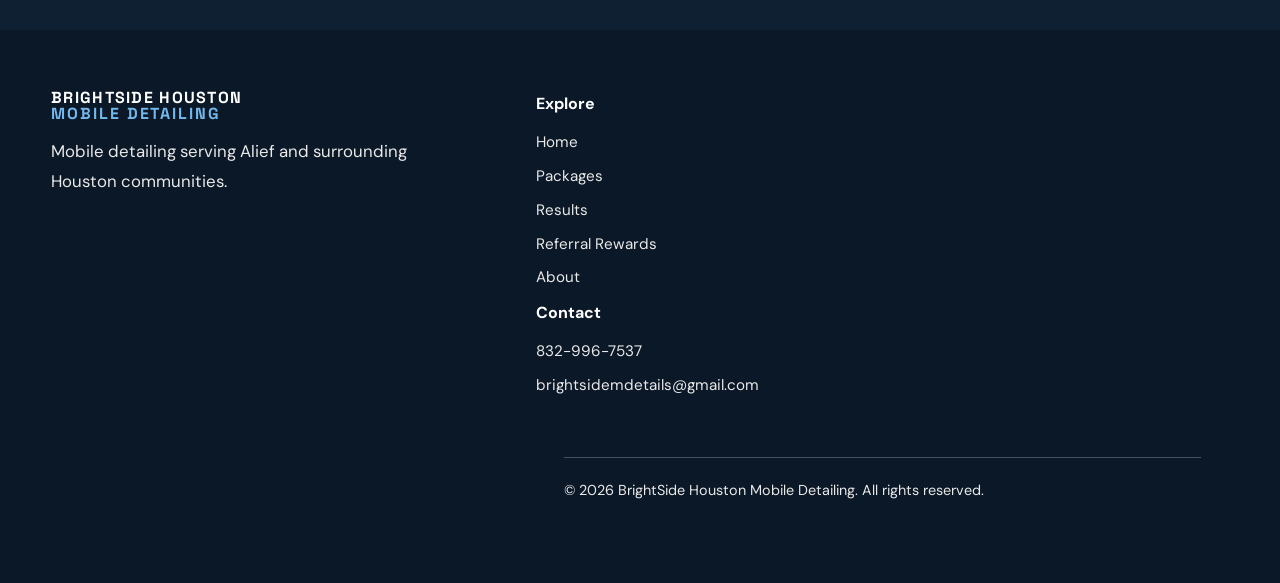
<file: results/index.html>
<!DOCTYPE html>
<html lang="en">
<head>
    <meta charset="UTF-8">
    <meta name="viewport" content="width=device-width, initial-scale=1.0">

    <title>Results | BrightSide Detailing</title>

    <meta
        name="description"
        content="Explore detailing results, Instagram posts, and Google reviews from BrightSide Detailing in Alief and Houston, Texas."
    >

    <link rel="icon" type="image/png" href="/favicon.png">

    <link rel="preconnect" href="https://fonts.googleapis.com">
    <link rel="preconnect" href="https://fonts.gstatic.com" crossorigin>

    <link
        href="https://fonts.googleapis.com/css2?family=DM+Sans:wght@400;500;600;700&family=Space+Grotesk:wght@400;500;600;700&display=swap"
        rel="stylesheet"
    >

    <link rel="stylesheet" href="../style.css">

    <style>
        /* =========================================
           RESULTS PAGE
        ========================================= */

        .results-page {
            color: #102033;
            background: #f7faff;
            font-family: "DM Sans", sans-serif;
        }

        .results-page *,
        .results-page *::before,
        .results-page *::after {
            box-sizing: border-box;
        }

        .results-container {
            width: min(1180px, 92%);
            margin: 0 auto;
        }

        .results-eyebrow {
            margin: 0 0 14px;
            color: #1769aa;
            font-size: 0.9rem;
            font-weight: 700;
            letter-spacing: 0.12em;
            text-transform: uppercase;
        }

        .results-page h1,
        .results-page h2,
        .results-page h3 {
            font-family: "Space Grotesk", sans-serif;
            letter-spacing: -0.035em;
        }

        .results-hero {
            padding: 100px 0 80px;
            background:
                radial-gradient(
                    circle at 85% 15%,
                    rgba(23, 105, 170, 0.10),
                    transparent 34%
                ),
                #ffffff;
        }

        .results-hero h1 {
            max-width: 760px;
            margin: 0;
            color: #102033;
            font-size: clamp(3rem, 6vw, 5rem);
            line-height: 1.05;
        }

        .results-hero h1 span {
            color: #1769aa;
        }

        .results-hero p:not(.results-eyebrow) {
            max-width: 650px;
            margin: 24px 0 0;
            color: #627589;
            font-size: 1.2rem;
            line-height: 1.8;
        }

        /* =========================================
           GALLERY AND FILTERS
        ========================================= */

        .results-gallery {
            padding: 80px 0;
            background: #f7faff;
        }

        .results-section-heading {
            margin-bottom: 32px;
        }

        .results-section-heading h2,
        .results-social h2,
        .results-reviews h2 {
            margin: 0;
            color: #102033;
            font-size: clamp(2.2rem, 4vw, 3rem);
            line-height: 1.15;
        }

        .results-section-heading p:not(.results-eyebrow) {
            max-width: 650px;
            margin: 14px 0 0;
            color: #627589;
            font-size: 1.05rem;
            line-height: 1.8;
        }

        .results-filters {
            display: flex;
            flex-wrap: wrap;
            gap: 10px;
            margin: 28px 0 32px;
        }

        .results-filter {
            padding: 11px 17px;
            border: 1px solid #dce6ef;
            border-radius: 999px;
            background: #ffffff;
            color: #4d6075;
            font: inherit;
            font-size: 0.95rem;
            font-weight: 600;
            cursor: pointer;
            transition:
                background 0.2s ease,
                border-color 0.2s ease,
                color 0.2s ease;
        }

        .results-filter:hover,
        .results-filter.active {
            border-color: #1769aa;
            background: #1769aa;
            color: #ffffff;
        }

        .results-grid {
            display: grid;
            grid-template-columns: repeat(3, minmax(0, 1fr));
            gap: 24px;
        }

        .result-card {
            overflow: hidden;
            border: 1px solid #dce6ef;
            border-radius: 17px;
            background: #ffffff;
            box-shadow: 0 12px 35px rgba(30, 60, 90, 0.05);
        }

        .result-card[hidden] {
            display: none;
        }

        .result-photo {
            display: flex;
            min-height: 230px;
            align-items: center;
            justify-content: center;
            padding: 24px;
            background: linear-gradient(135deg, #dcecf9, #eef5fb);
            color: #547089;
            text-align: center;
        }

        .result-photo p {
            max-width: 260px;
            margin: 0;
            font-size: 1rem;
            line-height: 1.7;
        }

        .result-card-content {
            padding: 24px;
        }

        .result-category {
            display: inline-block;
            margin-bottom: 10px;
            color: #1769aa;
            font-size: 0.9rem;
            font-weight: 700;
            letter-spacing: 0.12em;
            text-transform: uppercase;
        }

        .result-card h3 {
            margin: 0;
            color: #102033;
            font-size: 1.45rem;
            line-height: 1.3;
        }

        .result-card-content p {
            margin: 10px 0 0;
            color: #627589;
            font-size: 1rem;
            line-height: 1.75;
        }

        /* =========================================
           INSTAGRAM SECTION
        ========================================= */

        .results-social {
            padding: 80px 0;
            border-top: 1px solid #dce6ef;
            background: #ffffff;
        }

        .results-social-intro,
        .results-reviews-intro {
            max-width: 650px;
            margin: 14px 0 0;
            color: #627589;
            font-size: 1.05rem;
            line-height: 1.8;
        }

        .instagram-grid {
            display: grid;
            grid-template-columns: repeat(2, minmax(0, 1fr));
            align-items: start;
            gap: 24px;
            margin-top: 32px;
        }

        .instagram-card {
            min-width: 0;
            overflow: hidden;
            border: 1px solid #dce6ef;
            border-radius: 17px;
            background: #ffffff;
            box-shadow: 0 12px 35px rgba(30, 60, 90, 0.05);
        }

        .instagram-card-heading {
            padding: 16px 18px;
            border-bottom: 1px solid #e5edf5;
            color: #102033;
            font-size: 1rem;
            font-weight: 700;
        }

        .instagram-card-body {
            min-height: 180px;
            padding: 20px;
        }

        .instagram-placeholder {
            display: flex;
            min-height: 150px;
            flex-direction: column;
            align-items: center;
            justify-content: center;
            padding: 22px;
            border: 1px dashed #b9cad9;
            border-radius: 12px;
            background: #f7faff;
            text-align: center;
        }

        .instagram-placeholder strong {
            margin-bottom: 8px;
            color: #102033;
            font-size: 1rem;
        }

        .instagram-placeholder p {
            max-width: 290px;
            margin: 0;
            color: #627589;
            font-size: 0.95rem;
            line-height: 1.7;
        }

        .instagram-card blockquote.instagram-media {
            width: 100% !important;
            min-width: 0 !important;
            max-width: 100% !important;
            margin: 0 auto !important;
        }

        .results-social-links {
            display: flex;
            flex-wrap: wrap;
            gap: 12px;
            margin-top: 28px;
        }

        .results-social-link {
            display: inline-flex;
            min-width: 210px;
            align-items: center;
            justify-content: space-between;
            gap: 24px;
            padding: 14px 18px;
            border: 1px solid #cbd9e7;
            border-radius: 12px;
            background: #ffffff;
            color: #17324d;
            font-size: 1rem;
            font-weight: 600;
            text-decoration: none;
            transition:
                border-color 0.2s ease,
                color 0.2s ease,
                transform 0.2s ease;
        }

        .results-social-link:hover {
            transform: translateY(-2px);
            border-color: #1769aa;
            color: #1769aa;
        }

        /* =========================================
           GOOGLE REVIEWS SECTION
        ========================================= */

        .results-reviews {
            padding: 80px 0;
            border-top: 1px solid #dce6ef;
            background: #f7faff;
        }

        .reviews-heading-row {
            display: flex;
            align-items: flex-end;
            justify-content: space-between;
            gap: 24px;
            margin-bottom: 30px;
        }

        .reviews-google-link {
            display: inline-flex;
            flex-shrink: 0;
            align-items: center;
            justify-content: center;
            gap: 8px;
            padding: 12px 16px;
            border: 1px solid #cbd9e7;
            border-radius: 10px;
            background: #ffffff;
            color: #17324d;
            font-size: 1rem;
            font-weight: 700;
            text-decoration: none;
            transition:
                border-color 0.2s ease,
                color 0.2s ease;
        }

        .reviews-google-link:hover {
            border-color: #1769aa;
            color: #1769aa;
        }

        .google-reviews-widget {
            width: 100%;
            min-width: 0;
            padding: 20px;
            overflow: hidden;
            border: 1px solid #dce6ef;
            border-radius: 17px;
            background: #ffffff;
            box-shadow: 0 12px 35px rgba(30, 60, 90, 0.05);
        }

        .google-reviews-widget > div {
            max-width: 100%;
        }

        .reviews-note {
            margin: 16px 0 0;
            color: #627589;
            font-size: 0.9rem;
            line-height: 1.7;
        }

        /* =========================================
           FINAL CALL TO ACTION
        ========================================= */

        .results-cta {
            padding: 80px 0;
            background: #102033;
            color: #ffffff;
            text-align: center;
        }

        .results-cta .results-eyebrow {
            color: #9bd2ff;
        }

        .results-cta h2 {
            margin: 0;
            color: #ffffff;
            font-size: clamp(2.2rem, 4.5vw, 3rem);
        }

        .results-cta p:not(.results-eyebrow) {
            max-width: 560px;
            margin: 16px auto 0;
            color: #e0eaf4;
            font-size: 1.1rem;
            line-height: 1.8;
        }

        .results-cta-button {
            display: inline-flex;
            margin-top: 28px;
            align-items: center;
            justify-content: center;
            padding: 14px 22px;
            border: 1px solid #1769aa;
            border-radius: 10px;
            background: #1769aa;
            color: #ffffff;
            font-size: 1rem;
            font-weight: 700;
            text-decoration: none;
            transition:
                background 0.2s ease,
                color 0.2s ease,
                transform 0.2s ease;
        }

        .results-cta-button:hover {
            background: #0f548b;
            border-color: #0f548b;
            color: #ffffff;
            transform: translateY(-2px);
        }

        /* =========================================
           RESPONSIVE LAYOUT
        ========================================= */

        @media (max-width: 850px) {
            .results-grid {
                grid-template-columns: repeat(2, minmax(0, 1fr));
            }

            .results-hero {
                padding: 78px 0 60px;
            }
        }

        @media (max-width: 760px) {
            .site-footer .footer-container {
                flex-direction: column;
                gap: 32px;
            }

            .site-footer .footer-links {
                gap: 32px;
            }
        }

        @media (max-width: 600px) {
            .results-container {
                width: min(100% - 32px, 1180px);
            }

            .results-grid,
            .instagram-grid {
                grid-template-columns: 1fr;
            }

            .results-hero {
                padding: 70px 0 58px;
            }

            .results-hero p:not(.results-eyebrow) {
                font-size: 1.05rem;
            }

            .results-section-heading p:not(.results-eyebrow),
            .results-social-intro,
            .results-reviews-intro {
                font-size: 1rem;
            }

            .results-gallery,
            .results-social,
            .results-reviews {
                padding: 56px 0;
            }

            .results-filters {
                gap: 8px;
            }

            .results-filter {
                padding: 9px 12px;
                font-size: 0.9rem;
            }

            .results-social-links {
                flex-direction: column;
            }

            .results-social-link {
                width: 100%;
            }

            .reviews-heading-row {
                align-items: flex-start;
                flex-direction: column;
            }

            .google-reviews-widget {
                padding: 10px;
            }

            .site-footer .footer-container {
                padding: 42px 0;
            }

            .site-footer .footer-links {
                flex-direction: column;
                gap: 22px;
            }

            .site-footer .footer-bottom {
                flex-direction: column;
                gap: 8px;
            }
        }
    </style>
</head>

<body class="results-page">

    <!-- =========================================
         SITE HEADER
    ========================================== -->

    <header class="navbar">
        <div class="nav-container">

            <a href="../index.html" class="logo">
                BRIGHTSIDE HOUSTON
                <span>MOBILE DETAILING</span>
            </a>

            <nav class="nav-links" aria-label="Main navigation">
                <a href="../index.html">Home</a>
                <a href="../packages/">Packages</a>
                <a href="./" aria-current="page">Results</a>
                <a href="../how-it-works/">Referral Rewards</a>
                <a href="../about/">About</a>
                <a href="../booking/" class="nav-button">Book Now</a>
            </nav>

            <button
                class="menu-button"
                type="button"
                aria-label="Open navigation menu"
                aria-expanded="false"
            >
                <span></span>
                <span></span>
                <span></span>
            </button>

        </div>
    </header>

    <main>

        <!-- =========================================
             HERO
        ========================================== -->

        <section class="results-hero">
            <div class="results-container">

                <p class="results-eyebrow">
                    OUR WORK · ALIEF & HOUSTON
                </p>

                <h1>
                    Results From<br>
                    The <span>Details</span>
                </h1>

                <p>
                    Every detail is an opportunity to bring a vehicle
                    back to a cleaner, fresher condition. Explore our
                    work, follow our latest posts, and see what customers
                    are saying about BrightSide.
                </p>

            </div>
        </section>

        <!-- =========================================
             RESULTS GALLERY
             Replace placeholders with real photos
             as you complete detailing jobs.
        ========================================== -->

        <section class="results-gallery">
            <div class="results-container">

                <div class="results-section-heading">
                    <p class="results-eyebrow">THE GALLERY</p>

                    <h2>See The Difference</h2>

                    <p>
                        Browse our detailing work by service type.
                        New projects will be added as the gallery grows.
                    </p>
                </div>

                <div class="results-filters" aria-label="Filter results">

                    <button
                        class="results-filter active"
                        type="button"
                        data-filter="all"
                        aria-pressed="true"
                    >
                        All Results
                    </button>

                    <button
                        class="results-filter"
                        type="button"
                        data-filter="interior"
                        aria-pressed="false"
                    >
                        Interior
                    </button>

                    <button
                        class="results-filter"
                        type="button"
                        data-filter="exterior"
                        aria-pressed="false"
                    >
                        Exterior
                    </button>

                    <button
                        class="results-filter"
                        type="button"
                        data-filter="full-detail"
                        aria-pressed="false"
                    >
                        Full Detail
                    </button>

                </div>

                <div class="results-grid">

                    <article class="result-card" data-category="interior">
                        <div class="result-photo">
                            <p>
                                Your interior detailing photo will
                                appear here.
                            </p>
                        </div>

                        <div class="result-card-content">
                            <span class="result-category">Interior</span>

                            <h3>Interior Detail</h3>

                            <p>
                                Photos and service details will be added
                                after a completed interior detail.
                            </p>
                        </div>
                    </article>

                    <article class="result-card" data-category="exterior">
                        <div class="result-photo">
                            <p>
                                Your exterior wash photo will
                                appear here.
                            </p>
                        </div>

                        <div class="result-card-content">
                            <span class="result-category">Exterior</span>

                            <h3>Exterior Detail</h3>

                            <p>
                                Photos and service details will be added
                                after a completed exterior detail.
                            </p>
                        </div>
                    </article>

                    <article class="result-card" data-category="full-detail">
                        <div class="result-photo">
                            <p>
                                Your full-detail photo will
                                appear here.
                            </p>
                        </div>

                        <div class="result-card-content">
                            <span class="result-category">Full Detail</span>

                            <h3>Full Detail</h3>

                            <p>
                                Photos and service details will be added
                                after a completed full detail.
                            </p>
                        </div>
                    </article>

                </div>
            </div>
        </section>

        <!-- =========================================
             INSTAGRAM POSTS AND REELS
            ========================================== -->

        <section class="results-social">
            <div class="results-container">

                <p class="results-eyebrow">BRIGHTSIDE ON INSTAGRAM</p>

                <h2>Follow The Latest Details</h2>

                <p class="results-social-intro">
                    Watch our latest detailing videos, explore photos,
                    and follow the progress of BrightSide Detailing.
                </p>

                <div
                    class="instagram-grid"
                    id="instagram-posts"
                    aria-label="Instagram posts and Reels"
                >
                    <!-- Instagram embeds and placeholders are added by JavaScript. -->
                </div>

                <div class="results-social-links">

                    <a
                        href="https://www.instagram.com/brightsidehtxdetails/"
                        target="_blank"
                        rel="noopener noreferrer"
                        class="results-social-link"
                    >
                        <span>Visit our Instagram</span>
                        <span aria-hidden="true">↗</span>
                    </a>

                </div>

            </div>
        </section>

        <!-- =========================================
             GOOGLE REVIEWS
             SociableKIT widget ID: 25722789
        ========================================== -->

        <section class="results-reviews">
            <div class="results-container">

                <div class="reviews-heading-row">
                    <div>
                        <p class="results-eyebrow">CUSTOMER FEEDBACK</p>

                        <h2>What Customers Say</h2>

                        <p class="results-reviews-intro">
                            Read reviews from our Google Business Profile
                            and learn about other customers' experiences
                            with BrightSide Detailing.
                        </p>
                    </div>

                    <a
                        href="https://share.google/ZgSSk3RRMLEiMej0G"
                        target="_blank"
                        rel="noopener noreferrer"
                        class="reviews-google-link"
                    >
                        View on Google
                        <span aria-hidden="true">↗</span>
                    </a>
                </div>

                <div class="google-reviews-widget">
                    <div
                        class="sk-ww-google-reviews"
                        data-embed-id="25722789"
                    ></div>
                </div>

            </div>
        </section>

        <!-- =========================================
             BOOKING CALL TO ACTION
        ========================================== -->

        <section class="results-cta">
            <div class="results-container">

                <p class="results-eyebrow">READY FOR A CLEANER RIDE?</p>

                <h2>Join the BrightSide!</h2>

                <p>
                    Choose your service and find a time that works
                    for your schedule.
                </p>

                <a
                    href="../booking/"
                    class="results-cta-button"
                >
                    Book Your Detail
                </a>

            </div>
        </section>

    </main>

    <!-- =========================================
         SHARED SITE FOOTER
    ========================================== -->

    <footer class="site-footer">

        <div class="footer-container">

            <div class="footer-brand">

                <a href="../index.html" class="logo">
                    BRIGHTSIDE HOUSTON
                    <span>MOBILE DETAILING</span>
                </a>

                <p>
                    Mobile detailing serving Alief and surrounding
                    Houston communities.
                </p>

            </div>

<div class="footer-links">

    <div>
        <h4>Explore</h4>
        <a href="../index.html">Home</a>
        <a href="../packages/">Packages</a>
        <a href="./">Results</a>
        <a href="../how-it-works/">Referral Rewards</a>
        <a href="../about/">About</a>

    <div>
        <h4>Contact</h4>
        <a href="tel:8329967537">832-996-7537</a>
        <a href="mailto:brightsidemdetails@gmail.com">
            brightsidemdetails@gmail.com
        </a>
    </div>

</div>


        <p class="footer-bottom">
            <span>
                © <span id="current-year"></span> BrightSide Houston Mobile Detailing.
                All rights reserved.
            </span>
        </p>

    </footer>

    <!-- =========================================
         SOCIABLEKIT GOOGLE REVIEWS SCRIPT
    ========================================== -->

    <script
        src="https://widgets.sociablekit.com/google-reviews/widget.js"
        defer
    ></script>

    <!-- =========================================
         INSTAGRAM EMBEDS, GALLERY FILTERS,
         MOBILE NAVIGATION, AND FOOTER YEAR
    ========================================== -->

    <script>
        document.addEventListener("DOMContentLoaded", function () {

            /* -------------------------------------
               INSTAGRAM POST AND REEL URLS
            ------------------------------------- */

            const instagramPostUrls = [
                "",
                "",
                "",
                ""
            ];

            const instagramContainer =
                document.getElementById("instagram-posts");

            function createInstagramCard(url, index) {
                const card = document.createElement("article");
                card.className = "instagram-card";

                const heading = document.createElement("div");
                heading.className = "instagram-card-heading";
                heading.textContent = "BrightSide on Instagram";

                const body = document.createElement("div");
                body.className = "instagram-card-body";

                card.appendChild(heading);
                card.appendChild(body);

                if (!url) {
                    const placeholder = document.createElement("div");
                    placeholder.className = "instagram-placeholder";

                    const title = document.createElement("strong");
                    title.textContent = "Instagram post " + (index + 1);

                    const message = document.createElement("p");
                    message.textContent =
                        "N/A" +
                        "N/A.";

                    placeholder.appendChild(title);
                    placeholder.appendChild(message);
                    body.appendChild(placeholder);

                    return card;
                }

                const isInstagramUrl =
                    /^https?:\/\/(www\.)?instagram\.com\/(p|reel|tv)\/[^/]+/i
                        .test(url.trim());

                if (!isInstagramUrl) {
                    const message = document.createElement("p");
                    message.textContent =
                        "This link does not look like an Instagram post or Reel URL.";

                    body.appendChild(message);

                    return card;
                }

                const embed = document.createElement("blockquote");
                embed.className = "instagram-media";

                embed.setAttribute(
                    "data-instgrm-permalink",
                    url.trim()
                );

                embed.setAttribute("data-instgrm-version", "14");

                body.appendChild(embed);

                return card;
            }

            if (instagramContainer) {
                instagramPostUrls.forEach(function (url, index) {
                    instagramContainer.appendChild(
                        createInstagramCard(url, index)
                    );
                });

                const instagramScript =
                    document.createElement("script");

                instagramScript.src =
                    "https://www.instagram.com/embed.js";

                instagramScript.async = true;

                instagramScript.onload = function () {
                    if (
                        window.instgrm &&
                        window.instgrm.Embeds
                    ) {
                        window.instgrm.Embeds.process();
                    }
                };

                document.body.appendChild(instagramScript);
            }

            /* -------------------------------------
               GALLERY FILTERS
            ------------------------------------- */

            const filterButtons =
                document.querySelectorAll(".results-filter");

            const resultCards =
                document.querySelectorAll(".result-card");

            filterButtons.forEach(function (button) {
                button.addEventListener("click", function () {
                    const selectedFilter = button.dataset.filter;

                    filterButtons.forEach(function (filterButton) {
                        const isActive = filterButton === button;

                        filterButton.classList.toggle(
                            "active",
                            isActive
                        );

                        filterButton.setAttribute(
                            "aria-pressed",
                            String(isActive)
                        );
                    });

                    resultCards.forEach(function (card) {
                        const matchesFilter =
                            selectedFilter === "all" ||
                            card.dataset.category === selectedFilter;

                        card.hidden = !matchesFilter;
                    });
                });
            });

            /* -------------------------------------
               MOBILE NAVIGATION
            ------------------------------------- */

            const menuButton =
                document.querySelector(".menu-button");

            const navLinks =
                document.querySelector(".nav-links");

            if (menuButton && navLinks) {
                menuButton.addEventListener("click", function () {
                    const isOpen =
                        navLinks.classList.toggle("mobile-open");

                    menuButton.classList.toggle("is-open", isOpen);

                    menuButton.setAttribute(
                        "aria-expanded",
                        String(isOpen)
                    );

                    menuButton.setAttribute(
                        "aria-label",
                        isOpen
                            ? "Close navigation menu"
                            : "Open navigation menu"
                    );

                    document.body.classList.toggle(
                        "mobile-menu-open",
                        isOpen
                    );
                });

                navLinks.querySelectorAll("a").forEach(function (link) {
                    link.addEventListener("click", function () {
                        navLinks.classList.remove("mobile-open");
                        menuButton.classList.remove("is-open");

                        menuButton.setAttribute(
                            "aria-expanded",
                            "false"
                        );

                        menuButton.setAttribute(
                            "aria-label",
                            "Open navigation menu"
                        );

                        document.body.classList.remove(
                            "mobile-menu-open"
                        );
                    });
                });

                window.addEventListener("resize", function () {
                    if (window.innerWidth > 900) {
                        navLinks.classList.remove("mobile-open");
                        menuButton.classList.remove("is-open");

                        menuButton.setAttribute(
                            "aria-expanded",
                            "false"
                        );

                        document.body.classList.remove(
                            "mobile-menu-open"
                        );
                    }
                });
            }

            /* -------------------------------------
               FOOTER YEAR
            ------------------------------------- */

            const yearElement =
                document.getElementById("current-year");

            if (yearElement) {
                yearElement.textContent =
                    new Date().getFullYear();
            }

        });
    </script>

</body>
</html>
</file>
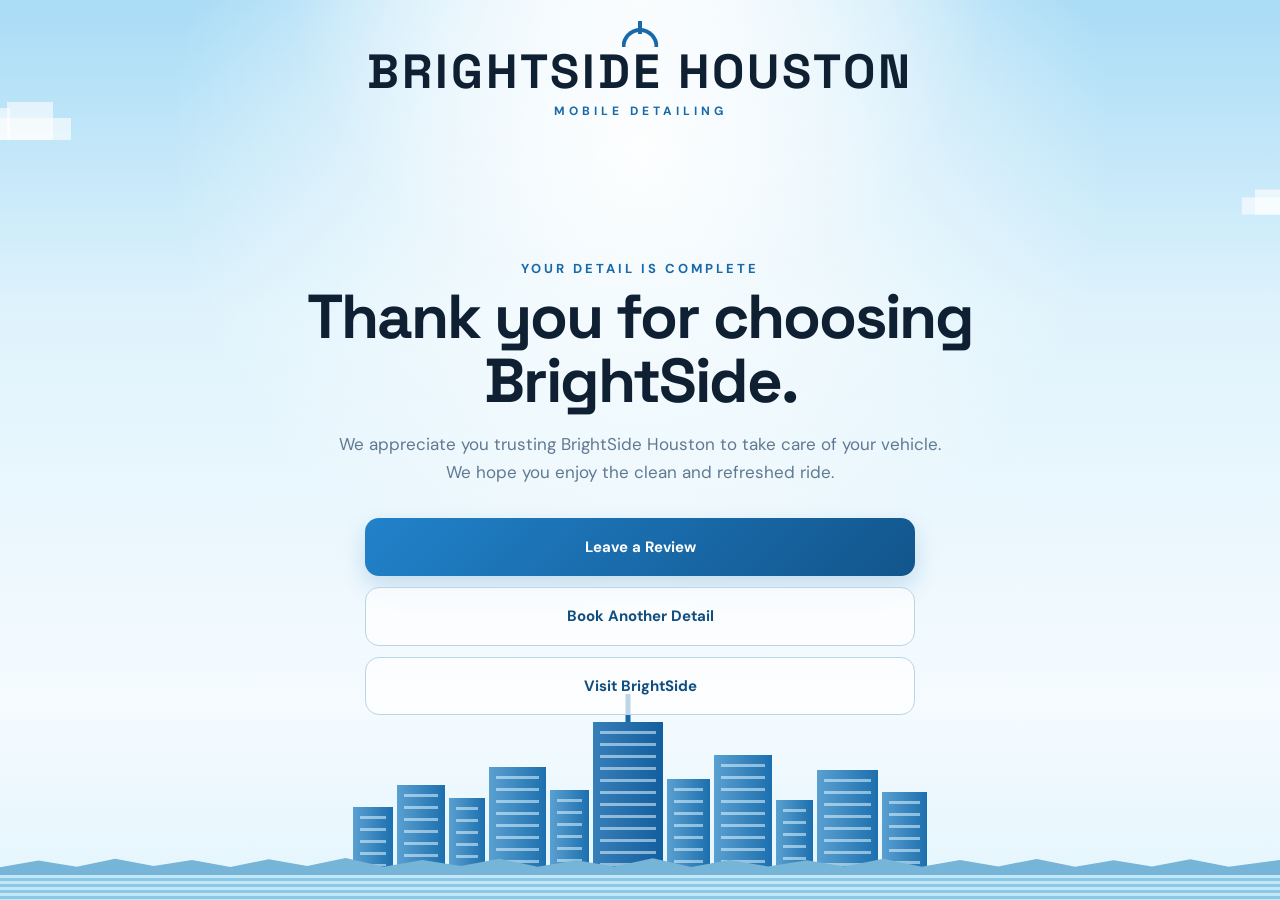
<file: thank-you/index.html>
<!DOCTYPE html>
<html lang="en">

<head>

    <!-- =========================================================
         BRIGHTSIDE HOUSTON DETAILING
         QR THANK-YOU PAGE
         ========================================================= -->

    <meta charset="UTF-8">

    <meta
        name="viewport"
        content="width=device-width, initial-scale=1.0"
    >

    <meta
        name="robots"
        content="noindex, nofollow"
    >

    <meta
        name="description"
        content="Thank you for choosing BrightSide Houston Mobile Detailing."
    >

    <title>
        Thank You | BrightSide Houston Mobile Detailing
    </title>


    <!-- =========================================================
         GOOGLE FONTS
         ========================================================= -->

    <link
        rel="preconnect"
        href="https://fonts.googleapis.com"
    >

    <link
        rel="preconnect"
        href="https://fonts.gstatic.com"
        crossorigin
    >

    <link
        href="https://fonts.googleapis.com/css2?family=DM+Sans:wght@400;500;600;700&family=Space+Grotesk:wght@500;600;700&display=swap"
        rel="stylesheet"
    >


    <style>

        /* =========================================================
           COLORS
           ========================================================= */

        :root {

            --blue: #1769aa;
            --blue-dark: #12558c;
            --navy: #102033;

            --text: #30475d;
            --muted: #607991;

            --sky-top: #a9dcf6;
            --sky-middle: #dff3fc;
            --sky-bottom: #f5fbff;

            --white: #ffffff;

        }


        /* =========================================================
           RESET
           ========================================================= */

        * {

            box-sizing: border-box;

            margin: 0;

            padding: 0;

        }


        html {

            width: 100%;

            min-height: 100%;

        }


        body {

            width: 100%;

            min-height: 100vh;

            min-height: 100svh;

            margin: 0;

            overflow: hidden;

            font-family:
                "DM Sans",
                Arial,
                sans-serif;

            color: var(--text);

        }


        /* =========================================================
           PAGE

           The page is divided into two visual areas:

           1. Main thank-you area
           2. Bottom pixel-art city

           Keeping the city absolutely positioned prevents the
           content from ever colliding with the buildings.
           ========================================================= */

        .thank-you-page {

            position: relative;

            width: 100%;

            min-height: 100vh;

            min-height: 100svh;

            overflow: hidden;

            background:

                radial-gradient(
                    circle at 50% 17%,
                    rgba(
                        255,
                        255,
                        255,
                        0.95
                    ) 0%,
                    rgba(
                        255,
                        255,
                        255,
                        0.55
                    ) 23%,
                    transparent 48%
                ),

                linear-gradient(
                    180deg,
                    var(--sky-top) 0%,
                    var(--sky-middle) 35%,
                    var(--sky-bottom) 78%,
                    #e3f5fd 100%
                );

        }


        /* =========================================================
           SOFT SUN / LIGHT
           ========================================================= */

        .sun-glow {

            position: absolute;

            width:
                min(720px, 100vw);

            height:
                min(720px, 100vw);

            top:
                -410px;

            left:
                50%;

            transform:
                translateX(-50%);

            border-radius: 50%;

            background:
                radial-gradient(
                    circle,
                    rgba(
                        255,
                        255,
                        255,
                        0.95
                    ) 0%,
                    rgba(
                        255,
                        255,
                        255,
                        0
                    ) 70%
                );

            pointer-events: none;

        }


        /* =========================================================
           PIXEL CLOUDS
           ========================================================= */

        .pixel-cloud {

            position: absolute;

            width: 116px;

            height: 22px;

            background:
                rgba(
                    255,
                    255,
                    255,
                    0.62
                );

            image-rendering:
                pixelated;

            z-index: 1;

            pointer-events: none;

            animation:
                cloudDrift
                18s
                ease-in-out
                infinite
                alternate;

        }


        .pixel-cloud::before {

            content: "";

            position: absolute;

            width: 38px;

            height: 32px;

            left: 17px;

            bottom: 0;

            background:
                rgba(
                    255,
                    255,
                    255,
                    0.62
                );

        }


        .pixel-cloud::after {

            content: "";

            position: absolute;

            width: 46px;

            height: 38px;

            left: 52px;

            bottom: 0;

            background:
                rgba(
                    255,
                    255,
                    255,
                    0.62
                );

        }


        .cloud-one {

            top: 118px;

            left: -45px;

        }


        .cloud-two {

            top: 195px;

            right: -65px;

            transform:
                scale(0.78);

            animation-delay:
                -7s;

        }


        .cloud-three {

            top: 370px;

            left: -105px;

            transform:
                scale(0.55);

            animation-delay:
                -12s;

        }


        .cloud-four {

            top: 410px;

            right: -100px;

            transform:
                scale(0.48);

            animation-delay:
                -3s;

        }


        @keyframes cloudDrift {

            from {

                translate:
                    0 0;

            }

            to {

                translate:
                    48px 5px;

            }

        }


        /* =========================================================
           MAIN CONTENT

           The bottom padding reserves the city area.

           The content itself never enters the skyline zone.
           ========================================================= */

        .content {

            position: relative;

            z-index: 10;

            width: min(
                760px,
                calc(100% - 40px)
            );

            height: calc(
                100vh - 185px
            );

            min-height: 0;

            margin:
                0 auto;

            padding-top:
                clamp(
                    34px,
                    5vh,
                    58px
                );

            display: flex;

            flex-direction: column;

            align-items: center;

            text-align: center;

        }


        /* =========================================================
           BRIGHTSIDE LOGO
           ========================================================= */

        .brand {

            position: relative;

            display: flex;

            flex-direction: column;

            align-items: center;

            margin-bottom:
                clamp(
                    24px,
                    3.5vh,
                    34px
                );

            opacity: 0;

            transform:
                translateY(-10px);

            animation:
                fadeLogo
                0.7s
                0.1s
                ease
                forwards;

        }


        .brand-name {

            position: relative;

            font-family:
                "Space Grotesk",
                Arial,
                sans-serif;

            color:
                var(--navy);

            font-size:
                clamp(
                    31px,
                    5vw,
                    48px
                );

            line-height: 1;

            font-weight: 700;

            letter-spacing:
                3px;

        }


        /* BrightSide sun mark */

        .brand-name::before {

            content: "";

            position: absolute;

            width: 29px;

            height: 15px;

            left: 50%;

            top: -20px;

            transform:
                translateX(-50%);

            border:
                4px solid
                var(--blue);

            border-bottom:
                0;

            border-radius:
                30px 30px 0 0;

        }


        .brand-name::after {

            content: "";

            position: absolute;

            width: 4px;

            height: 13px;

            left: 50%;

            top: -27px;

            transform:
                translateX(-50%);

            background:
                var(--blue);

        }


        .brand-subtitle {

            margin-top: 9px;

            color:
                var(--blue);

            font-size:
                clamp(
                    9px,
                    1.7vw,
                    12px
                );

            line-height: 1;

            font-weight: 700;

            letter-spacing:
                4px;

        }


        @keyframes fadeLogo {

            from {

                opacity: 0;

                transform:
                    translateY(-10px);

            }

            to {

                opacity: 1;

                transform:
                    translateY(0);

            }

        }


        /* =========================================================
           CHECKMARK
           ========================================================= */

        .check {

            position: relative;

            width:
                clamp(
                    74px,
                    9vw,
                    90px
                );

            height:
                clamp(
                    74px,
                    9vw,
                    90px
                );

            margin-bottom:
                clamp(
                    20px,
                    3vh,
                    27px
                );

            opacity: 0;

            transform:
                scale(0.7);

            animation:
                checkIn
                0.7s
                0.45s
                cubic-bezier(
                    .22,
                    1,
                    .36,
                    1
                )
                forwards;

        }


        .check-circle {

            width: 100%;

            height: 100%;

            border-radius: 50%;

            display: flex;

            align-items: center;

            justify-content: center;

            background:
                rgba(
                    255,
                    255,
                    255,
                    0.42
                );

            border:
                3px solid
                rgba(
                    23,
                    105,
                    170,
                    0.25
                );

            box-shadow:
                0 10px 26px
                rgba(
                    23,
                    105,
                    170,
                    0.08
                );

        }


        .check-mark {

            width: 33%;

            height: 21%;

            border-left:
                5px solid
                var(--blue);

            border-bottom:
                5px solid
                var(--blue);

            transform:
                rotate(-45deg)
                translate(
                    3px,
                    -3px
                );

        }


        .check::after {

            content: "";

            position: absolute;

            inset: -9px;

            border:
                2px solid
                rgba(
                    23,
                    105,
                    170,
                    0.10
                );

            border-radius: 50%;

            animation:
                pulse
                2.5s
                1.2s
                ease-out
                infinite;

        }


        @keyframes checkIn {

            from {

                opacity: 0;

                transform:
                    scale(0.7);

            }

            to {

                opacity: 1;

                transform:
                    scale(1);

            }

        }
        /* =========================================================
   TEXT FADE-UP ANIMATION

   The text starts slightly lower and invisible, then
   smoothly moves into place.
   ========================================================= */

@keyframes fadeUp {

    from {

        opacity: 0;

        transform:
            translateY(12px);

    }

    to {

        opacity: 1;

        transform:
            translateY(0);

    }

}


        @keyframes pulse {

            0% {

                opacity: 0.7;

                transform:
                    scale(0.9);

            }

            70% {

                opacity: 0;

                transform:
                    scale(1.18);

            }

            100% {

                opacity: 0;

                transform:
                    scale(1.18);

            }

        }


        /* =========================================================
           TEXT
           ========================================================= */

        .eyebrow {

            margin-bottom: 10px;

            color:
                var(--blue);

            font-size:
                clamp(
                    10px,
                    1.5vw,
                    13px
                );

            line-height: 1;

            font-weight: 700;

            letter-spacing:
                3px;

            text-transform:
                uppercase;

            opacity: 0;

            animation:
                fadeUp
                0.6s
                0.72s
                ease
                forwards;

        }


        h1 {

            max-width: 700px;

            margin-bottom: 18px;

            font-family:
                "Space Grotesk",
                Arial,
                sans-serif;

            color:
                var(--navy);

            font-size:
                clamp(
                    38px,
                    6.5vw,
                    62px
                );

            line-height:
                1.02;

            font-weight: 700;

            letter-spacing:
                -2px;

            opacity: 0;

            animation:
                fadeUp
                0.7s
                0.85s
                ease
                forwards;

        }


        .message {

            max-width: 610px;

            color:
                var(--muted);

            font-size:
                clamp(
                    14px,
                    1.9vw,
                    17px
                );

            line-height:
                1.65;

            opacity: 0;

            animation:
                fadeUp
                0.7s
                0.98s
                ease
                forwards;

        }


        /* =========================================================
           BUTTONS
           ========================================================= */

        .buttons {

            width: 100%;

            max-width: 550px;

            margin-top:
                clamp(
                    26px,
                    3.5vh,
                    36px
                );

            display:
                flex;

            flex-direction:
                column;

            gap: 11px;

            opacity: 0;

            transform:
                translateY(12px);

            animation:
                fadeUp
                0.7s
                1.12s
                ease
                forwards;

        }


        .button {

            position: relative;

            width: 100%;

            height:
                clamp(
                    53px,
                    6.5vh,
                    59px
                );

            display:
                flex;

            align-items:
                center;

            justify-content:
                center;

            border-radius:
                14px;

            padding:
                12px 22px;

            text-decoration:
                none;

            font-size:
                15px;

            font-weight:
                700;

            transition:
                transform 0.2s ease,
                box-shadow 0.2s ease,
                background 0.2s ease;

        }


        .button:hover {

            transform:
                translateY(-2px);

        }


        .button-review {

            color:
                var(--white);

            background:
                linear-gradient(
                    135deg,
                    #2182ca,
                    var(--blue-dark)
                );

            box-shadow:
                0 10px 24px
                rgba(
                    23,
                    105,
                    170,
                    0.20
                );

        }


        .button-secondary {

            color:
                #104e80;

            background:
                rgba(
                    255,
                    255,
                    255,
                    0.72
                );

            border:
                1px solid
                #b8d5e9;

        }


        .button-secondary:hover {

            background:
                rgba(
                    255,
                    255,
                    255,
                    0.95
                );

        }


        /* =========================================================
           PIXEL CITY

           IMPORTANT:
           This entire element is isolated from the content.

           Nothing inside the content can overlap the buildings.
           ========================================================= */

        .city {

            position: absolute;

            z-index: 5;

            left: 0;

            bottom: 0;

            width: 100%;

            height:
                clamp(
                    150px,
                    19vh,
                    190px
                );

            pointer-events:
                none;

        }


        /* =========================================================
           CITY BUILDINGS
           ========================================================= */

        .buildings {

            position: absolute;

            left: 50%;

            bottom: 27px;

            width:
                min(
                    760px,
                    100%
                );

            height: 155px;

            transform:
                translateX(-50%);

            display:
                flex;

            align-items:
                flex-end;

            justify-content:
                center;

            gap: 4px;

        }


        .building {

            position: relative;

            flex-shrink: 0;

            background:
                linear-gradient(
                    90deg,
                    #5aa0d1,
                    #1c6fae
                );

            image-rendering:
                pixelated;

        }


        .building::after {

            content: "";

            position: absolute;

            left: 7px;

            right: 7px;

            top: 9px;

            bottom: 7px;

            background:
                repeating-linear-gradient(
                    to bottom,
                    rgba(
                        225,
                        246,
                        255,
                        0.55
                    ) 0 3px,
                    transparent 3px 12px
                );

        }


        .building-1 {

            width: 40px;

            height: 66px;

        }


        .building-2 {

            width: 48px;

            height: 88px;

        }


        .building-3 {

            width: 36px;

            height: 75px;

        }


        .building-4 {

            width: 57px;

            height: 106px;

        }


        .building-5 {

            width: 39px;

            height: 83px;

        }


        .building-6 {

            width: 70px;

            height: 151px;

            background:
                linear-gradient(
                    90deg,
                    #377fb9,
                    #135e9e
                );

        }


        .building-6::before {

            content: "";

            position: absolute;

            width: 5px;

            height: 28px;

            left: 50%;

            top: -28px;

            transform:
                translateX(-50%);

            background:
                #1769aa;

        }


        .building-7 {

            width: 43px;

            height: 94px;

        }


        .building-8 {

            width: 58px;

            height: 118px;

        }


        .building-9 {

            width: 37px;

            height: 73px;

        }


        .building-10 {

            width: 61px;

            height: 103px;

        }


        .building-11 {

            width: 45px;

            height: 81px;

        }


        /* =========================================================
           PIXEL TREE LINE
           ========================================================= */

        .trees {

            position: absolute;

            left: 0;

            bottom: 24px;

            width: 100%;

            height: 31px;

            background:
                #76b4d8;

            clip-path:
                polygon(
                    0 72%,
                    3% 50%,
                    6% 70%,
                    9% 44%,
                    12% 68%,
                    15% 48%,
                    18% 71%,
                    21% 46%,
                    24% 68%,
                    27% 42%,
                    30% 70%,
                    33% 48%,
                    36% 68%,
                    39% 44%,
                    42% 70%,
                    45% 49%,
                    48% 69%,
                    51% 43%,
                    54% 71%,
                    57% 48%,
                    60% 69%,
                    63% 49%,
                    66% 69%,
                    69% 44%,
                    72% 70%,
                    75% 48%,
                    78% 69%,
                    81% 45%,
                    84% 70%,
                    87% 49%,
                    90% 69%,
                    93% 46%,
                    96% 70%,
                    100% 48%,
                    100% 100%,
                    0 100%
                );

        }


        /* =========================================================
           WATER
           ========================================================= */

        .water {

            position: absolute;

            left: 0;

            bottom: 0;

            width: 100%;

            height: 25px;

            background:
                repeating-linear-gradient(
                    to bottom,
                    #c2e7f7 0 3px,
                    #8bc8e7 3px 6px
                );

        }


        /* =========================================================
           DESKTOP
           ========================================================= */

        @media (min-width: 901px) {

            .content {

                padding-top:
                    48px;

            }

        }


        /* =========================================================
           TABLET
           ========================================================= */

        @media (max-width: 700px) {

            body {

                overflow:
                    hidden;

            }


            .content {

                width:
                    calc(
                        100% - 32px
                    );

                height:
                    calc(
                        100svh - 150px
                    );

                padding-top:
                    30px;

            }


            .brand {

                margin-bottom:
                    24px;

            }


            .check {

                margin-bottom:
                    21px;

            }


            h1 {

                max-width:
                    440px;

                font-size:
                    clamp(
                        36px,
                        10vw,
                        50px
                    );

                letter-spacing:
                    -1.5px;

            }


            .message {

                max-width:
                    390px;

                font-size:
                    14.5px;

            }


            .buttons {

                max-width:
                    440px;

                margin-top:
                    27px;

            }


            .city {

                height:
                    140px;

            }


            .buildings {

                width:
                    670px;

                height:
                    130px;

                bottom:
                    24px;

                transform:
                    translateX(-50%)
                    scale(0.78);

                transform-origin:
                    bottom center;

            }


            .trees {

                bottom:
                    22px;

            }


            .water {

                height:
                    23px;

            }


            .cloud-three,
            .cloud-four {

                display:
                    none;

            }

        }


        /* =========================================================
           SMALL PHONES
           ========================================================= */

        @media (max-width: 430px) {

            .content {

                width:
                    calc(
                        100% - 28px
                    );

                height:
                    calc(
                        100svh - 130px
                    );

                padding-top:
                    27px;

            }


            .brand {

                margin-bottom:
                    21px;

            }


            .brand-name {

                font-size:
                    29px;

            }


            .brand-subtitle {

                font-size:
                    8px;

                letter-spacing:
                    3px;

            }


            .check {

                width:
                    72px;

                height:
                    72px;

                margin-bottom:
                    19px;

            }


            .eyebrow {

                font-size:
                    9.5px;

                letter-spacing:
                    2px;

            }


            h1 {

                max-width:
                    350px;

                margin-bottom:
                    14px;

                font-size:
                    35px;

            }


            .message {

                max-width:
                    330px;

                font-size:
                    13.5px;

                line-height:
                    1.55;

            }


            .buttons {

                margin-top:
                    23px;

                gap:
                    9px;

            }


            .button {

                height:
                    52px;

                min-height:
                    52px;

                font-size:
                    14px;

                border-radius:
                    13px;

            }


            .city {

                height:
                    119px;

            }


            .buildings {

                width:
                    620px;

                height:
                    125px;

                bottom:
                    21px;

                transform:
                    translateX(-50%)
                    scale(0.64);

                transform-origin:
                    bottom center;

            }


            .trees {

                bottom:
                    20px;

                height:
                    28px;

            }


            .water {

                height:
                    21px;

            }


            .cloud-one {

                top:
                    105px;

                left:
                    -75px;

                transform:
                    scale(0.72);

            }


            .cloud-two {

                top:
                    175px;

                right:
                    -85px;

                transform:
                    scale(0.62);

            }

        }


        /* =========================================================
           VERY SHORT SCREENS

           Prevents the buttons from being pushed into the city
           on short phones.
           ========================================================= */

        @media (
            max-height: 700px
        ) {

            .content {

                padding-top:
                    22px;

            }


            .brand {

                margin-bottom:
                    17px;

            }


            .check {

                width:
                    64px;

                height:
                    64px;

                margin-bottom:
                    15px;

            }


            h1 {

                font-size:
                    clamp(
                        31px,
                        8vw,
                        44px
                    );

                margin-bottom:
                    11px;

            }


            .message {

                font-size:
                    13px;

            }


            .buttons {

                margin-top:
                    19px;

                gap:
                    7px;

            }


            .button {

                height:
                    45px;

                min-height:
                    45px;

            }

        }


        /* =========================================================
           REDUCED MOTION
           ========================================================= */

        @media (prefers-reduced-motion: reduce) {

            *,
            *::before,
            *::after {

                animation-duration:
                    0.01ms !important;

                animation-iteration-count:
                    1 !important;

                transition-duration:
                    0.01ms !important;

            }

        }

    </style>

</head>


<body>


    <main class="thank-you-page">


        <!-- =====================================================
             SOFT BACKGROUND LIGHT
             ===================================================== -->

        <div
            class="sun-glow"
            aria-hidden="true"
        ></div>


        <!-- =====================================================
             PIXEL CLOUDS
             ===================================================== -->

        <div
            class="pixel-cloud cloud-one"
            aria-hidden="true"
        ></div>

        <div
            class="pixel-cloud cloud-two"
            aria-hidden="true"
        ></div>

        <div
            class="pixel-cloud cloud-three"
            aria-hidden="true"
        ></div>

        <div
            class="pixel-cloud cloud-four"
            aria-hidden="true"
        ></div>


        <!-- =====================================================
             MAIN THANK-YOU CONTENT
             ===================================================== -->

        <section class="content">


            <!-- =================================================
                 BRIGHTSIDE BRAND
                 ================================================= -->

            <div class="brand">

                <span class="brand-name">
                    BRIGHTSIDE HOUSTON
                </span>

                <span class="brand-subtitle">
                    MOBILE DETAILING
                </span>

            </div>


            <!-- =================================================
                 COMPLETION CHECK
                 ================================================= -->

            <div
                class="check"
                aria-hidden="true"
            >

                <div class="check-circle">

                    <span
                        class="check-mark"
                    ></span>

                </div>

            </div>


            <!-- =================================================
                 TEXT
                 ================================================= -->

            <p class="eyebrow">
                Your detail is complete
            </p>


            <h1>
                Thank you for choosing BrightSide.
            </h1>


            <p class="message">

                We appreciate you trusting
                BrightSide Houston to take care
                of your vehicle. We hope you enjoy
                the clean and refreshed ride.

            </p>


            <!-- =================================================
                 ACTION BUTTONS
                 ================================================= -->

            <div class="buttons">


                <!-- REVIEW -->

                <a
                    class="button button-review"
                    href="https://g.page/r/CWmsD6ptwMNMEAI/review"
                    target="_blank"
                    rel="noopener noreferrer"
                >
                    Leave a Review
                </a>


                <!-- BOOK AGAIN -->

                <a
                    class="button button-secondary"
                    href="https://cal.com/brightsidehouston/booking"
                    target="_blank"
                    rel="noopener noreferrer"
                >
                    Book Another Detail
                </a>


                <!-- HOMEPAGE -->

                <a
                    class="button button-secondary"
                    href="https://brightside-htx.com/"
                >
                    Visit BrightSide
                </a>


            </div>


        </section>


        <!-- =====================================================
             PIXEL-ART CITY

             This is completely independent from the content
             section, so text cannot overlap the buildings.
             ===================================================== -->

        <div
            class="city"
            aria-hidden="true"
        >


            <!-- =================================================
                 BUILDINGS
                 ================================================= -->

            <div class="buildings">

                <div
                    class="building building-1"
                ></div>

                <div
                    class="building building-2"
                ></div>

                <div
                    class="building building-3"
                ></div>

                <div
                    class="building building-4"
                ></div>

                <div
                    class="building building-5"
                ></div>

                <div
                    class="building building-6"
                ></div>

                <div
                    class="building building-7"
                ></div>

                <div
                    class="building building-8"
                ></div>

                <div
                    class="building building-9"
                ></div>

                <div
                    class="building building-10"
                ></div>

                <div
                    class="building building-11"
                ></div>

            </div>


            <!-- =================================================
                 PIXEL TREE LINE
                 ================================================= -->

            <div
                class="trees"
            ></div>


            <!-- =================================================
                 WATER
                 ================================================= -->

            <div
                class="water"
            ></div>


        </div>


    </main>


</body>

</html>
</file>
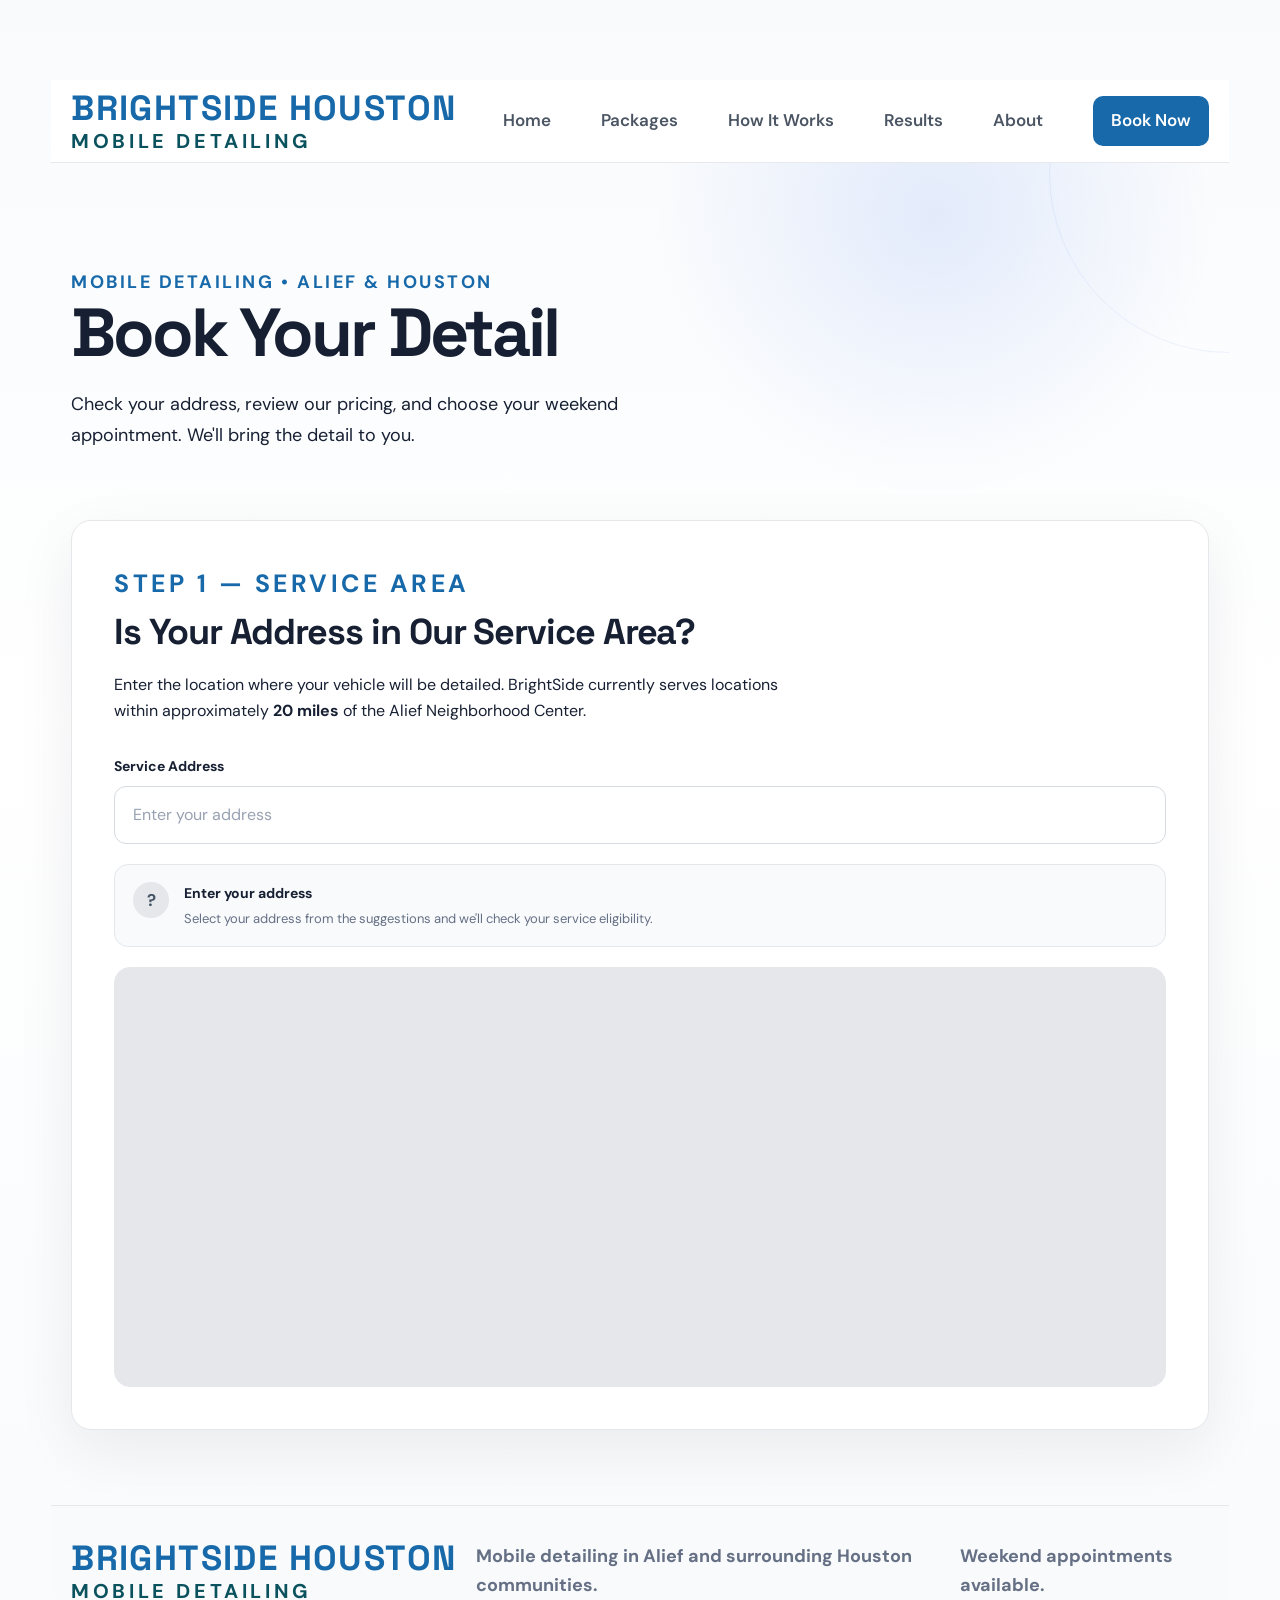
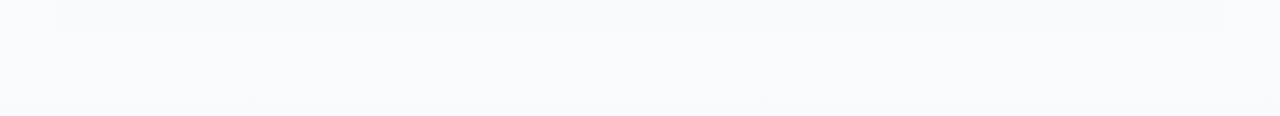
<file: booking/booking-index-fixed.html>
<!DOCTYPE html>
<html lang="en">

<head>

    <meta charset="UTF-8">

    <meta
        name="viewport"
        content="width=device-width, initial-scale=1.0"
    >

    <title>
        Book Your Detail | BrightSide Houston Detailing
    </title>

    <meta
        name="description"
        content="Check your service area, view BrightSide Houston Detailing pricing, and book your mobile detailing appointment."
    >


    <!-- =========================================================
         GOOGLE FONTS
         ========================================================= -->

    <link
        rel="preconnect"
        href="https://fonts.googleapis.com"
    >

    <link
        rel="preconnect"
        href="https://fonts.googleapis.com"
        crossorigin
    >

    <link
        href="https://fonts.googleapis.com/css2?family=DM+Sans:wght@400;500;600;700&family=Space+Grotesk:wght@500;600;700&display=swap"
        rel="stylesheet"
    >


    <!-- =========================================================
         SHARED SITE CSS
         ========================================================= -->

    <link
        rel="stylesheet"
        href="../style.css"
    >


    <!-- =========================================================
         MAPBOX
         ========================================================= -->

    <link
        href="https://api.mapbox.com/mapbox-gl-js/v3.14.0/mapbox-gl.css"
        rel="stylesheet"
    >

    <script
        src="https://api.mapbox.com/mapbox-gl-js/v3.14.0/mapbox-gl.js"
        defer
    ></script>


    <!-- =========================================================
         CAL.COM
         ========================================================= -->

    <script type="text/javascript">

        (function (C, A, L) {

            let p = function (a, ar) {
                a.q.push(ar);
            };

            let d = C.document;

            C.Cal = C.Cal || function () {

                let cal = C.Cal;
                let ar = arguments;

                if (!cal.loaded) {

                    cal.ns = {};
                    cal.q = cal.q || [];

                    d.head.appendChild(
                        d.createElement("script")
                    ).src = A;

                    cal.loaded = true;

                }

                if (ar[0] === L) {

                    const api = function () {
                        p(api, arguments);
                    };

                    const namespace = ar[1];

                    api.q = api.q || [];

                    if (
                        typeof namespace === "string"
                    ) {

                        cal.ns[namespace] =
                            cal.ns[namespace] || api;

                        p(
                            cal.ns[namespace],
                            ar
                        );

                        p(
                            cal,
                            [
                                "initNamespace",
                                namespace
                            ]
                        );

                    } else {

                        p(cal, ar);

                    }

                    return;

                }

                p(cal, ar);

            };

        })(
            window,
            "https://app.cal.com/embed/embed.js",
            "init"
        );


        Cal("init", {
            origin: "https://app.cal.com"
        });

    </script>


    <!-- =========================================================
         BOOKING PAGE DESIGN
         ========================================================= -->

    <style>

        /* =======================================================
           VARIABLES
           ======================================================= */

        .bs-booking-page {

            --bs-blue: #2563eb;
            --bs-blue-dark: #1d4ed8;
            --bs-blue-soft: #eff6ff;

            --bs-text: #172033;
            --bs-muted: #667085;

            --bs-border: #e5e7eb;

            --bs-background: #f6f8fb;
            --bs-white: #ffffff;

            --bs-success: #15803d;
            --bs-success-bg: #f0fdf4;

            --bs-warning: #b45309;
            --bs-warning-bg: #fffbeb;

            --bs-radius: 20px;

            background:
                linear-gradient(
                    180deg,
                    #f8fafc 0%,
                    #ffffff 42%,
                    #f8fafc 100%
                );

            color: var(--bs-text);

            font-family:
                "DM Sans",
                sans-serif;

            min-height: 100vh;

        }


        /* =======================================================
           GLOBAL BOOKING PAGE RESET
           ======================================================= */

        .bs-booking-page *,
        .bs-booking-page *::before,
        .bs-booking-page *::after {

            box-sizing: border-box;

        }


        .bs-booking-page a {

            text-decoration: none;

        }


        .bs-booking-page button,
        .bs-booking-page input {

            font-family:
                "DM Sans",
                sans-serif;

        }


        .bs-booking-container {

            width: min(
                1180px,
                calc(100% - 40px)
            );

            margin:
                0 auto;

        }


        /* =======================================================
           HEADER
           ======================================================= */

        .bs-booking-header {

            position: relative;

            background:
                rgba(
                    255,
                    255,
                    255,
                    0.94
                );

            border-bottom:
                1px solid
                rgba(
                    229,
                    231,
                    235,
                    0.9
                );

            backdrop-filter:
                blur(12px);

            z-index: 50;

        }


        .bs-booking-header-inner {

            min-height: 82px;

            display: flex;

            align-items: center;

            justify-content: space-between;

            gap: 30px;

            position: relative;

        }


        .bs-booking-logo {

            display: flex;

            flex-direction: column;

            line-height: 1;

            flex-shrink: 0;

        }


        .bs-booking-logo-main {

            color: #1769aa;

            font-family:
                "Space Grotesk",
                sans-serif;

            font-size: 35px;

            font-weight: 700;

            letter-spacing:
                0.04em;

        }


        .bs-booking-logo-sub {

            margin-top: 5px;

            color: #0b525f;

            font-size: 20px;

            font-weight: 700;

            letter-spacing:
                0.18em;

        }


        /* =======================================================
           DESKTOP NAVIGATION
           ======================================================= */

        .bs-booking-nav {

            display: flex;

            align-items: center;

            gap: 50px;

        }


        .bs-booking-nav a {

            color: #4b5563;

            font-size: 17px;

            font-weight: 600;

            transition:
                color 0.2s ease;

        }


        .bs-booking-nav a:hover {

            color:
                var(--bs-blue);

        }


        .bs-booking-nav .bs-booking-nav-button {

            padding:
                11px 18px;

            border-radius:
                10px;

            background:
                #1769aa;

            color:
                white;

            white-space:
                nowrap;

        }


        .bs-booking-nav
        .bs-booking-nav-button:hover {

            background:
                var(--bs-blue-dark);

            color:
                white;

        }


        /* =======================================================
           MOBILE MENU BUTTON
           ======================================================= */

        .bs-booking-menu-button {

            display: none;

            width: 46px;

            height: 46px;

            padding: 0;

            border:
                1px solid
                var(--bs-border);

            border-radius:
                10px;

            background:
                white;

            cursor: pointer;

            align-items: center;

            justify-content: center;

            flex-direction: column;

            gap: 5px;

            flex-shrink: 0;

        }


        .bs-booking-menu-button span {

            display: block;

            width: 22px;

            height: 2px;

            border-radius:
                999px;

            background:
                var(--bs-text);

            transition:
                transform 0.2s ease,
                opacity 0.2s ease;

        }


        /* =======================================================
           MOBILE NAVIGATION
           ======================================================= */

        .bs-booking-mobile-menu {

            display: none;

            position: absolute;

            top:
                calc(100% + 8px);

            left: 14px;

            right: 14px;

            z-index: 100;

            flex-direction: column;

            padding: 10px;

            background:
                white;

            border:
                1px solid
                var(--bs-border);

            border-radius:
                16px;

            box-shadow:
                0 18px 45px
                rgba(
                    15,
                    23,
                    42,
                    0.14
                );

        }


        .bs-booking-mobile-menu.mobile-open {

            display:
                flex;

        }


        .bs-booking-mobile-menu a {

            display: block;

            padding:
                13px 14px;

            border-radius:
                9px;

            color:
                #4b5563;

            font-size:
                15px;

            font-weight:
                600;

        }


        .bs-booking-mobile-menu a:hover {

            background:
                var(--bs-blue-soft);

            color:
                var(--bs-blue);

        }


        .bs-booking-mobile-menu
        .bs-booking-mobile-button {

            margin-top:
                5px;

            background:
                var(--bs-blue);

            color:
                white;

            text-align:
                center;

        }


        .bs-booking-mobile-menu
        .bs-booking-mobile-button:hover {

            background:
                var(--bs-blue-dark);

            color:
                white;

        }


        /* =======================================================
           HAMBURGER ANIMATION
           ======================================================= */

        .bs-booking-menu-button.menu-open
        span:nth-child(1) {

            transform:
                translateY(7px)
                rotate(45deg);

        }


        .bs-booking-menu-button.menu-open
        span:nth-child(2) {

            opacity:
                0;

        }


        .bs-booking-menu-button.menu-open
        span:nth-child(3) {

            transform:
                translateY(-7px)
                rotate(-45deg);

        }


        /* =======================================================
           HERO
           ======================================================= */

        .bs-booking-hero {

            position: relative;

            overflow: hidden;

            padding:
                82px 0 70px;

            background:
                radial-gradient(
                    circle at 75% 15%,
                    rgba(
                        37,
                        99,
                        235,
                        0.11
                    ),
                    transparent 30%
                );

        }


        .bs-booking-hero::after {

            content: "";

            position: absolute;

            width: 360px;

            height: 360px;

            right: -180px;

            top: -170px;

            border-radius: 50%;

            border:
                1px solid
                rgba(
                    37,
                    99,
                    235,
                    0.08
                );

        }


        .bs-booking-hero-content {

            position: relative;

            z-index: 1;

            max-width:
                760px;

        }


        .bs-booking-eyebrow {

            display: inline-flex;

            align-items: center;

            gap: 9px;

            margin:
                0 0 18px;

            color:
                #1769aa;

            font-size: 25px;

            font-weight: 700;

            letter-spacing:
                0.14em;

        }


        .bs-booking-hero h1 {

            margin: 0;

            color:
                var(--bs-text);

            font-family:
                "Space Grotesk",
                sans-serif;

            font-size:
                clamp(
                    42px,
                    6vw,
                    68px
                );

            line-height:
                1.02;

            letter-spacing:
                -0.045em;

        }


        .bs-booking-hero p {

            max-width:
                650px;

            margin:
                22px 0 0;

            font-size:
                18px;

            line-height:
                1.7;

        }


        /* =======================================================
           SECTION SPACING
           ======================================================= */

        .bs-booking-section {

            padding:
                0 0 75px;

        }


        /* =======================================================
           MAIN CHECK CARD
           ======================================================= */

        .bs-location-card {

            background:
                var(--bs-white);

            border:
                1px solid
                var(--bs-border);

            border-radius:
                var(--bs-radius);

            box-shadow:
                0 20px 60px
                rgba(
                    15,
                    23,
                    42,
                    0.07
                );

            padding:
                clamp(
                    24px,
                    4vw,
                    42px
                );

        }


        .bs-step-label {

            margin:
                0 0 8px;

            color:
                #1769aa;

            font-size:
                25px;

            font-weight:
                700;

            letter-spacing:
                0.14em;

        }


        .bs-location-heading {

            margin-bottom:
                30px;

        }


        .bs-location-heading h2 {

            margin:
                0 0 10px;

            font-family:
                "Space Grotesk",
                sans-serif;

            font-size:
                clamp(
                    26px,
                    4vw,
                    36px
                );

            letter-spacing:
                -0.03em;

        }


        .bs-location-heading p {

            max-width:
                700px;

            margin:
                0;

            line-height:
                1.65;

        }


        /* =======================================================
           ADDRESS INPUT
           ======================================================= */

        .bs-address-label {

            display:
                block;

            margin-bottom:
                9px;

            color:
                var(--bs-text);

            font-size:
                14px;

            font-weight:
                700;

        }


        .bs-address-input-wrapper {

            position:
                relative;

        }


        .bs-address-input {

            width:
                100%;

            min-height:
                58px;

            padding:
                0 18px;

            border:
                1px solid
                #d6dae1;

            border-radius:
                12px;

            outline:
                none;

            background:
                white;

            color:
                var(--bs-text);

            font-size:
                16px;

            transition:
                border-color 0.2s ease,
                box-shadow 0.2s ease;

        }


        .bs-address-input::placeholder {

            color:
                #98a2b3;

        }


        .bs-address-input:focus {

            border-color:
                var(--bs-blue);

            box-shadow:
                0 0 0 4px
                rgba(
                    37,
                    99,
                    235,
                    0.10
                );

        }


        /* =======================================================
           SUGGESTIONS
           ======================================================= */

        .bs-address-suggestions {

            position:
                absolute;

            top:
                calc(100% + 8px);

            left:
                0;

            right:
                0;

            z-index:
                30;

            overflow:
                hidden;

            background:
                white;

            border:
                1px solid
                var(--bs-border);

            border-radius:
                13px;

            box-shadow:
                0 18px 40px
                rgba(
                    15,
                    23,
                    42,
                    0.14
                );

            display:
                none;

        }


        .bs-address-suggestions.visible {

            display:
                block;

        }


        .bs-address-suggestion {

            display:
                block;

            width:
                100%;

            padding:
                15px 17px;

            border:
                0;

            border-bottom:
                1px solid
                #f0f2f5;

            background:
                white;

            text-align:
                left;

            cursor:
                pointer;

            transition:
                background 0.15s ease;

        }


        .bs-address-suggestion:last-child {

            border-bottom:
                0;

        }


        .bs-address-suggestion:hover {

            background:
                #f7f9fc;

        }


        .bs-suggestion-main {

            display:
                block;

            color:
                var(--bs-text);

            font-size:
                14px;

            font-weight:
                600;

        }


        .bs-suggestion-secondary {

            display:
                block;

            margin-top:
                3px;

            color:
                var(--bs-muted);

            font-size:
                12px;

        }


        /* =======================================================
           STATUS
           ======================================================= */

        .bs-service-status {

            display:
                flex;

            align-items:
                flex-start;

            gap:
                15px;

            margin-top:
                20px;

            padding:
                17px 18px;

            border:
                1px solid
                #e4e7ec;

            border-radius:
                14px;

            background:
                #f8fafc;

        }


        .bs-status-icon {

            width:
                36px;

            height:
                36px;

            display:
                grid;

            place-items:
                center;

            flex-shrink:
                0;

            border-radius:
                50%;

            background:
                #e5e7eb;

            color:
                #475467;

            font-size:
                17px;

            font-weight:
                700;

        }


        .bs-status-content strong {

            display:
                block;

            color:
                var(--bs-text);

            font-size:
                14px;

        }


        .bs-status-content p {

            margin:
                4px 0 0;

            color:
                var(--bs-muted);

            font-size:
                13px;

            line-height:
                1.55;

        }


        .bs-service-status.eligible {

            border-color:
                #bbf7d0;

            background:
                var(--bs-success-bg);

        }


        .bs-service-status.eligible
        .bs-status-icon {

            background:
                #dcfce7;

            color:
                var(--bs-success);

        }


        .bs-service-status.outside {

            border-color:
                #fde68a;

            background:
                var(--bs-warning-bg);

        }


        .bs-service-status.outside
        .bs-status-icon {

            background:
                #fef3c7;

            color:
                var(--bs-warning);

        }


        .bs-service-status.error {

            border-color:
                #fecaca;

            background:
                #fef2f2;

        }


        .bs-service-status.error
        .bs-status-icon {

            background:
                #fee2e2;

            color:
                #b91c1c;

        }


        /* =======================================================
           MAP
           ======================================================= */

        .bs-booking-map {

            width:
                100%;

            height:
                420px;

            margin-top:
                20px;

            overflow:
                hidden;

            border:
                1px solid
                var(--bs-border);

            border-radius:
                16px;

            background:
                #e5e7eb;

        }


        .bs-distance-information {

            display:
                flex;

            align-items:
                center;

            justify-content:
                space-between;

            gap:
                20px;

            margin-top:
                12px;

            padding:
                13px 16px;

            border-radius:
                11px;

            background:
                #f8fafc;

            color:
                var(--bs-muted);

            font-size:
                13px;

        }


        .bs-distance-information strong {

            color:
                var(--bs-text);

        }


        /* =======================================================
           PRICING SECTION
           ======================================================= */

        .bs-pricing-section {

            padding:
                80px 0;

            background:
                #f8fafc;

            border-top:
                1px solid
                #eef0f4;

            border-bottom:
                1px solid
                #eef0f4;

        }


        .bs-pricing-header {

            max-width:
                720px;

            margin:
                0 auto 42px;

            text-align:
                center;

        }


        .bs-pricing-header h2 {

            margin:
                0 0 12px;

            font-family:
                "Space Grotesk",
                sans-serif;

            font-size:
                clamp(
                    30px,
                    4vw,
                    42px
                );

            letter-spacing:
                -0.035em;

        }


        .bs-pricing-header p {

            margin:
                0;

            color:
                var(--bs-muted);

            line-height:
                1.7;

        }


        /* =======================================================
           PRICE GRID
           ======================================================= */

        .bs-price-grid {

            display:
                grid;

            grid-template-columns:
                repeat(
                    3,
                    minmax(
                        0,
                        1fr
                    )
                );

            gap:
                20px;

        }


        .bs-price-card {

            position:
                relative;

            padding:
                28px;

            background:
                white;

            border:
                1px solid
                var(--bs-border);

            border-radius:
                18px;

            box-shadow:
                0 8px 30px
                rgba(
                    15,
                    23,
                    42,
                    0.045
                );

        }


        .bs-price-card.featured {

            border:
                2px solid
                rgba(
                    37,
                    99,
                    235,
                    0.55
                );

            box-shadow:
                0 15px 45px
                rgba(
                    37,
                    99,
                    235,
                    0.10
                );

        }


        .bs-price-card h3 {

            margin:
                0 0 22px;

            font-family:
                "Space Grotesk",
                sans-serif;

            font-size:
                25px;

            letter-spacing:
                -0.025em;

        }


        .bs-price-list {

            display:
                flex;

            flex-direction:
                column;

            border-top:
                1px solid
                #eef0f4;

        }


        .bs-price-row {

            display:
                flex;

            align-items:
                center;

            justify-content:
                space-between;

            gap:
                15px;

            padding:
                13px 0;

            border-bottom:
                1px solid
                #eef0f4;

            font-size:
                16px;

        }


        .bs-price-row span {

            color:
                #4b5563;

        }


        .bs-price-row strong {

            color:
                var(--bs-text);

            font-size:
                15px;

        }


        /* =======================================================
           FEATURES
           ======================================================= */

        .bs-feature-list {

            display:
                flex;

            flex-direction:
                column;

            gap:
                9px;

            margin:
                23px 0 0;

            padding:
                0;

            list-style:
                none;

        }


        .bs-feature-list li {

            position:
                relative;

            padding-left:
                21px;

            color:
                #667085;

            font-size:
                15px;

            line-height:
                1.45;

        }


        .bs-feature-list li::before {

            content:
                "✓";

            position:
                absolute;

            left:
                0;

            top:
                0;

            color:
                var(--bs-blue);

            font-weight:
                700;

        }


        /* =======================================================
           MAINTENANCE
           ======================================================= */

        .bs-maintenance-card {

            display:
                flex;

            align-items:
                center;

            justify-content:
                space-between;

            gap:
                30px;

            margin-top:
                20px;

            padding:
                24px 27px;

            border:
                1px dashed
                #cbd5e1;

            border-radius:
                17px;

            background:
                white;

        }


        .bs-maintenance-card h3 {

            margin:
                0 0 5px;

            font-family:
                "Space Grotesk",
                sans-serif;

            font-size:
                20px;

        }


        .bs-maintenance-card p {

            margin:
                0;

            color:
                var(--bs-muted);

            font-size:
                14px;

            line-height:
                1.55;

        }


        .bs-coming-soon {

            flex-shrink:
                0;

            padding:
                8px 12px;

            border-radius:
                999px;

            background:
                var(--bs-blue-soft);

            color:
                var(--bs-blue);

            font-size:
                10px;

            font-weight:
                700;

            letter-spacing:
                0.08em;

        }


        /* =======================================================
           ADD-ONS
           ======================================================= */

        .bs-price-card-label {

            margin:
                0 0 7px;

            color:
                var(--bs-blue);

            font-size:
                20px;

            font-weight:
                700;

            letter-spacing:
                0.14em;

        }


        .bs-addons-card {

            margin-top:
                20px;

            padding:
                27px;

            border:
                1px solid
                var(--bs-border);

            border-radius:
                18px;

            background:
                white;

        }


        .bs-addons-card h3 {

            margin:
                0 0 20px;

            font-family:
                "Space Grotesk",
                sans-serif;

            font-size:
                23px;

        }


        .bs-addon-grid {

            display:
                grid;

            grid-template-columns:
                repeat(
                    3,
                    minmax(
                        0,
                        1fr
                    )
                );

            gap:
                12px;

        }


        .bs-addon {

            display:
                flex;

            align-items:
                center;

            justify-content:
                space-between;

            gap:
                12px;

            min-height:
                56px;

            padding:
                13px 15px;

            border:
                1px solid
                #edf0f4;

            border-radius:
                11px;

            background:
                #fafbfc;

            font-size:
                16px;

        }


        .bs-addon span {

            color:
                #4b5563;

        }


        .bs-addon strong {

            color:
                var(--bs-blue);

            white-space:
                nowrap;

        }


        .bs-addon small {

            display:
                block;

            margin-top:
                2px;

            color:
                #98a2b3;

            font-size:
                14px;

        }


        /* =======================================================
           PRICING NOTE
           ======================================================= */

        .bs-pricing-note {

            margin-top:
                20px;

            padding:
                19px 20px;

            border-left:
                3px solid
                var(--bs-blue);

            border-radius:
                0 11px 11px 0;

            background:
                white;

        }


        .bs-pricing-note strong {

            display:
                block;

            margin-bottom:
                5px;

            font-size:
                18px;

        }


        .bs-pricing-note p {

            margin:
                0;

            color:
                var(--bs-muted);

            font-size:
                15px;

            line-height:
                1.65;

        }


        /* =======================================================
           CAL.COM SECTION
           ======================================================= */

        .bs-cal-section {

            padding:
                85px 0 100px;

            background:
                white;

        }


        .bs-cal-header {

            max-width:
                760px;

            margin:
                0 auto 35px;

            text-align:
                center;

        }


        .bs-cal-header h2 {

            margin:
                0 0 12px;

            font-family:
                "Space Grotesk",
                sans-serif;

            font-size:
                clamp(
                    30px,
                    4vw,
                    42px
                );

            letter-spacing:
                -0.035em;

        }


        .bs-cal-header p {

            margin:
                0;

            color:
                var(--bs-muted);

            line-height:
                1.7;

        }


        .bs-cal-wrapper {

            overflow:
                hidden;

            min-height:
                700px;

            padding:
                10px;

            border:
                1px solid
                var(--bs-border);

            border-radius:
                20px;

            background:
                white;

            box-shadow:
                0 20px 60px
                rgba(
                    15,
                    23,
                    42,
                    0.07
                );

        }


        .bs-cal-booking {

            width:
                100%;

            min-height:
                680px;

        }


        .bs-cal-loading {

            font-weight:
                bold;

            min-height:
                650px;

            display:
                grid;

            place-items:
                center;

            color:
                var(--bs-muted);

            font-size:
                16px;

        }


        /* =======================================================
           FOOTER
           ======================================================= */

        .bs-booking-footer {

            padding:
                35px 0;

            border-top:
                1px solid
                var(--bs-border);

            background:
                #f8fafc;

        }


        .bs-booking-footer-inner {

            display:
                flex;

            align-items:
                center;

            justify-content:
                space-between;

            gap:
                20px;

        }


        .bs-booking-footer p {

            font-weight:
                bold;

            margin:
                0;

            color:
                var(--bs-muted);

            font-size:
                18px;

        }


        /* =======================================================
           HIDDEN
           ======================================================= */

        .bs-booking-page
        [hidden] {

            display:
                none !important;

        }


        /* =======================================================
           TABLET
           ======================================================= */

        @media (
            max-width: 900px
        ) {

            .bs-price-grid {

                grid-template-columns:
                    1fr;

            }


            .bs-addon-grid {

                grid-template-columns:
                    1fr;

            }


            /*
               Hide the desktop navigation.
            */

            .bs-booking-nav {

                display:
                    none;

            }


            /*
               Show the hamburger.
            */

            .bs-booking-menu-button {

                display:
                    flex;

            }


            /*
               Show the mobile menu when JavaScript
               adds the mobile-open class.
            */

            .bs-booking-mobile-menu.mobile-open {

                display:
                    flex;

            }

        }


        /* =======================================================
           MOBILE
           ======================================================= */

        @media (
            max-width: 600px
        ) {

            .bs-booking-container {

                width:
                    min(
                        calc(100% - 28px),
                        1180px
                    );

            }


            .bs-booking-header-inner {

                min-height:
                    72px;

            }


            .bs-booking-logo-main {

                font-size:
                    28px;

            }


            .bs-booking-logo-sub {

                font-size:
                    15px;

            }


            .bs-booking-hero {

                padding:
                    55px 0 45px;

            }


            .bs-booking-eyebrow {

                font-size:
                    17px;

            }


            .bs-booking-hero h1 {

                font-size:
                    43px;

            }


            .bs-booking-hero p {

                font-size:
                    16px;

            }


            .bs-location-card {

                padding:
                    20px;

                border-radius:
                    16px;

            }


            .bs-booking-map {

                height:
                    320px;

            }


            .bs-price-card {

                padding:
                    23px;

            }


            .bs-maintenance-card {

                align-items:
                    flex-start;

                flex-direction:
                    column;

                gap:
                    15px;

            }


            .bs-addon {

                flex-direction:
                    column;

                align-items:
                    flex-start;

            }


            .bs-addon strong {

                font-size:
                    14px;

            }


            .bs-pricing-section {

                padding:
                    60px 0;

            }


            .bs-cal-section {

                padding:
                    60px 0 70px;

            }


            .bs-cal-wrapper {

                padding:
                    4px;

                border-radius:
                    14px;

            }


            .bs-booking-footer-inner {

                align-items:
                    flex-start;

                flex-direction:
                    column;

            }

        }

    

        /* =======================================================
           MOBILE MENU VISIBILITY FIX
           ======================================================= */

        .bs-booking-header {
            position: relative;
            z-index: 1000;
        }

        .bs-booking-header-inner {
            position: relative;
        }

        .bs-booking-menu-button {
            position: relative;
            z-index: 1002;
            cursor: pointer;
            pointer-events: auto;
        }

        @media (max-width: 900px) {
            .bs-booking-header .bs-booking-nav {
                display: none !important;
            }

            .bs-booking-header .bs-booking-menu-button {
                display: flex !important;
            }

            .bs-booking-header .bs-booking-mobile-menu {
                display: none;
                position: absolute;
                top: calc(100% + 8px);
                left: 14px;
                right: 14px;
                z-index: 1001;
                flex-direction: column;
                padding: 10px;
                background: #ffffff;
                border: 1px solid #e5e7eb;
                border-radius: 16px;
                box-shadow: 0 18px 45px rgba(15, 23, 42, 0.14);
            }

            .bs-booking-header .bs-booking-mobile-menu.mobile-open {
                display: flex !important;
            }
        }

        @media (min-width: 901px) {
            .bs-booking-header .bs-booking-mobile-menu {
                display: none !important;
            }

            .bs-booking-header .bs-booking-menu-button {
                display: none !important;
            }
        }

    </style>

</head>


<body class="booking-page bs-booking-page">


    <!-- =========================================================
         HEADER
         ========================================================= -->

    <header class="bs-booking-header">

        <div
            class="bs-booking-container bs-booking-header-inner"
        >

            <!-- LOGO -->

            <a
                href="../index.html"
                class="bs-booking-logo"
                aria-label="BrightSide Houston Detailing"
            >

                <span class="bs-booking-logo-main">
                    BRIGHTSIDE HOUSTON
                </span>

                <span class="bs-booking-logo-sub">
                    MOBILE DETAILING
                </span>

            </a>


            <!-- =================================================
                 DESKTOP NAVIGATION
                 ================================================= -->

            <nav
                class="bs-booking-nav"
                aria-label="Main navigation"
            >

                <a href="../index.html">
                    Home
                </a>

                <a href="../packages/index.html">
                    Packages
                </a>

                <a href="../how-it-works/index.html">
                    How It Works
                </a>

                <a href="../results/index.html">
                    Results
                </a>

                <a href="../about/index.html">
                    About
                </a>

                <a
                    href="./booking.html"
                    class="bs-booking-nav-button"
                >
                    Book Now
                </a>

            </nav>


            <!-- =================================================
                 MOBILE MENU BUTTON
                 ================================================= -->

            <button
                type="button"
                id="bookingMenuButton"
                class="bs-booking-menu-button"
                aria-label="Open navigation menu"
                aria-controls="bookingMobileMenu"
                aria-expanded="false"
            >

                <span></span>
                <span></span>
                <span></span>

            </button>


            <!-- =================================================
                 MOBILE NAVIGATION
                 ================================================= -->

            <nav
                id="bookingMobileMenu"
                class="bs-booking-mobile-menu"
                aria-label="Mobile navigation"
            >

                <a href="../index.html">
                    Home
                </a>

                <a href="../packages/index.html">
                    Packages
                </a>

                <a href="../how-it-works/index.html">
                    How It Works
                </a>

                <a href="../results/index.html">
                    Results
                </a>

                <a href="../about/index.html">
                    About
                </a>

                <a
                    href="./booking.html"
                    class="bs-booking-mobile-button"
                >
                    Book Your Detail
                </a>

            </nav>

        </div>

    </header>



    <!-- =========================================================
         MAIN
         ========================================================= -->

    <main>


        <!-- =====================================================
             HERO
             ===================================================== -->

        <section class="bs-booking-hero">

            <div class="bs-booking-container">

                <div class="bs-booking-hero-content">

                    <p class="bs-booking-eyebrow">
                        MOBILE DETAILING • ALIEF & HOUSTON
                    </p>

                    <h1>
                        Book Your Detail
                    </h1>

                    <p>
                        Check your address, review our pricing,
                        and choose your weekend appointment.
                        We'll bring the detail to you.
                    </p>

                </div>

            </div>

        </section>



        <!-- =====================================================
             LOCATION CHECK
             ===================================================== -->

        <section class="bs-booking-section">

            <div class="bs-booking-container">

                <div class="bs-location-card">


                    <div class="bs-location-heading">

                        <p class="bs-step-label">
                            STEP 1 — SERVICE AREA
                        </p>

                        <h2>
                            Is Your Address in Our Service Area?
                        </h2>

                        <p>
                            Enter the location where your vehicle
                            will be detailed. BrightSide currently
                            serves locations within approximately
                            <strong>20 miles</strong> of the
                            Alief Neighborhood Center.
                        </p>

                    </div>



                    <!-- ADDRESS -->

                    <label
                        class="bs-address-label"
                        for="address"
                    >
                        Service Address
                    </label>


                    <div
                        class="bs-address-input-wrapper"
                    >

                        <input
                            type="text"
                            id="address"
                            name="address"
                            class="bs-address-input"
                            placeholder="Enter your address"
                            autocomplete="off"
                        >


                        <div
                            id="address-suggestions"
                            class="bs-address-suggestions"
                        ></div>

                    </div>



                    <!-- STATUS -->

                    <div
                        id="service-status"
                        class="bs-service-status"
                        aria-live="polite"
                    >

                        <div class="bs-status-icon">
                            ?
                        </div>

                        <div class="bs-status-content">

                            <strong>
                                Enter your address
                            </strong>

                            <p>
                                Select your address from the
                                suggestions and we'll check your
                                service eligibility.
                            </p>

                        </div>

                    </div>



                    <!-- MAP -->

                    <div
                        id="map"
                        class="bs-booking-map"
                        aria-label="BrightSide service area map"
                    ></div>



                    <!-- DISTANCE -->

                    <div
                        id="distance-information"
                        class="bs-distance-information"
                        hidden
                    >

                        <span>
                            Distance from service-area center
                        </span>

                        <strong
                            id="distance-from-alief"
                        >
                            —
                        </strong>

                    </div>



                    <!-- HIDDEN STATUS -->

                    <input
                        type="hidden"
                        id="service-area-status"
                        value="unchecked"
                    >

                </div>

            </div>

        </section>



        <!-- =====================================================
             PRICING
             ===================================================== -->

        <section
            id="pricing-section"
            class="bs-pricing-section"
            hidden
        >

            <div class="bs-booking-container">


                <div class="bs-pricing-header">

                    <p class="bs-booking-eyebrow">
                        STEP 2 — PRICING
                    </p>

                    <h2>
                        Straightforward Pricing
                    </h2>

                    <p>
                        Once your address is confirmed, review
                        our starting prices before continuing
                        to your appointment booking.
                    </p>

                </div>



                <!-- =================================================
                     PRICE CARDS
                     ================================================= -->

                <div class="bs-price-grid">


                    <!-- EXTERIOR -->

                    <article class="bs-price-card">

                        <p class="bs-price-card-label">
                            EXTERIOR
                        </p>

                        <h3>
                            Exterior Detail
                        </h3>


                        <div class="bs-price-list">

                            <div class="bs-price-row">

                                <span>
                                    Sedan/Coupe
                                </span>

                                <strong>
                                    $75
                                </strong>

                            </div>


                            <div class="bs-price-row">

                                <span>
                                    SUV/Crossover
                                </span>

                                <strong>
                                    $85
                                </strong>

                            </div>


                            <div class="bs-price-row">

                                <span>
                                    Truck
                                </span>

                                <strong>
                                    $90
                                </strong>

                            </div>


                            <div class="bs-price-row">

                                <span>
                                    Large SUV/Van
                                </span>

                                <strong>
                                    $100
                                </strong>

                            </div>

                        </div>


                        <ul class="bs-feature-list">

                            <li>
                                Wheel & tire cleaning
                            </li>

                            <li>
                                Exterior hand wash
                            </li>

                            <li>
                                Microfiber dry
                            </li>

                            <li>
                                Exterior glass cleaning
                            </li>

                            <li>
                                Ceramic foam protection
                            </li>

                            <li>
                                Door jamb cleaning
                            </li>

                        </ul>

                    </article>



                    <!-- INTERIOR -->

                    <article class="bs-price-card">

                        <p class="bs-price-card-label">
                            INTERIOR
                        </p>

                        <h3>
                            Interior Detail
                        </h3>


                        <div class="bs-price-list">

                            <div class="bs-price-row">

                                <span>
                                    Sedan/Coupe
                                </span>

                                <strong>
                                    $100
                                </strong>

                            </div>


                            <div class="bs-price-row">

                                <span>
                                    SUV/Crossover
                                </span>

                                <strong>
                                    $115
                                </strong>

                            </div>


                            <div class="bs-price-row">

                                <span>
                                    Truck
                                </span>

                                <strong>
                                    $125
                                </strong>

                            </div>


                            <div class="bs-price-row">

                                <span>
                                    Large SUV/Van
                                </span>

                                <strong>
                                    $125
                                </strong>

                            </div>

                        </div>


                        <ul class="bs-feature-list">

                            <li>
                                Full interior vacuum
                            </li>

                            <li>
                                Dashboard, console & door cleaning
                            </li>

                            <li>
                                Cup holder cleaning
                            </li>

                            <li>
                                Interior glass cleaning
                            </li>

                            <li>
                                Floor mat cleaning
                            </li>

                            <li>
                                Carpet & cloth upholstery cleaning
                            </li>

                            <li>
                                Light spot treatment
                            </li>

                            <li>
                                Carpet/upholstery extraction
                            </li>

                        </ul>

                    </article>



                    <!-- FULL DETAIL -->

                    <article
                        class="bs-price-card featured"
                    >

                        <p class="bs-price-card-label">
                            COMPLETE
                        </p>

                        <h3>
                            Full Detail
                        </h3>


                        <div class="bs-price-list">

                            <div class="bs-price-row">

                                <span>
                                    Sedan/Coupe
                                </span>

                                <strong>
                                    $150
                                </strong>

                            </div>


                            <div class="bs-price-row">

                                <span>
                                    SUV/Crossover
                                </span>

                                <strong>
                                    $175
                                </strong>

                            </div>


                            <div class="bs-price-row">

                                <span>
                                    Truck
                                </span>

                                <strong>
                                    $185
                                </strong>

                            </div>


                            <div class="bs-price-row">

                                <span>
                                    Large SUV/Van
                                </span>

                                <strong>
                                    $200
                                </strong>

                            </div>

                        </div>


                        <ul class="bs-feature-list">

                            <li>
                                Complete interior and exterior detail
                            </li>

                        </ul>

                    </article>

                </div>



                <!-- =================================================
                     MAINTENANCE
                     ================================================= -->

                <article class="bs-maintenance-card">

                    <div>

                        <p class="bs-price-card-label">
                            RETURNING CUSTOMERS
                        </p>

                        <h3>
                            Maintenance Pricing
                        </h3>

                        <p>
                            Maintenance detail packages are
                            currently being developed.
                        </p>

                    </div>


                    <span class="bs-coming-soon">
                        COMING SOON
                    </span>

                </article>



                <!-- =================================================
                     ADD-ONS
                     ================================================= -->

                <article class="bs-addons-card">

                    <p class="bs-price-card-label">
                        OPTIONAL
                    </p>

                    <h3>
                        Add-Ons
                    </h3>


                    <div class="bs-addon-grid">


                        <div class="bs-addon">

                            <span>
                                Pet Hair Removal
                            </span>

                            <strong>
                                +$25
                            </strong>

                        </div>


                        <div class="bs-addon">

                            <span>
                                Heavy Stain Removal
                            </span>

                            <strong>
                                +$25
                            </strong>

                        </div>


                        <div class="bs-addon">

                            <span>
                                Ceramic 3-in-1 Protection

                                <small>
                                    Griot's Garage
                                </small>

                            </span>

                            <strong>
                                +$30
                            </strong>

                        </div>


                    </div>

                </article>



                <!-- =================================================
                     PRICING NOTE
                     ================================================= -->

                <div class="bs-pricing-note">

                    <strong>
                        Pricing Note
                    </strong>

                    <p>
                        Prices are starting prices and may vary
                        depending on vehicle size and condition.
                        Additional charges may apply for heavy
                        staining, excessive pet hair, or unusually
                        dirty vehicles. Final pricing will be
                        confirmed before service.
                    </p>

                </div>

            </div>

        </section>



        <!-- =====================================================
             CAL.COM
             ===================================================== -->

        <section
            id="cal-booking-section"
            class="bs-cal-section"
            hidden
        >

            <div class="bs-booking-container">


                <div class="bs-cal-header">

                    <p class="bs-booking-eyebrow">
                        STEP 3 — BOOKING
                    </p>

                    <h2>
                        Choose Your Appointment
                    </h2>

                    <p>
                        Select your service, vehicle, add-ons,
                        and available weekend appointment through
                        Cal.com.
                    </p>

                </div>



                <div class="bs-cal-wrapper">

                    <div
                        id="cal-booking"
                        class="bs-cal-booking"
                    >

                        <div class="bs-cal-loading">
                            Loading booking options...
                        </div>

                    </div>

                </div>

            </div>

        </section>

    </main>



    <!-- =========================================================
         FOOTER
         ========================================================= -->

    <footer class="bs-booking-footer">

        <div
            class="bs-booking-container bs-booking-footer-inner"
        >

            <div class="bs-booking-logo">

                <span class="bs-booking-logo-main">
                    BRIGHTSIDE HOUSTON
                </span>

                <span class="bs-booking-logo-sub">
                    MOBILE DETAILING
                </span>

            </div>

            <p>
                Mobile detailing in Alief and surrounding
                Houston communities.
            </p>

            <p>
                Weekend appointments available.
            </p>

        </div>

    </footer>



    <!-- =========================================================
         SCRIPTS
         ========================================================= -->

    <script src="../script.js"></script>

    <script src="./booking.js"></script>


    <!-- =========================================================
         BRIDGE EXISTING JS CLASSES TO NEW UI
         ========================================================= -->

    <script>

        document.addEventListener(
            "DOMContentLoaded",
            () => {

                const address =
                    document.getElementById(
                        "address"
                    );

                const suggestions =
                    document.getElementById(
                        "address-suggestions"
                    );

                const status =
                    document.getElementById(
                        "service-status"
                    );

                const map =
                    document.getElementById(
                        "map"
                    );


                /*
                   The JavaScript creates its own status
                   classes. This observer keeps the new
                   design applied after those changes.
                */

                if (status) {

                    const observer =
                        new MutationObserver(
                            () => {

                                status.classList.add(
                                    "bs-service-status"
                                );

                                status.classList.add(
                                    "bs-booking-status"
                                );


                                const icon =
                                    status.querySelector(
                                        ".status-icon"
                                    );

                                const content =
                                    status.querySelector(
                                        ".status-content"
                                    );


                                if (icon) {

                                    icon.classList.add(
                                        "bs-status-icon"
                                    );

                                }


                                if (content) {

                                    content.classList.add(
                                        "bs-status-content"
                                    );

                                }

                            }
                        );


                    observer.observe(
                        status,
                        {
                            childList: true,
                            subtree: true
                        }
                    );

                }


                /*
                   Apply visual classes immediately.
                */

                if (address) {

                    address.classList.add(
                        "bs-address-input"
                    );

                }


                if (suggestions) {

                    suggestions.classList.add(
                        "bs-address-suggestions"
                    );

                }


                if (map) {

                    map.classList.add(
                        "bs-booking-map"
                    );

                }

            }
        );

    </script>



    <!-- =========================================================
         BOOKING MOBILE MENU
         ========================================================= -->

    <script>
        document.addEventListener("DOMContentLoaded", () => {
            const menuButton = document.getElementById("bookingMenuButton");
            const mobileMenu = document.getElementById("bookingMobileMenu");

            if (!menuButton || !mobileMenu) {
                return;
            }

            function setMenuOpen(isOpen) {
                mobileMenu.classList.toggle("mobile-open", isOpen);
                menuButton.classList.toggle("menu-open", isOpen);
                menuButton.setAttribute("aria-expanded", String(isOpen));
                menuButton.setAttribute(
                    "aria-label",
                    isOpen ? "Close navigation menu" : "Open navigation menu"
                );
            }

            menuButton.addEventListener("click", (event) => {
                event.stopPropagation();
                setMenuOpen(!mobileMenu.classList.contains("mobile-open"));
            });

            mobileMenu.querySelectorAll("a").forEach((link) => {
                link.addEventListener("click", () => {
                    setMenuOpen(false);
                });
            });

            document.addEventListener("click", (event) => {
                if (
                    !mobileMenu.contains(event.target) &&
                    !menuButton.contains(event.target)
                ) {
                    setMenuOpen(false);
                }
            });

            document.addEventListener("keydown", (event) => {
                if (event.key === "Escape") {
                    setMenuOpen(false);
                }
            });

            window.addEventListener("resize", () => {
                if (window.innerWidth > 900) {
                    setMenuOpen(false);
                }
            });

            setMenuOpen(false);
        });
    </script>

</body>

</html>
</file>
<file: style.css>
/* =========================================
   BRIGHTSIDE DETAILING
   SHARED WEBSITE STYLES
========================================= */

* {
    box-sizing: border-box;
    margin: 0;
    padding: 0;
}

html {
    scroll-behavior: smooth;
}

body {
    font-family: "DM Sans", sans-serif;
    color: #102033;
    background: #f7faff;
    line-height: 1.6;
}

a {
    text-decoration: none;
    color: inherit;
}

button,
input,
select,
textarea {
    font: inherit;
}

img {
    max-width: 100%;
    display: block;
}

/* =========================================
   NAVIGATION
========================================= */

.navbar {
    width: 100%;
    background: rgba(255, 255, 255, 0.96);
    border-bottom: 1px solid #e5edf5;
    position: relative;
    z-index: 100;
}

.nav-container {
    width: min(1180px, 92%);
    margin: auto;
    min-height: 78px;
    display: flex;
    align-items: center;
    justify-content: space-between;
    gap: 30px;
}

.logo {
    display: flex;
    flex-direction: column;
    line-height: 1;
    flex-shrink: 0;
    font-family: "Space Grotesk", sans-serif;
    font-weight: 700;
    letter-spacing: 0.08em;
}

.logo span {
    color: #1769aa;
    font-family: "Space Grotesk", sans-serif;
    font-size: 1.6rem;
    font-weight: 700;
    letter-spacing: 0.08em;
}

.logo small {
    margin-top: 5px;
    font-size: 1.5rem;
    letter-spacing: 0.18em;
    font-weight: bold;
    color: #0b525f;
}

.nav-links {
    display: flex;
    align-items: center;
    gap: 28px;
}

.nav-links a {
    font-size: 1.2rem;
    font-weight: 600;
    color: #4d6075;
    transition: 0.2s ease;
}

.nav-links a:hover {
    color: #1769aa;
}

.nav-button {
    padding: 12px 20px;
    background: #1769aa;
    color: white;
    border-radius: 9px;
    font-weight: 700;
    font-size: 1.2rem;
    transition: 0.2s ease;
}

.nav-button:hover {
    background: #0f548b;
    transform: translateY(-1px);
}

.menu-button {
    display: none;
    border: 0;
    background: transparent;
    font-size: 1.5rem;
    cursor: pointer;
}

/* =========================================
   GENERAL
========================================= */

.eyebrow {
    color: #1769aa;
    font-size: 1.5rem;
    font-weight: 700;
    letter-spacing: 0.15em;
    text-transform: uppercase;
}

.primary-button,
.secondary-button {
    display: inline-flex;
    align-items: center;
    justify-content: center;
    padding: 14px 23px;
    border-radius: 9px;
    font-weight: 700;
    transition: 0.2s ease;
}

.primary-button {
    background: #1769aa;
    color: white;
}

.primary-button:hover {
    background: #0f548b;
    transform: translateY(-2px);
}

.secondary-button {
    border: 1px solid #cbd9e7;
    background: white;
    color: #17324d;
}

.secondary-button:hover {
    border-color: #1769aa;
    color: #1769aa;
    transform: translateY(-2px);
}

/* =========================================
   HOMEPAGE HERO
========================================= */

.hero {
    width: min(1180px, 92%);
    margin: auto;
    min-height: 610px;
    display: grid;
    grid-template-columns: 1fr 1fr;
    align-items: center;
    gap: 70px;
    padding: 75px 0;
}

.hero-content {
    max-width: 590px;
}

.hero h1 {
    margin-top: 16px;
    font-family: "Space Grotesk", sans-serif;
    font-size: clamp(3rem, 6vw, 5.3rem);
    line-height: 0.98;
    letter-spacing: -0.05em;
    color: #102033;
}

.hero h1 span,
.mobile-text h2 span,
.section-heading h2 span,
.cta h2 span {
    color: #1769aa;
    display: block;
}

.hero-text {
    max-width: 520px;
    margin-top: 25px;
    color: #627589;
    font-size: 1.2rem;
}

.hero-buttons {
    display: flex;
    gap: 13px;
    margin-top: 32px;
    flex-wrap: wrap;
}

.hero-image {
    min-height: 430px;
}

.image-logo {
    width: 100%;
    height: 430px;
    border-radius: 22px;
    background: linear-gradient(135deg, #dcecf9, #eef5fb);
    border: 1px solid #d5e4f0;
    display: flex;
    flex-direction: column;
    align-items: center;
    justify-content: center;
    text-align: center;
    color: #547089;
}

.image-logo span {
    font-family: "Space Grotesk", sans-serif;
    font-weight: 700;
    letter-spacing: 0.08em;
}

.image-logo p {
    margin-top: 8px;
    font-size: 0.9rem;
}

/* =========================================
   BENEFITS
========================================= */

.benefits {
    width: min(1180px, 92%);
    margin: 0 auto;
    display: grid;
    grid-template-columns: repeat(3, 1fr);
    border-top: 1px solid #dce6ef;
    border-bottom: 1px solid #dce6ef;
}

.benefit {
    padding: 34px 30px;
    border-right: 1px solid #dce6ef;
}

.benefit:last-child {
    border-right: 0;
}

.benefit-number {
    color: #1769aa;
    font-size: 1.1rem;
    font-weight: 700;
}

.benefit h3 {
    margin-top: 7px;
    font-family: "Space Grotesk", sans-serif;
}

.benefit p {
    margin-top: 7px;
    color: #718296;
}

/* =========================================
   SECTION HEADINGS
========================================= */

.section-heading {
    max-width: 680px;
    margin: auto;
    text-align: center;
}

.section-heading h2 {
    margin-top: 10px;
    font-family: "Space Grotesk", sans-serif;
    font-size: clamp(2.5rem, 5vw, 4rem);
    line-height: 1;
    letter-spacing: -0.04em;
}

.section-heading > p:last-child {
    font-size: larger;
    margin-top: 18px;
    color: #718296;
}

/* =========================================
   PACKAGES
========================================= */

.packages-preview {
    width: min(1180px, 92%);
    margin: auto;
    padding: 115px 0;
}

.package-grid {
    margin-top: 50px;
    display: grid;
    grid-template-columns: repeat(4, minmax(0, 1fr));
    gap: 22px;
}

.package-card {
    position: relative;
    background: white;
    border: 1px solid #dce6ef;
    border-radius: 17px;
    padding: 31px;
    box-shadow: 0 12px 35px rgba(30, 60, 90, 0.05);
}

.package-card.featured {
    border: 2px solid #1769aa;
}

.popular {
    position: absolute;
    top: -13px;
    right: 22px;
    padding: 5px 10px;
    border-radius: 20px;
    background: #1769aa;
    color: white;
    font-size: 0.65rem;
    font-weight: 700;
    letter-spacing: 0.08em;
}

.package-card h3 {
    color: #1769aa;
    margin-top: 5px;
    font-family: "Space Grotesk", sans-serif;
    font-size: 1.7rem;
}

.price {
    margin-top: 16px;
    font-family: "Space Grotesk", sans-serif;
    font-size: 2.4rem;
    font-weight: 700;
}

.price span {
    font-size: 2rem;
    color: cornflowerblue;
}

.package-card ul {
    list-style: none;
    margin-top: 25px;
    padding-top: 20px;
    border-top: 1px solid #e5edf5;
}

.package-card li {
    padding: 7px 0;
    color: #64778b;
}

.package-card li::before {
    content: "✓";
    margin-right: 9px;
    color: #1769aa;
    font-weight: 700;
}

.card-link {
    display: inline-block;
    margin-top: 25px;
    color: #1769aa;
    font-weight: 700;
}

.center-button {
    display: flex;
    justify-content: center;
    margin-top: 38px;
}

/* =========================================
   MOBILE SECTION
========================================= */

.mobile-section {
    background: #102033;
    color: white;
    padding: 100px max(4%, calc((100% - 1180px) / 2));
    display: grid;
    grid-template-columns: 1fr 1fr;
    gap: 80px;
}

.mobile-text {
    max-width: 520px;
}

.mobile-text h2 {
    margin-top: 12px;
    font-family: "Space Grotesk", sans-serif;
    font-size: clamp(2.6rem, 5vw, 4rem);
    line-height: 1;
    letter-spacing: -0.04em;
}

.mobile-text > p:not(.eyebrow) {
    font-size: large;
    margin-top: 22px;
    color: #b6c6d6;
}

.mobile-text .primary-button {
    margin-top: 28px;
}

.mobile-info {
    display: flex;
    flex-direction: column;
}

.mobile-info > div {
    padding: 23px 0;
    border-bottom: 1px solid #304255;
}

.mobile-info span {
    color: #72b8ed;
    font-size: 1.1rem;
    font-weight: 700;
}

.mobile-info h3 {
    margin-top: 4px;
}

.mobile-info p {
    color: #aebdcc;
    margin-top: 4px;
}

/* =========================================
   RESULTS PREVIEW
========================================= */

.results-preview {
    width: min(1180px, 92%);
    margin: auto;
    padding: 115px 0;
}

.results-placeholder {
    margin-top: 48px;
    min-height: 380px;
    border-radius: 20px;
    border: 1px dashed #b9cad9;
    background: white;
    display: flex;
    align-items: center;
    justify-content: center;
    text-align: center;
}

.results-placeholder strong {
    font-family: "Space Grotesk", sans-serif;
    color: #1769aa;
}

.results-placeholder p {
    margin-top: 7px;
    color: #718296;
}

/* =========================================
   MEET THE TEAM
========================================= */

.team-section {
    width: min(1180px, 92%);
    margin: auto;
    padding: 115px 0;
}

.team-grid {
    margin-top: 50px;
    display: flex;
    flex-wrap: wrap;
    justify-content: center;
    gap: 22px;
}

.team-card {
    width: calc((100% - 44px) / 4);
    background: white;
    border: 1px solid #dce6ef;
    border-radius: 17px;
    overflow: hidden;
    box-shadow: 0 12px 35px rgba(30, 60, 90, 0.05);
    transition: 0.2s ease;
}

.team-card:hover {
    transform: translateY(-4px);
    box-shadow: 0 18px 42px rgba(30, 60, 90, 0.08);
}

.team-image {
    width: 100%;
    height: 310px;
    background: linear-gradient(135deg, #dcecf9, #eef5fb);
    border-bottom: 1px solid #dce6ef;
    display: flex;
    align-items: center;
    justify-content: center;
    overflow: hidden;
}

.team-image img {
    width: 100%;
    height: 100%;
    object-fit: cover;
    object-position: center;
}

.team-info {
    padding: 25px 26px 28px;
}

.team-role {
    color: #1769aa;
    font-size: 0.85rem;
    font-weight: 700;
    letter-spacing: 0.12em;
    text-transform: uppercase;
}

.team-info h3 {
    margin-top: 5px;
    font-family: "Space Grotesk", sans-serif;
    font-size: 1.35rem;
}

.team-info > p:last-child {
    margin-top: 9px;
    color: #54657a;
    font-size: 1rem;
}

/* =========================================
   FAQ
========================================= */

.faq-section {
    width: min(900px, 92%);
    margin: auto;
    padding: 0 0 115px;
}

.faq-list {
    margin-top: 48px;
    display: flex;
    flex-direction: column;
    gap: 12px;
}

.faq-item {
    background: white;
    border: 1px solid #dce6ef;
    border-radius: 13px;
    overflow: hidden;
    box-shadow: 0 8px 25px rgba(30, 60, 90, 0.04);
}

.faq-item summary {
    position: relative;
    padding: 21px 52px 21px 22px;
    list-style: none;
    cursor: pointer;
    font-family: "Space Grotesk", sans-serif;
    font-size: 1rem;
    font-weight: 600;
    color: #20364c;
}

.faq-item summary::-webkit-details-marker {
    display: none;
}

.faq-item summary::after {
    content: "+";
    position: absolute;
    top: 50%;
    right: 22px;
    transform: translateY(-50%);
    color: #1769aa;
    font-family: "DM Sans", sans-serif;
    font-size: 1.35rem;
    font-weight: 500;
    transition: 0.2s ease;
}

.faq-item[open] summary {
    color: #1769aa;
    border-bottom: 1px solid #e5edf5;
}

.faq-item[open] summary::after {
    content: "−";
}

.faq-answer {
    padding: 0 22px 21px;
}

.faq-answer p {
    font-weight: bold;
    color: black;
    font-size: 0.9rem;
}

/* =========================================
   CTA
========================================= */

.cta {
    text-align: center;
    padding: 105px 20px;
    background: #eaf4fc;
}

.cta h2 {
    max-width: 760px;
    margin: 12px auto 0;
    font-family: "Space Grotesk", sans-serif;
    font-size: clamp(2.5rem, 5vw, 4rem);
    line-height: 1;
    letter-spacing: -0.04em;
}

.cta > p:not(.eyebrow) {
    font-size: larger;
    margin: 20px auto;
    color: #65788c;
}

.cta .primary-button {
    margin-top: 5px;
}

/* =========================================
   SHARED FOOTER
========================================= */

footer {
    background: #0b1827;
    color: white;
}

.footer-container {
    width: min(1180px, 92%);
    margin: auto;
    padding: 60px 0;
    display: flex;
    justify-content: space-between;
    gap: 60px;
}

.footer-brand {
    max-width: 360px;
}

.footer-brand p {
    font-size: larger;
    margin-top: 14px;
    color: #e9e9e9;
}

.footer-links {
    display: flex;
    gap: 50px;
}

.footer-links h4 {
    margin-bottom: 13px;
}

.footer-links a {
    display: block;
    margin: 8px 0;
    color: #e9e9e9;
    font-size: 0.95rem;
}

.footer-links a:hover {
    color: #9bd2ff;
}

.footer-bottom {
    width: min(1180px, 92%);
    margin: auto;
    padding: 20px 0;
    border-top: 1px solid rgba(255, 255, 255, 0.25);
    display: flex;
    justify-content: space-between;
    gap: 20px;
    color: #ffffff;
    font-weight: 400;
    font-size: 0.9rem;
}

/* =========================================
   BOOKING PAGE
========================================= */

.booking-hero {
    background: #eaf4fc;
    padding: 80px 20px;
}

.booking-hero-content {
    width: min(1180px, 92%);
    margin: auto;
}

.booking-hero h1 {
    margin-top: 12px;
    font-family: "Space Grotesk", sans-serif;
    font-size: clamp(3rem, 6vw, 5rem);
    line-height: 1;
    letter-spacing: -0.05em;
}

.booking-hero h1 span {
    color: #1769aa;
}

.booking-hero-content > p:last-child {
    font-size: larger;
    max-width: 600px;
    margin-top: 18px;
    color: #627589;
}

.booking-page {
    width: min(1180px, 92%);
    margin: auto;
    padding: 80px 0;
}

.booking-layout {
    display: grid;
    grid-template-columns: 0.8fr 1.4fr;
    gap: 30px;
    align-items: start;
}

.booking-sidebar {
    position: sticky;
    top: 25px;
}

.sidebar-intro h2 {
    margin-top: 10px;
    font-family: "Space Grotesk", sans-serif;
    font-size: 2.3rem;
    line-height: 1.05;
}

.sidebar-intro h2 span {
    color: #1769aa;
    display: block;
}

.sidebar-intro > p:last-child {
    margin-top: 18px;
    color: #687c90;
}

.booking-process {
    margin-top: 40px;
}

.process-item {
    display: flex;
    gap: 16px;
}

.process-number {
    flex-shrink: 0;
    width: 40px;
    height: 40px;
    border-radius: 50%;
    background: #e6f2fb;
    color: #1769aa;
    display: flex;
    align-items: center;
    justify-content: center;
    font-size: 0.75rem;
    font-weight: 700;
}

.process-item h3 {
    font-size: 1rem;
}

.process-item p {
    margin-top: 3px;
    color: #718296;
    font-size: 0.9rem;
}

.process-line {
    width: 1px;
    height: 28px;
    margin-left: 20px;
    background: #d7e2ec;
}

.pricing-note {
    display: flex;
    gap: 13px;
    margin-top: 38px;
    padding: 18px;
    border-radius: 12px;
    background: #f0f7fc;
    border: 1px solid #dceaf4;
}

.note-icon {
    flex-shrink: 0;
    width: 27px;
    height: 27px;
    border-radius: 50%;
    background: #1769aa;
    color: white;
    display: flex;
    align-items: center;
    justify-content: center;
    font-size: 0.8rem;
}

.pricing-note strong {
    font-size: 0.9rem;
}

.pricing-note p {
    margin-top: 4px;
    color: #718296;
    font-size: 0.82rem;
}

.booking-card {
    background: white;
    border: 1px solid #dce6ef;
    border-radius: 18px;
    box-shadow: 0 18px 50px rgba(30, 60, 90, 0.07);
    overflow: visible;
}

.form-header {
    padding: 28px 30px;
    border-bottom: 1px solid #e2eaf1;
    display: flex;
    align-items: center;
    justify-content: space-between;
    gap: 20px;
}

.form-header h2 {
    font-family: "Space Grotesk", sans-serif;
    font-size: 1.6rem;
}

.form-badge {
    padding: 7px 11px;
    border-radius: 20px;
    background: #eaf4fc;
    color: #1769aa;
    font-size: 0.65rem;
    font-weight: 700;
    letter-spacing: 0.08em;
}

.form-block {
    padding: 30px;
    border-bottom: 1px solid #e2eaf1;
}

.form-block:last-child {
    border-bottom: 0;
}

.form-block-title {
    display: flex;
    gap: 14px;
    margin-bottom: 24px;
}

.form-block-title > span {
    color: #1769aa;
    font-size: 0.75rem;
    font-weight: 700;
}

.form-block-title h3 {
    font-family: "Space Grotesk", sans-serif;
    font-size: 1.1rem;
}

.form-block-title p {
    margin-top: 2px;
    color: #7a8b9d;
    font-size: 0.85rem;
}

.input-grid {
    display: grid;
    grid-template-columns: 1fr 1fr;
    gap: 16px;
}

.input-group {
    margin-top: 16px;
}

.input-grid .input-group {
    margin-top: 0;
}

.input-group label {
    display: block;
    margin-bottom: 7px;
    color: #344b61;
    font-size: 0.82rem;
    font-weight: 700;
}

.input-group input,
.input-group select,
.input-group textarea {
    width: 100%;
    padding: 13px 14px;
    border: 1px solid #cedbe7;
    border-radius: 9px;
    outline: none;
    background: #fbfdff;
    color: #20364c;
    transition: 0.2s ease;
}

.input-group input:focus,
.input-group select:focus,
.input-group textarea:focus {
    border-color: #1769aa;
    box-shadow: 0 0 0 3px rgba(23, 105, 170, 0.1);
}

.input-group textarea {
    min-height: 120px;
    resize: vertical;
}

.input-help {
    display: block;
    margin-top: 7px;
    color: #8494a5;
    font-size: 0.75rem;
}

/* =========================================
   BOOKING MOBILE NAVIGATION
========================================= */

.bs-booking-menu-button {
    display: none;
    width: 44px;
    height: 44px;
    position: relative;
    align-items: center;
    justify-content: center;
    flex-direction: column;
    gap: 5px;
    flex-shrink: 0;
    padding: 0;
    border: 1px solid #dce6ef;
    border-radius: 10px;
    background: white;
    color: #102033;
    cursor: pointer;
    z-index: 1001;
    transition: background 0.2s ease, border-color 0.2s ease, color 0.2s ease;
}

.bs-booking-menu-button span {
    display: block;
    width: 20px;
    height: 2px;
    border-radius: 999px;
    background: currentColor;
    transition: transform 0.2s ease, opacity 0.2s ease;
}

.bs-booking-menu-button:hover {
    border-color: #1769aa;
    color: #1769aa;
    background: #f7fbff;
}

.bs-booking-menu-button.is-open span:nth-child(1) {
    transform: translateY(7px) rotate(45deg);
}

.bs-booking-menu-button.is-open span:nth-child(2) {
    opacity: 0;
}

.bs-booking-menu-button.is-open span:nth-child(3) {
    transform: translateY(-7px) rotate(-45deg);
}

.bs-booking-mobile-menu {
    display: none;
}

@media (max-width: 900px) {
    .bs-booking-header {
        position: relative;
        z-index: 1000;
        overflow: visible;
    }

    .bs-booking-header-inner {
        position: relative;
    }

    .bs-booking-nav {
        display: none;
    }

    .bs-booking-menu-button {
        display: flex;
    }

    .bs-booking-mobile-menu {
        position: fixed;
        top: 82px;
        left: 14px;
        right: 14px;
        z-index: 9999;
        display: none;
        flex-direction: column;
        padding: 10px;
        background: white;
        border: 1px solid #dce6ef;
        border-radius: 16px;
        box-shadow: 0 18px 45px rgba(15, 23, 42, 0.18);
        overflow: hidden;
    }

    .bs-booking-mobile-menu.mobile-open {
        display: flex;
    }

    .bs-booking-mobile-menu a {
        display: flex;
        width: 100%;
        min-height: 48px;
        align-items: center;
        padding: 0 14px;
        border-radius: 9px;
        color: #4b5563;
        font-size: 15px;
        font-weight: 600;
        transition: background 0.2s ease, color 0.2s ease;
    }

    .bs-booking-mobile-menu a:hover {
        background: #f5f9fd;
        color: #1769aa;
    }

    .bs-booking-mobile-menu .bs-booking-mobile-button {
        justify-content: center;
        margin-top: 5px;
        background: #1769aa;
        color: white;
    }

    .bs-booking-mobile-menu .bs-booking-mobile-button:hover {
        background: #0f548b;
        color: white;
    }
}

@media (max-width: 600px) {
    .bs-booking-menu-button {
        width: 42px;
        height: 42px;
    }

    .bs-booking-mobile-menu {
        top: 72px;
        left: 10px;
        right: 10px;
        border-radius: 14px;
    }
}

/* =========================================
   VEHICLE PRICE
========================================= */

.vehicle-price-display {
    margin-top: 17px;
    padding: 14px 16px;
    border-radius: 9px;
    background: #f1f7fc;
    color: #496277;
    font-size: 0.86rem;
}

.vehicle-price-display strong {
    color: #1769aa;
}

/* =========================================
   SERVICE CARDS
========================================= */

.service-cards {
    display: grid;
    gap: 12px;
}

.service-card {
    position: relative;
    display: block;
    cursor: pointer;
}

.service-card input {
    position: absolute;
    opacity: 0;
    pointer-events: none;
}

.service-card-content {
    padding: 18px;
    border: 1px solid #d8e3ed;
    border-radius: 12px;
    transition: 0.2s ease;
}

.service-card:hover .service-card-content {
    border-color: #9bbbd4;
}

.service-card input:checked + .service-card-content {
    border-color: #1769aa;
    background: #f2f8fd;
    box-shadow: 0 0 0 2px rgba(23, 105, 170, 0.08);
}

.service-card-top {
    display: flex;
    justify-content: space-between;
    gap: 15px;
}

.service-card small {
    color: #1769aa;
    font-size: 0.63rem;
    font-weight: 700;
    letter-spacing: 0.1em;
}

.service-card h4 {
    margin-top: 3px;
    font-family: "Space Grotesk", sans-serif;
}

.service-card strong {
    white-space: nowrap;
    color: #1769aa;
}

.service-card p {
    margin-top: 8px;
    color: #718296;
    font-size: 0.83rem;
}

.popular-service {
    margin-top: 4px;
}

.popular-label {
    position: absolute;
    top: -9px;
    right: 15px;
    z-index: 2;
    padding: 4px 9px;
    border-radius: 20px;
    background: #1769aa;
    color: white;
    font-size: 0.6rem;
    font-weight: 700;
}

/* =========================================
   ADDRESS SEARCH
========================================= */

.address-container {
    position: relative;
}

.address-suggestions {
    position: absolute;
    z-index: 50;
    top: 76px;
    left: 0;
    right: 0;
    display: none;
    background: white;
    border: 1px solid #cedbe7;
    border-radius: 10px;
    box-shadow: 0 15px 35px rgba(30, 60, 90, 0.12);
    overflow: hidden;
}

.address-suggestion {
    width: 100%;
    display: block;
    padding: 13px 15px;
    border: 0;
    border-bottom: 1px solid #edf2f6;
    background: white;
    text-align: left;
    cursor: pointer;
}

.address-suggestion:last-child {
    border-bottom: 0;
}

.address-suggestion:hover {
    background: #f2f8fd;
}

.address-suggestion strong {
    display: block;
    color: #243b50;
    font-size: 0.86rem;
}

.address-suggestion span {
    display: block;
    margin-top: 2px;
    color: #7a8b9d;
    font-size: 0.76rem;
}

/* =========================================
   SERVICE STATUS
========================================= */

.service-status {
    display: none;
    margin-top: 18px;
    padding: 15px 16px;
    border-radius: 10px;
}

.service-status.eligible,
.service-status.not-eligible {
    display: block;
}

.service-status.eligible {
    background: #edf9f2;
    border: 1px solid #bfe5cc;
    color: #21633a;
}

.service-status.not-eligible {
    background: #fff2f1;
    border: 1px solid #efc6c2;
    color: #8a332c;
}

.service-status strong {
    display: block;
}

.service-status span {
    display: block;
    margin-top: 3px;
    font-size: 0.8rem;
}

/* =========================================
   MAP
========================================= */

.service-map {
    width: 100%;
    height: 350px;
    margin-top: 18px;
    border-radius: 12px;
    overflow: hidden;
    border: 1px solid #d8e3ed;
}

.map-help {
    margin-top: 8px;
    color: #8494a5;
    font-size: 0.75rem;
}

/* =========================================
   AVAILABILITY
========================================= */

.availability-locked,
.availability-unlocked {
    margin-top: 22px;
    padding: 18px;
    border-radius: 12px;
    display: flex;
    align-items: center;
    justify-content: space-between;
    gap: 20px;
}

.availability-locked {
    background: #f5f7f9;
    border: 1px solid #e0e6eb;
}

.availability-unlocked {
    background: #edf8f1;
    border: 1px solid #c6e5d0;
}

.availability-message strong {
    font-size: 0.9rem;
}

.availability-message p {
    margin-top: 3px;
    color: #728396;
    font-size: 0.78rem;
}

.availability-unlocked .availability-message strong {
    color: #21633a;
}

.disabled-button {
    opacity: 0.45;
    cursor: not-allowed;
}

/* =========================================
   BOOKING NOTE
========================================= */

.booking-submit {
    padding: 25px 30px;
}

.booking-submit p {
    color: #7a8b9d;
    font-size: 0.78rem;
}

/* =========================================
   BOOKING FORM VALIDATION
========================================= */

.field-error {
    border-color: #d9534f !important;
    box-shadow: 0 0 0 3px rgba(217, 83, 79, 0.12) !important;
    animation: bookingShake 0.25s ease-in-out;
}

@keyframes bookingShake {
    0% { transform: translateX(0); }
    25% { transform: translateX(-4px); }
    50% { transform: translateX(4px); }
    75% { transform: translateX(-3px); }
    100% { transform: translateX(0); }
}

.service-card.selected-service {
    border-color: #1f8f5f;
    box-shadow: 0 0 0 2px rgba(31, 143, 95, 0.12);
}

.availability-locked .submit-button,
.availability-locked .primary-button {
    opacity: 0.5;
    cursor: not-allowed;
}

.availability-unlocked .submit-button,
.availability-unlocked .primary-button {
    opacity: 1;
    cursor: pointer;
}

/* =========================================
   RESPONSIVE LAYOUT
========================================= */

@media (max-width: 900px) {
    .nav-links {
        display: none;
    }

    .nav-button {
        margin-left: auto;
    }

    .menu-button {
        display: block;
    }

    .hero {
        grid-template-columns: 1fr;
        gap: 40px;
        padding: 55px 0;
    }

    .hero-image,
    .image-placeholder {
        min-height: 330px;
        height: 330px;
    }

    .benefits {
        grid-template-columns: 1fr;
    }

    .benefit {
        border-right: 0;
        border-bottom: 1px solid #dce6ef;
    }

    .benefit:last-child {
        border-bottom: 0;
    }

    .package-grid {
        grid-template-columns: repeat(2, minmax(0, 1fr));
    }

    .mobile-section {
        grid-template-columns: 1fr;
        gap: 45px;
    }

    .booking-layout {
        grid-template-columns: 1fr;
    }

    .booking-sidebar {
        position: static;
    }

    .team-card {
        width: calc((100% - 22px) / 2);
    }

    .team-image {
        height: 330px;
    }
}

@media (max-width: 600px) {
    .nav-container {
        min-height: 68px;
    }

    .nav-button {
        display: none;
    }

    .hero h1 {
        font-size: 3rem;
    }

    .hero-buttons {
        flex-direction: column;
    }

    .hero-buttons a {
        width: 100%;
    }

    .packages-preview,
    .results-preview {
        padding: 75px 0;
    }

    .mobile-section {
        padding: 75px 4%;
    }

    .footer-container {
        flex-direction: column;
    }

    .footer-links {
        gap: 32px;
    }

    .footer-bottom {
        flex-direction: column;
    }

    .form-header {
        flex-direction: column;
        align-items: flex-start;
    }

    .form-block {
        padding: 22px;
    }

    .input-grid {
        grid-template-columns: 1fr;
    }

    .input-grid .input-group {
        margin-top: 16px;
    }

    .input-grid .input-group:first-child {
        margin-top: 0;
    }

    .service-card-top {
        flex-direction: column;
    }

    .availability-locked,
    .availability-unlocked {
        flex-direction: column;
        align-items: stretch;
    }

    .team-section {
        padding: 75px 0;
    }

    .team-grid {
        margin-top: 38px;
        gap: 18px;
    }

    .team-card {
        width: 100%;
    }

    .team-image {
        height: 360px;
    }

    .faq-section {
        padding-bottom: 75px;
    }

    .faq-list {
        margin-top: 38px;
    }

    .faq-item summary {
        padding: 19px 48px 19px 18px;
        font-size: 0.94rem;
    }

    .faq-item summary::after {
        right: 18px;
    }

    .faq-answer {
        padding: 0 18px 19px;
    }
}

/* =========================================
   MOBILE NAVIGATION FIX
========================================= */

body.mobile-menu-open {
    overflow: hidden;
}

@media (max-width: 900px) {
    .navbar {
        position: relative;
    }

    .nav-container {
        position: relative;
        min-height: 72px;
    }

    .menu-button {
        position: relative;
        z-index: 110;
        display: flex;
        width: 44px;
        height: 44px;
        align-items: center;
        justify-content: center;
        flex-shrink: 0;
        padding: 0;
        border: 1px solid #dce6ef;
        border-radius: 9px;
        background: white;
        color: #102033;
        cursor: pointer;
        font-size: 0;
        transition: background 0.2s ease, border-color 0.2s ease, color 0.2s ease;
    }

    .menu-button::before,
    .menu-button::after {
        content: "";
        position: absolute;
        width: 20px;
        height: 2px;
        border-radius: 999px;
        background: currentColor;
        transition: transform 0.2s ease, top 0.2s ease, box-shadow 0.2s ease;
    }

    .menu-button::before {
        top: 16px;
        box-shadow: 0 7px 0 currentColor, 0 14px 0 currentColor;
    }

    .menu-button::after {
        display: none;
    }

    .menu-button.is-open::before {
        top: 21px;
        box-shadow: none;
        transform: rotate(45deg);
    }

    .menu-button.is-open::after {
        display: block;
        top: 21px;
        transform: rotate(-45deg);
    }

    .menu-button:hover {
        border-color: #1769aa;
        color: #1769aa;
        background: #f7fbff;
    }

    .nav-links {
        position: absolute;
        top: calc(100% + 1px);
        left: 0;
        right: 0;
        z-index: 105;
        display: none;
        flex-direction: column;
        align-items: stretch;
        gap: 0;
        padding: 10px 0 16px;
        background: rgba(255, 255, 255, 0.98);
        border-top: 1px solid #e5edf5;
        border-bottom: 1px solid #dce6ef;
        box-shadow: 0 18px 35px rgba(16, 32, 51, 0.12);
        backdrop-filter: blur(12px);
    }

    .nav-links.mobile-open {
        display: flex;
    }

    .nav-links a {
        display: flex;
        width: 100%;
        min-height: 48px;
        align-items: center;
        padding: 0 4%;
        border-radius: 0;
    }

    .nav-links a:hover {
        background: #f5f9fd;
    }

    .nav-links .nav-button {
        width: calc(100% - 8%);
        justify-content: center;
        margin: 8px 4% 0;
        border-radius: 9px;
        color: white;
    }

    .nav-links .nav-button:hover {
        color: white;
        background: #0f548b;
    }
}

@media (max-width: 600px) {
    .nav-container {
        width: 92%;
        min-height: 68px;
    }

    .logo {
        font-size: 0.92rem;
    }

    .logo span {
        font-size: 0.65rem;
    }

    .menu-button {
        width: 42px;
        height: 42px;
    }
}

/* =========================================
   PACKAGE GRIDS
========================================= */

.package-grid {
    grid-template-columns: repeat(4, minmax(0, 1fr));
}

@media (max-width: 1100px) {
    .package-grid {
        grid-template-columns: repeat(2, minmax(0, 1fr));
    }
}

@media (max-width: 760px) {
    .package-grid {
        grid-template-columns: 1fr;
    }
}

.bs-price-grid {
    grid-template-columns: repeat(4, minmax(0, 1fr));
}

@media (max-width: 1100px) {
    .bs-price-grid {
        grid-template-columns: repeat(2, minmax(0, 1fr));
    }
}

@media (max-width: 760px) {
    .bs-price-grid {
        grid-template-columns: 1fr;
    }
}

/* =========================================
   HOMEPAGE HERO BACKGROUND VIDEO
========================================= */

.hero {
    position: relative;
    isolation: isolate;
    overflow: hidden;
    width: 100%;
    min-height: 610px;
    grid-template-columns: minmax(0, 1fr) minmax(0, 1fr);
    padding: 75px max(4%, calc((100% - 1180px) / 2));
    background: #102033;
}

.hero-background-video {
    position: absolute;
    inset: 0;
    z-index: -2;
    width: 100%;
    height: 100%;
    object-fit: cover;
    object-position: center;
    pointer-events: none;
}

.hero-video-overlay {
    position: absolute;
    inset: 0;
    z-index: -1;
    background: linear-gradient(
        90deg,
        rgba(7, 19, 32, 0.88) 0%,
        rgba(7, 19, 32, 0.70) 48%,
        rgba(7, 19, 32, 0.52) 100%
    );
}

.hero-content,
.hero-image {
    position: relative;
    z-index: 1;
}

.hero h1 {
    color: #ffffff;
}

.hero h1 span {
    color: #72b8ed;
}

.hero .eyebrow {
    color: #9bd2ff;
}

.hero-text {
    color: #e0eaf4;
}

.hero-image {
    display: flex;
    align-items: center;
    justify-content: center;
    min-width: 0;
    min-height: 430px;
}

.image-logo {
    width: 100%;
    height: 430px;
    padding: 24px;
    display: flex;
    align-items: center;
    justify-content: center;
    background: rgba(255, 255, 255, 0.06);
    border: 1px solid rgba(255, 255, 255, 0.25);
    border-radius: 22px;
    backdrop-filter: blur(3px);
    -webkit-backdrop-filter: blur(3px);
}

.image-logo img {
    display: block;
    width: 100%;
    max-width: 390px;
    max-height: 340px;
    object-fit: contain;
}

.hero .secondary-button {
    background: rgba(255, 255, 255, 0.96);
    color: #17324d;
    border-color: rgba(255, 255, 255, 0.8);
}

@media (max-width: 900px) {
    .hero {
        grid-template-columns: minmax(0, 1fr);
        gap: 35px;
        min-height: auto;
        padding: 65px 4%;
    }

    .hero-content {
        max-width: 650px;
    }

    .hero-image {
        min-height: 300px;
    }

    .image-logo {
        height: 300px;
    }

    .image-logo img {
        max-height: 245px;
    }

    .hero-video-overlay {
        background: linear-gradient(
            180deg,
            rgba(7, 19, 32, 0.80),
            rgba(7, 19, 32, 0.68)
        );
    }
}

@media (max-width: 600px) {
    .hero {
        gap: 30px;
        padding: 50px 4%;
    }

    .hero h1 {
        font-size: 3rem;
    }

    .hero-image {
        min-height: 240px;
    }

    .image-logo {
        height: 240px;
        padding: 18px;
        border-radius: 16px;
    }

    .image-logo img {
        max-height: 200px;
    }
}

/* Respect visitors who prefer reduced motion. */
@media (prefers-reduced-motion: reduce) {
    html {
        scroll-behavior: auto;
    }

    .hero-background-video {
        display: none;
    }

    .hero {
        background: #102033;
    }

    *,
    *::before,
    *::after {
        animation-duration: 0.01ms !important;
        animation-iteration-count: 1 !important;
        transition-duration: 0.01ms !important;
    }
}

/* =========================================
   RESULTS PAGE SOCIAL LINKS
   Kept outside the reduced-motion query.
========================================= */

.results-social-links {
    display: flex;
    flex-wrap: wrap;
    gap: 12px;
    margin-top: 24px;
}

.results-social-link {
    display: inline-flex;
    align-items: center;
    justify-content: space-between;
    gap: 24px;
    min-width: 210px;
    padding: 14px 18px;
    border: 1px solid #dce6ef;
    border-radius: 12px;
    background: #ffffff;
    color: #17324d;
    font-size: 1rem;
    font-weight: 600;
    text-decoration: none;
    transition: border-color 0.2s ease, color 0.2s ease, transform 0.2s ease;
}

.results-social-link:hover {
    border-color: #1769aa;
    color: #1769aa;
    transform: translateY(-2px);
}

@media (max-width: 500px) {
    .results-social-links {
        flex-direction: column;
    }

    .results-social-link {
        width: 100%;
        box-sizing: border-box;
    }
}

/* =========================================================
   RESULTS PAGE — MATCH THE SHARED BRIGHTSIDE THEME
========================================================= */

.results-page {
    color: #102033 !important;
    background: #f7faff !important;
    font-family: "DM Sans", sans-serif !important;
    line-height: 1.7;
}

.results-page .results-container {
    width: min(1180px, 92%) !important;
    margin: 0 auto !important;
}

.results-page .results-eyebrow,
.results-page .result-category {
    color: #1769aa !important;
    font-size: 0.9rem !important;
    letter-spacing: 0.12em !important;
}

.results-page h1,
.results-page h2,
.results-page h3 {
    font-family: "Space Grotesk", sans-serif !important;
    color: #102033;
}

.results-page .results-hero {
    padding: 100px 0 80px;
    background:
        radial-gradient(
            circle at 85% 15%,
            rgba(23, 105, 170, 0.10),
            transparent 34%
        ),
        #ffffff !important;
}

.results-page .results-hero h1 {
    color: #102033 !important;
    font-size: clamp(3rem, 6vw, 5rem) !important;
    line-height: 1.05 !important;
}

.results-page .results-hero h1 span {
    color: #1769aa !important;
}

.results-page .results-hero p:not(.results-eyebrow) {
    max-width: 650px;
    font-size: 1.2rem !important;
    color: #627589 !important;
    line-height: 1.8 !important;
}

.results-page .results-gallery,
.results-page .results-social,
.results-page .results-reviews {
    padding: 80px 0 !important;
}

.results-page .results-gallery {
    background: #f7faff !important;
}

.results-page .results-section-heading {
    margin-bottom: 32px;
}

.results-page .results-section-heading h2,
.results-page .results-social h2,
.results-page .results-reviews h2 {
    font-size: clamp(2.2rem, 4vw, 3rem) !important;
    line-height: 1.15 !important;
    color: #102033 !important;
}

.results-page .results-section-heading p:not(.results-eyebrow),
.results-page .results-social-intro,
.results-page .results-reviews-intro {
    font-size: 1.05rem !important;
    color: #627589 !important;
    line-height: 1.8 !important;
}

.results-page .results-filters {
    gap: 10px;
    margin: 28px 0 32px;
}

.results-page .results-filter {
    padding: 11px 17px !important;
    border-color: #dce6ef !important;
    color: #4d6075 !important;
    font-size: 0.95rem !important;
}

.results-page .results-filter:hover,
.results-page .results-filter.active {
    background: #1769aa !important;
    border-color: #1769aa !important;
    color: #ffffff !important;
}

.results-page .results-grid {
    gap: 24px;
}

.results-page .result-card,
.results-page .instagram-card,
.results-page .google-reviews-widget {
    border: 1px solid #dce6ef !important;
    border-radius: 17px !important;
    box-shadow: 0 12px 35px rgba(30, 60, 90, 0.05) !important;
}

.results-page .result-photo {
    background: linear-gradient(135deg, #dcecf9, #eef5fb) !important;
    color: #547089 !important;
}

.results-page .result-photo p {
    font-size: 1rem !important;
    line-height: 1.7 !important;
}

.results-page .result-card h3 {
    color: #102033 !important;
    font-size: 1.45rem !important;
}

.results-page .result-card-content p {
    color: #627589 !important;
    font-size: 1rem !important;
    line-height: 1.75 !important;
}

.results-page .results-social {
    border-top: 1px solid #dce6ef !important;
    background: #ffffff !important;
}

.results-page .instagram-card-heading {
    color: #102033 !important;
    font-size: 1rem !important;
}

.results-page .instagram-placeholder {
    background: #f7faff !important;
    border-color: #b9cad9 !important;
}

.results-page .instagram-placeholder strong {
    color: #102033 !important;
    font-size: 1rem !important;
}

.results-page .instagram-placeholder p {
    color: #627589 !important;
    font-size: 0.95rem !important;
}

.results-page .results-social-link {
    border-color: #cbd9e7 !important;
    color: #17324d !important;
    font-size: 1rem !important;
}

.results-page .results-social-link:hover {
    border-color: #1769aa !important;
    color: #1769aa !important;
}

.results-page .results-reviews {
    border-top: 1px solid #dce6ef !important;
    background: #f7faff !important;
}

.results-page .reviews-heading-row {
    margin-bottom: 30px;
}

.results-page .reviews-google-link {
    border-color: #cbd9e7 !important;
    color: #17324d !important;
    font-size: 1rem !important;
}

.results-page .reviews-google-link:hover {
    border-color: #1769aa !important;
    color: #1769aa !important;
}

.results-page .google-reviews-widget {
    background: #ffffff !important;
}

.results-page .reviews-note {
    color: #627589 !important;
    font-size: 0.9rem !important;
}

.results-page .results-cta {
    padding: 80px 0 !important;
    background: #102033 !important;
    color: #ffffff !important;
}

.results-page .results-cta .results-eyebrow {
    color: #9bd2ff !important;
}

.results-page .results-cta h2 {
    color: #ffffff !important;
    font-size: clamp(2.2rem, 4.5vw, 3rem) !important;
}

.results-page .results-cta p:not(.results-eyebrow) {
    color: #e0eaf4 !important;
    font-size: 1.1rem !important;
}

.results-page .results-cta-button {
    background: #1769aa !important;
    border-color: #1769aa !important;
    color: #ffffff !important;
    font-size: 1rem !important;
}

.results-page .results-cta-button:hover {
    background: #0f548b !important;
    border-color: #0f548b !important;
    color: #ffffff !important;
}

/* =========================================
   RESULTS PAGE FOOTER
   Uses the same footer structure as other pages.
========================================= */

.results-page .site-footer {
    display: block;
    background: #0b1827 !important;
    color: #ffffff !important;
}

.results-page .site-footer .footer-container {
    width: min(1180px, 92%) !important;
    margin: 0 auto !important;
    padding: 60px 0 !important;
    display: flex !important;
    justify-content: space-between !important;
    align-items: flex-start !important;
    gap: 60px !important;
}

.results-page .site-footer .footer-brand {
    max-width: 360px !important;
}

.results-page .site-footer .footer-brand .logo {
    color: #ffffff !important;
}

.results-page .site-footer .footer-brand .logo span {
    color: #72b8ed !important;
    font-size: 1rem !important;
    letter-spacing: 0.12em !important;
}

.results-page .site-footer .footer-brand p {
    margin-top: 14px !important;
    color: #e9e9e9 !important;
    font-size: 1.05rem !important;
    line-height: 1.8 !important;
}

.results-page .site-footer .footer-links {
    display: flex !important;
    flex-wrap: wrap !important;
    gap: 50px !important;
}

.results-page .site-footer .footer-links > div {
    min-width: 110px;
}

.results-page .site-footer .footer-links h4 {
    margin-bottom: 13px !important;
    color: #ffffff !important;
    font-size: 1rem !important;
}

.results-page .site-footer .footer-links a {
    display: block !important;
    margin: 8px 0 !important;
    color: #e9e9e9 !important;
    font-size: 0.95rem !important;
}

.results-page .site-footer .footer-links a:hover {
    color: #9bd2ff !important;
}

.results-page .site-footer .footer-bottom {
    width: min(1180px, 92%) !important;
    margin: 0 auto !important;
    padding: 20px 0 !important;
    border-top: 1px solid rgba(255, 255, 255, 0.25) !important;
    display: flex !important;
    justify-content: space-between !important;
    gap: 20px !important;
    color: #e9e9e9 !important;
    font-size: 0.9rem !important;
    font-weight: 400 !important;
}

@media (max-width: 850px) {
    .results-page .results-grid {
        grid-template-columns: repeat(2, minmax(0, 1fr));
    }
}

@media (max-width: 760px) {
    .results-page .site-footer .footer-container {
        flex-direction: column !important;
        gap: 32px !important;
    }

    .results-page .site-footer .footer-links {
        gap: 32px !important;
    }
}

@media (max-width: 600px) {
    .results-page .results-container {
        width: min(100% - 32px, 1180px) !important;
    }

    .results-page .results-hero {
        padding: 70px 0 58px !important;
    }

    .results-page .results-hero p:not(.results-eyebrow) {
        font-size: 1.05rem !important;
    }

    .results-page .results-grid,
    .results-page .instagram-grid {
        grid-template-columns: 1fr !important;
    }

    .results-page .results-section-heading p:not(.results-eyebrow),
    .results-page .results-social-intro,
    .results-page .results-reviews-intro {
        font-size: 1rem !important;
    }

    .results-page .results-gallery,
    .results-page .results-social,
    .results-page .results-reviews {
        padding: 56px 0 !important;
    }

    .results-page .results-filters {
        gap: 8px;
    }

    .results-page .results-filter {
        padding: 9px 12px !important;
        font-size: 0.9rem !important;
    }

    .results-page .results-social-links {
        flex-direction: column;
    }

    .results-page .results-social-link {
        width: 100%;
    }

    .results-page .reviews-heading-row {
        align-items: flex-start;
        flex-direction: column;
    }

    .results-page .google-reviews-widget {
        padding: 10px;
    }

    .results-page .site-footer .footer-container {
        padding: 42px 0 !important;
    }

    .results-page .site-footer .footer-links {
        flex-direction: column !important;
        gap: 22px !important;
    }

    .results-page .site-footer .footer-bottom {
        flex-direction: column !important;
        gap: 8px !important;
    }
}
</file>
